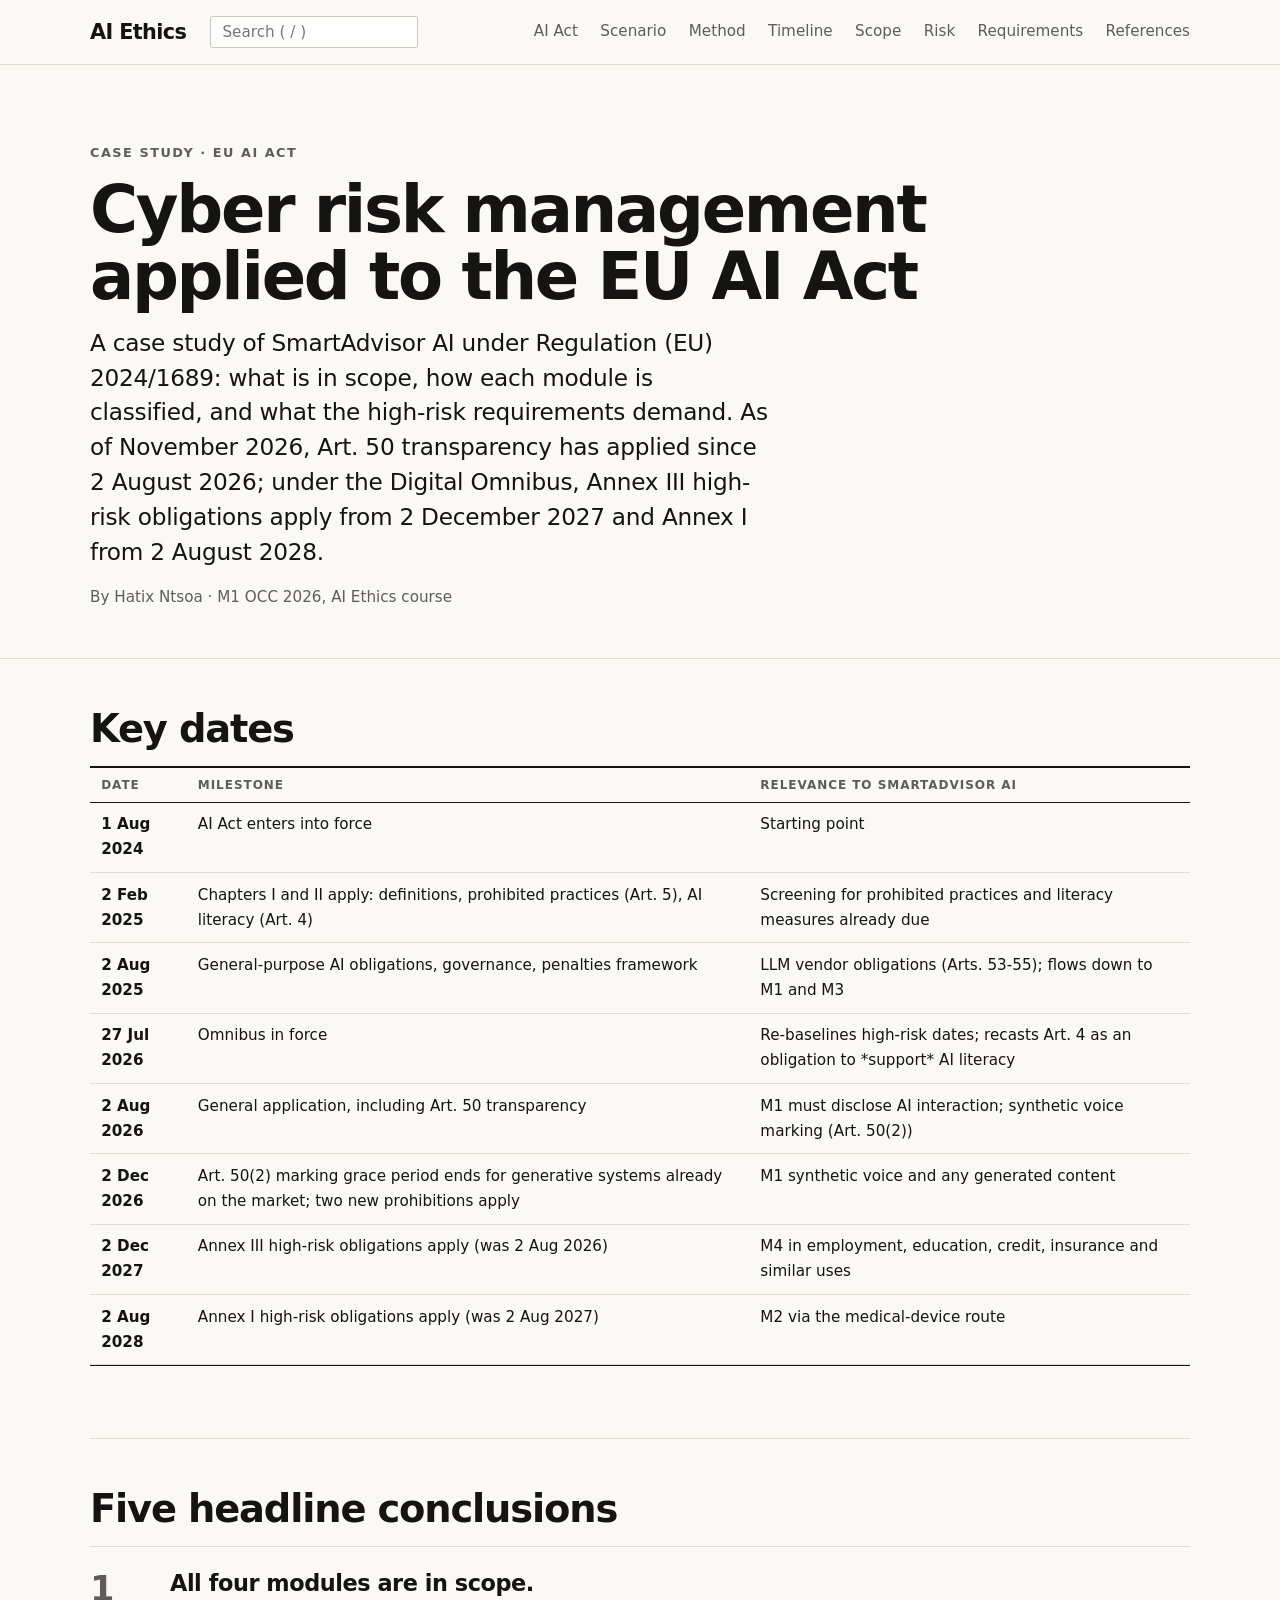
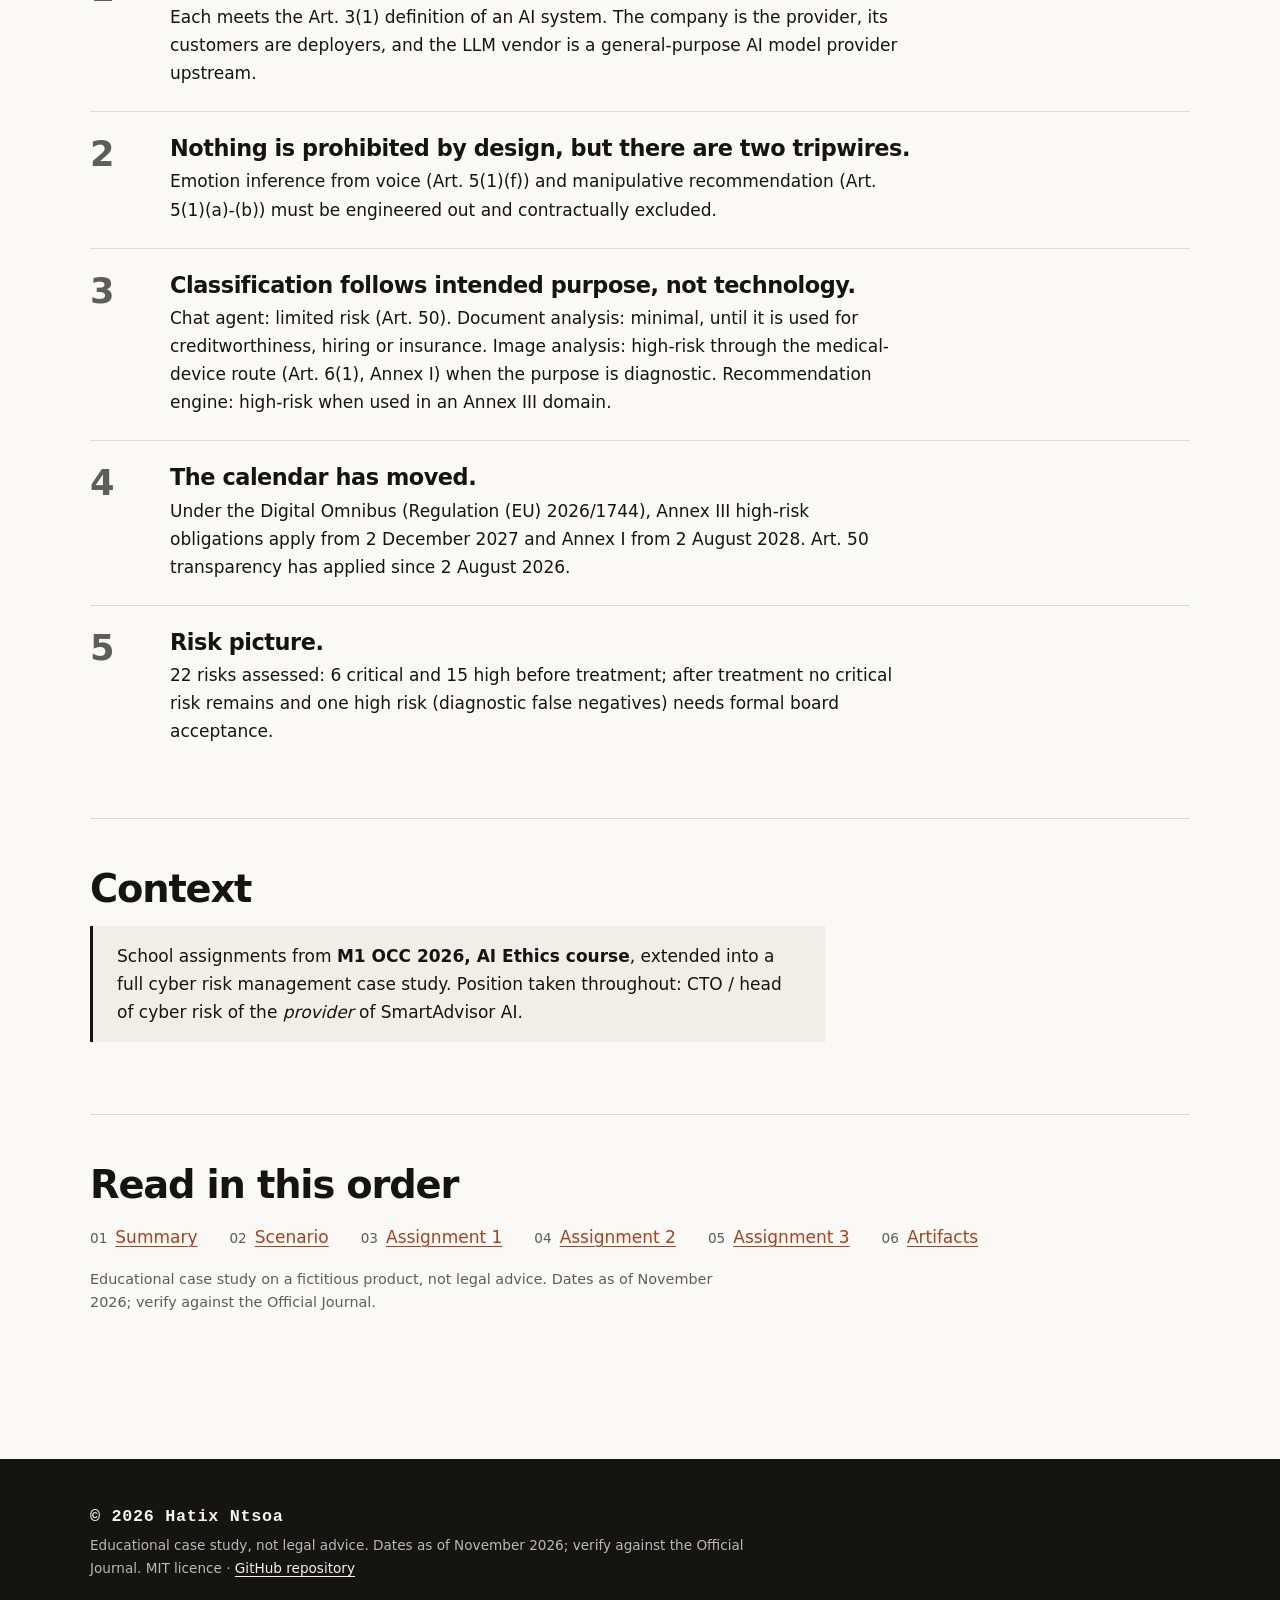
<file: website/index.html>
<!doctype html>
<html lang="en">
<head>
  <meta charset="utf-8">
  <meta name="viewport" content="width=device-width, initial-scale=1">
  <title>AI Ethics | Cyber risk management applied to the EU AI Act</title>
  <meta name="description" content="The SmartAdvisor AI case: scoping, risk classification and high-risk compliance under Regulation (EU) 2024/1689.">
  <meta property="og:title" content="AI Ethics: the SmartAdvisor AI case">
  <meta property="og:description" content="Cyber risk management applied to the EU AI Act.">
  <meta property="og:image" content="assets/og-image.svg">
  <link rel="icon" href="assets/favicon.svg" type="image/svg+xml">
  <link rel="stylesheet" href="styles/tokens.css">
  <link rel="stylesheet" href="styles/base.css">
  <link rel="stylesheet" href="styles/layout.css">
  <link rel="stylesheet" href="styles/components.css">
  <link rel="stylesheet" href="styles/pages.css">
  <link rel="stylesheet" href="styles/motion.css">
  <link rel="stylesheet" href="styles/print.css" media="print">
  <script type="application/ld+json">
  {"@context":"https://schema.org","@type":"Article","headline":"AI Ethics: cyber risk management applied to the EU AI Act","about":"Regulation (EU) 2024/1689 (EU AI Act), SmartAdvisor AI case study","author":{"@type":"Person","name":"Hatix Ntsoa"},"inLanguage":"en","license":"https://opensource.org/licenses/MIT"}
  </script>
</head>
<body>
  <a class="skip-link" href="#main">Skip to content</a>
  <div class="progress" aria-hidden="true"></div>
  <header class="site-header">
    <div class="container">
      <a class="brand" href="index.html">AI Ethics</a>
      <div class="search" id="site-search"></div>
      <nav class="nav" aria-label="Main">
        <a href="pages/ai-act-summary.html">AI Act</a>
        <a href="pages/scenario.html">Scenario</a>
        <a href="pages/methodology.html">Method</a>
        <a href="pages/timeline.html">Timeline</a>
        <a href="pages/assignment-1.html">Scope</a>
        <a href="pages/assignment-2.html">Risk</a>
        <a href="pages/assignment-3.html">Requirements</a>
        <a href="pages/references.html">References</a>
      </nav>
    </div>
  </header>
  <main id="main">
    <section class="hero">
      <div class="container">
        <p class="eyebrow">Case study · EU AI Act</p>
        <h1>Cyber risk management applied to the EU AI Act</h1>
        <p class="lead">A case study of SmartAdvisor AI under Regulation (EU) 2024/1689: what is in scope, how each module is classified, and what the high-risk requirements demand. As of November 2026, Art. 50 transparency has applied since 2 August 2026; under the Digital Omnibus, Annex III high-risk obligations apply from 2 December 2027 and Annex I from 2 August 2028.</p>
        <p class="byline">By Hatix Ntsoa · M1 OCC 2026, AI Ethics course</p>
      </div>
    </section>
    <div class="container">
      <section aria-labelledby="h-dates">
        <h2 id="h-dates">Key dates</h2>
        <div class="table-wrap" id="key-dates"></div>
      </section>
      <section aria-labelledby="h-conclusions">
        <h2 id="h-conclusions">Five headline conclusions</h2>
        <div id="conclusions"></div>
      </section>
      <section aria-labelledby="h-context">
        <h2 id="h-context">Context</h2>
        <p class="banner reveal">School assignments from <strong>M1 OCC 2026, AI Ethics course</strong>, extended into a full cyber risk management case study. Position taken throughout: CTO / head of cyber risk of the <em>provider</em> of SmartAdvisor AI.</p>
      </section>
      <section aria-labelledby="h-path">
        <h2 id="h-path">Read in this order</h2>
        <ol class="path">
          <li><a href="pages/ai-act-summary.html">Summary</a></li>
          <li><a href="pages/scenario.html">Scenario</a></li>
          <li><a href="pages/assignment-1.html">Assignment 1</a></li>
          <li><a href="pages/assignment-2.html">Assignment 2</a></li>
          <li><a href="pages/assignment-3.html">Assignment 3</a></li>
          <li><a href="pages/assignment-3.html#artifacts">Artifacts</a></li>
        </ol>
        <p class="disclaimer">Educational case study on a fictitious product, not legal advice. Dates as of November 2026; verify against the Official Journal.</p>
      </section>
    </div>
  </main>
  <footer class="site-footer">
    <div class="container">
      <p class="copyright">© <span data-year>2026</span> Hatix Ntsoa</p>
      <p class="legal">Educational case study, not legal advice. Dates as of November 2026; verify against the Official Journal.
        MIT licence · <a href="https://github.com/hatixntsoa/ai.ethics">GitHub repository</a></p>
    </div>
  </footer>
  <script type="module" src="scripts/main.js"></script>
  <script type="module" src="scripts/animations/home.js"></script>
</body>
</html>
</file>
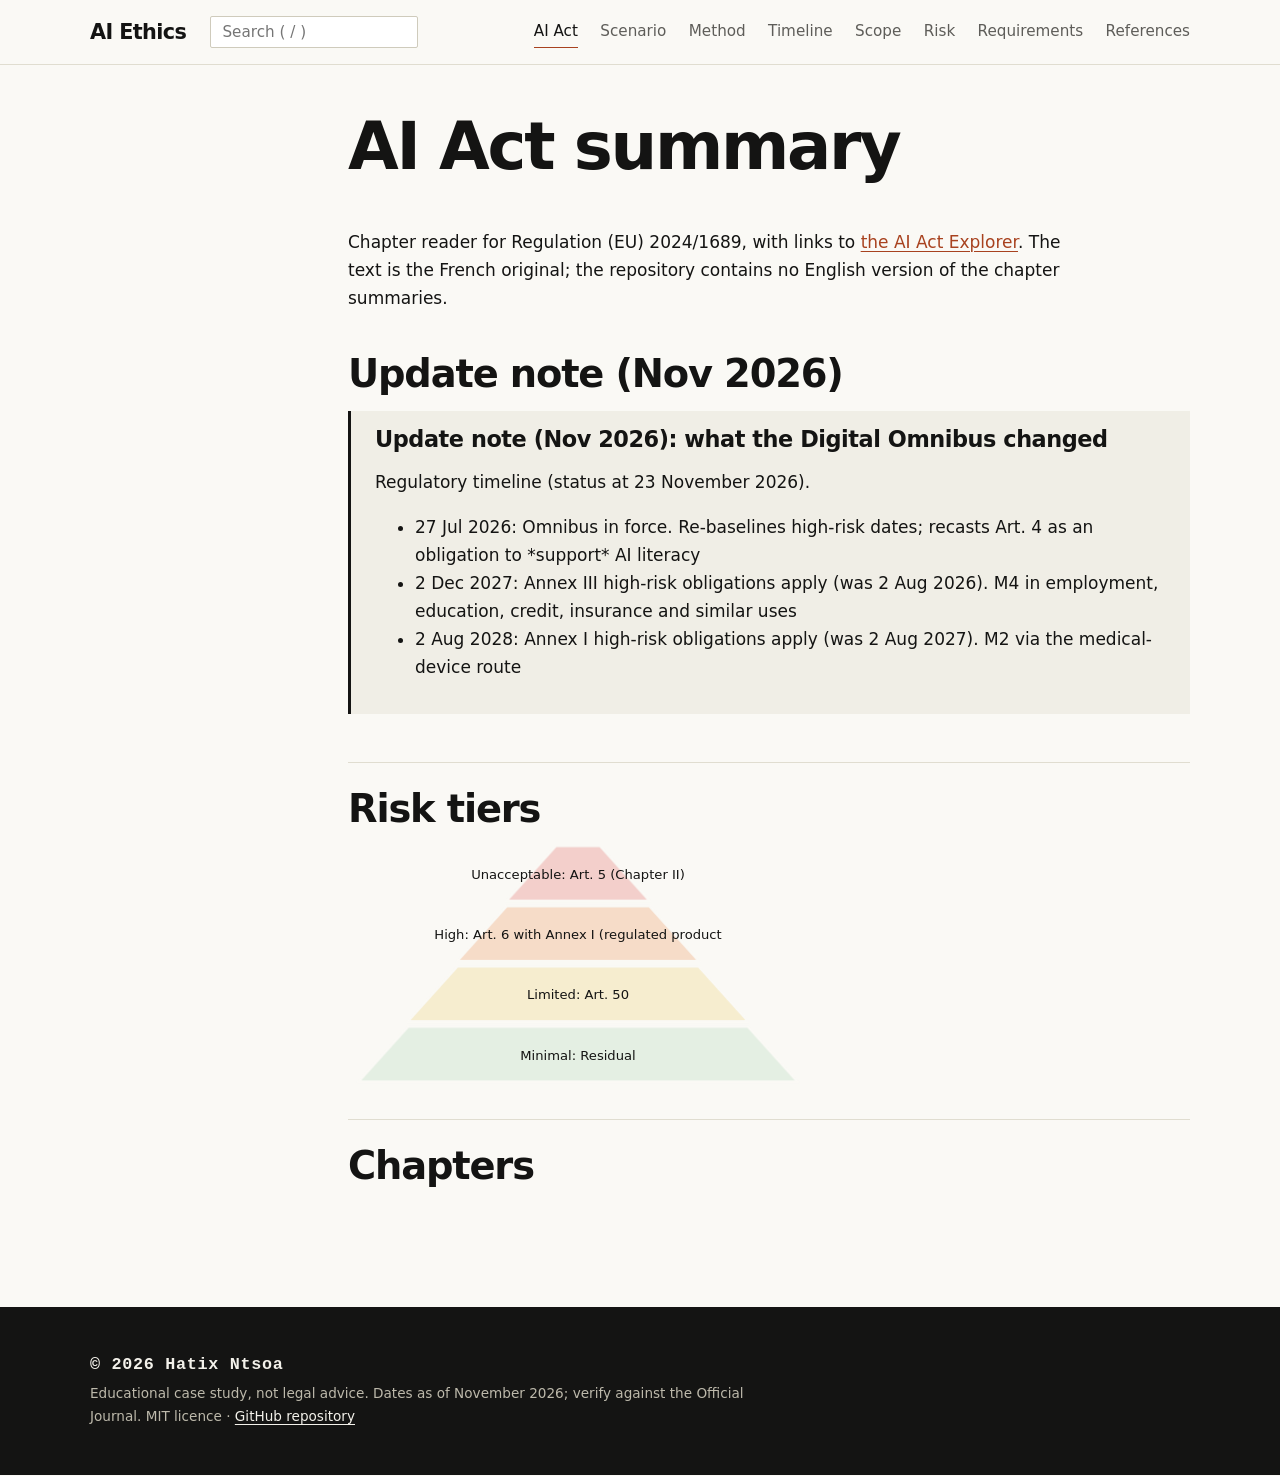
<file: website/pages/ai-act-summary.html>
<!doctype html>
<html lang="en">
<head>
  <meta charset="utf-8">
  <meta name="viewport" content="width=device-width, initial-scale=1">
  <title>AI Act summary | AI Ethics</title>
  <meta name="description" content="Chapter-by-chapter summary of Regulation (EU) 2024/1689 with checklists, in the French original.">
  <link rel="icon" href="../assets/favicon.svg" type="image/svg+xml">
  <link rel="stylesheet" href="../styles/tokens.css">
  <link rel="stylesheet" href="../styles/base.css">
  <link rel="stylesheet" href="../styles/layout.css">
  <link rel="stylesheet" href="../styles/components.css">
  <link rel="stylesheet" href="../styles/pages.css">
  <link rel="stylesheet" href="../styles/motion.css">
  <link rel="stylesheet" href="../styles/print.css" media="print">
</head>
<body>
  <a class="skip-link" href="#main">Skip to content</a>
  <div class="progress" aria-hidden="true"></div>
  <header class="site-header" id="site-header"></header>
  <main id="main"><div class="container doc-layout"><aside class="toc" id="toc"></aside><div class="doc-main">
    <h1>AI Act summary</h1>
    <p>Chapter reader for Regulation (EU) 2024/1689, with links to
      <a href="https://artificialintelligenceact.eu/ai-act-explorer">the AI Act Explorer</a>. The text is the French original; the repository contains no English version of the chapter summaries.</p>
    <section aria-labelledby="h-update"><h2 id="h-update">Update note (Nov 2026)</h2><div class="banner" id="update-note"></div></section>
    <section aria-labelledby="h-pyramid"><h2 id="h-pyramid">Risk tiers</h2><div id="pyramid"></div></section>
    <section aria-labelledby="h-chapters"><h2 id="h-chapters">Chapters</h2><div id="reader" lang="fr"></div></section>
  </div></div></main>
  <footer class="site-footer" id="site-footer"></footer>
  <script type="module" src="../scripts/main.js"></script>
  <script type="module" src="../scripts/aiActSummary.js"></script>
</body>
</html>
</file>
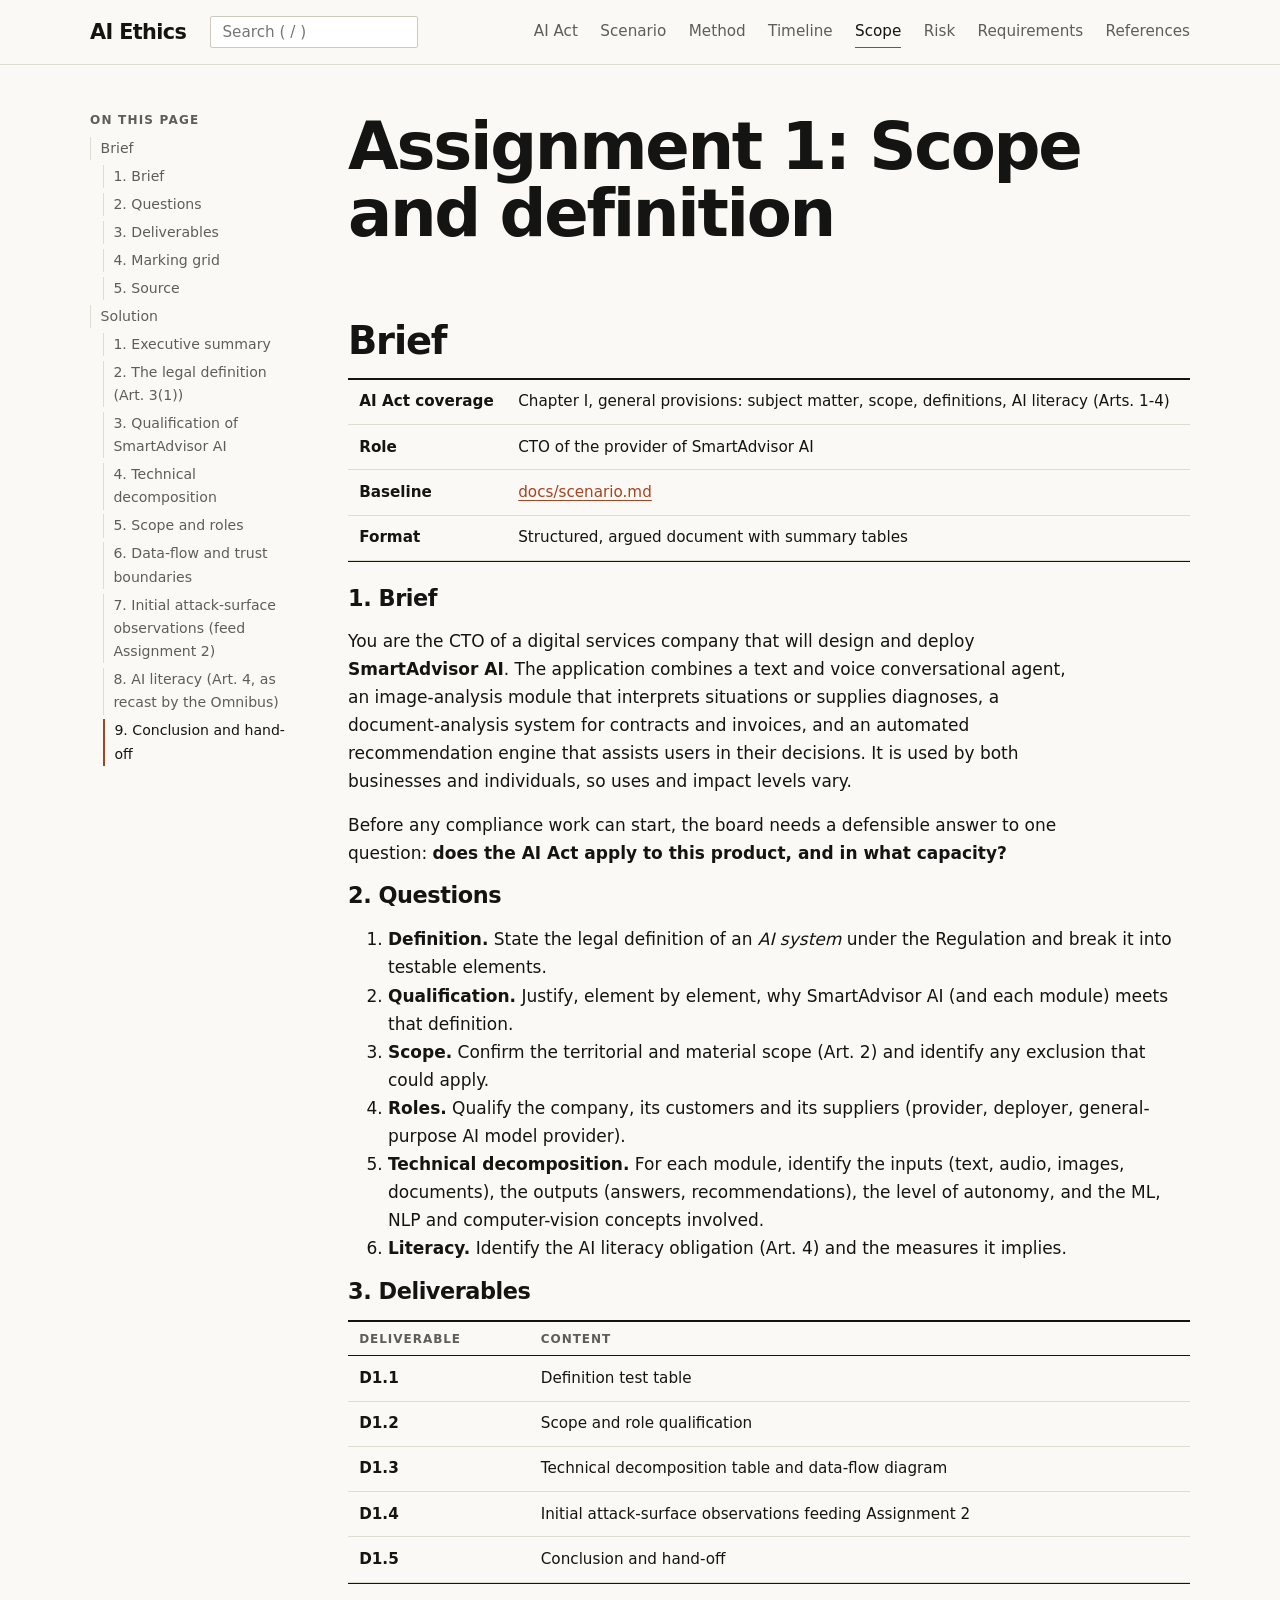
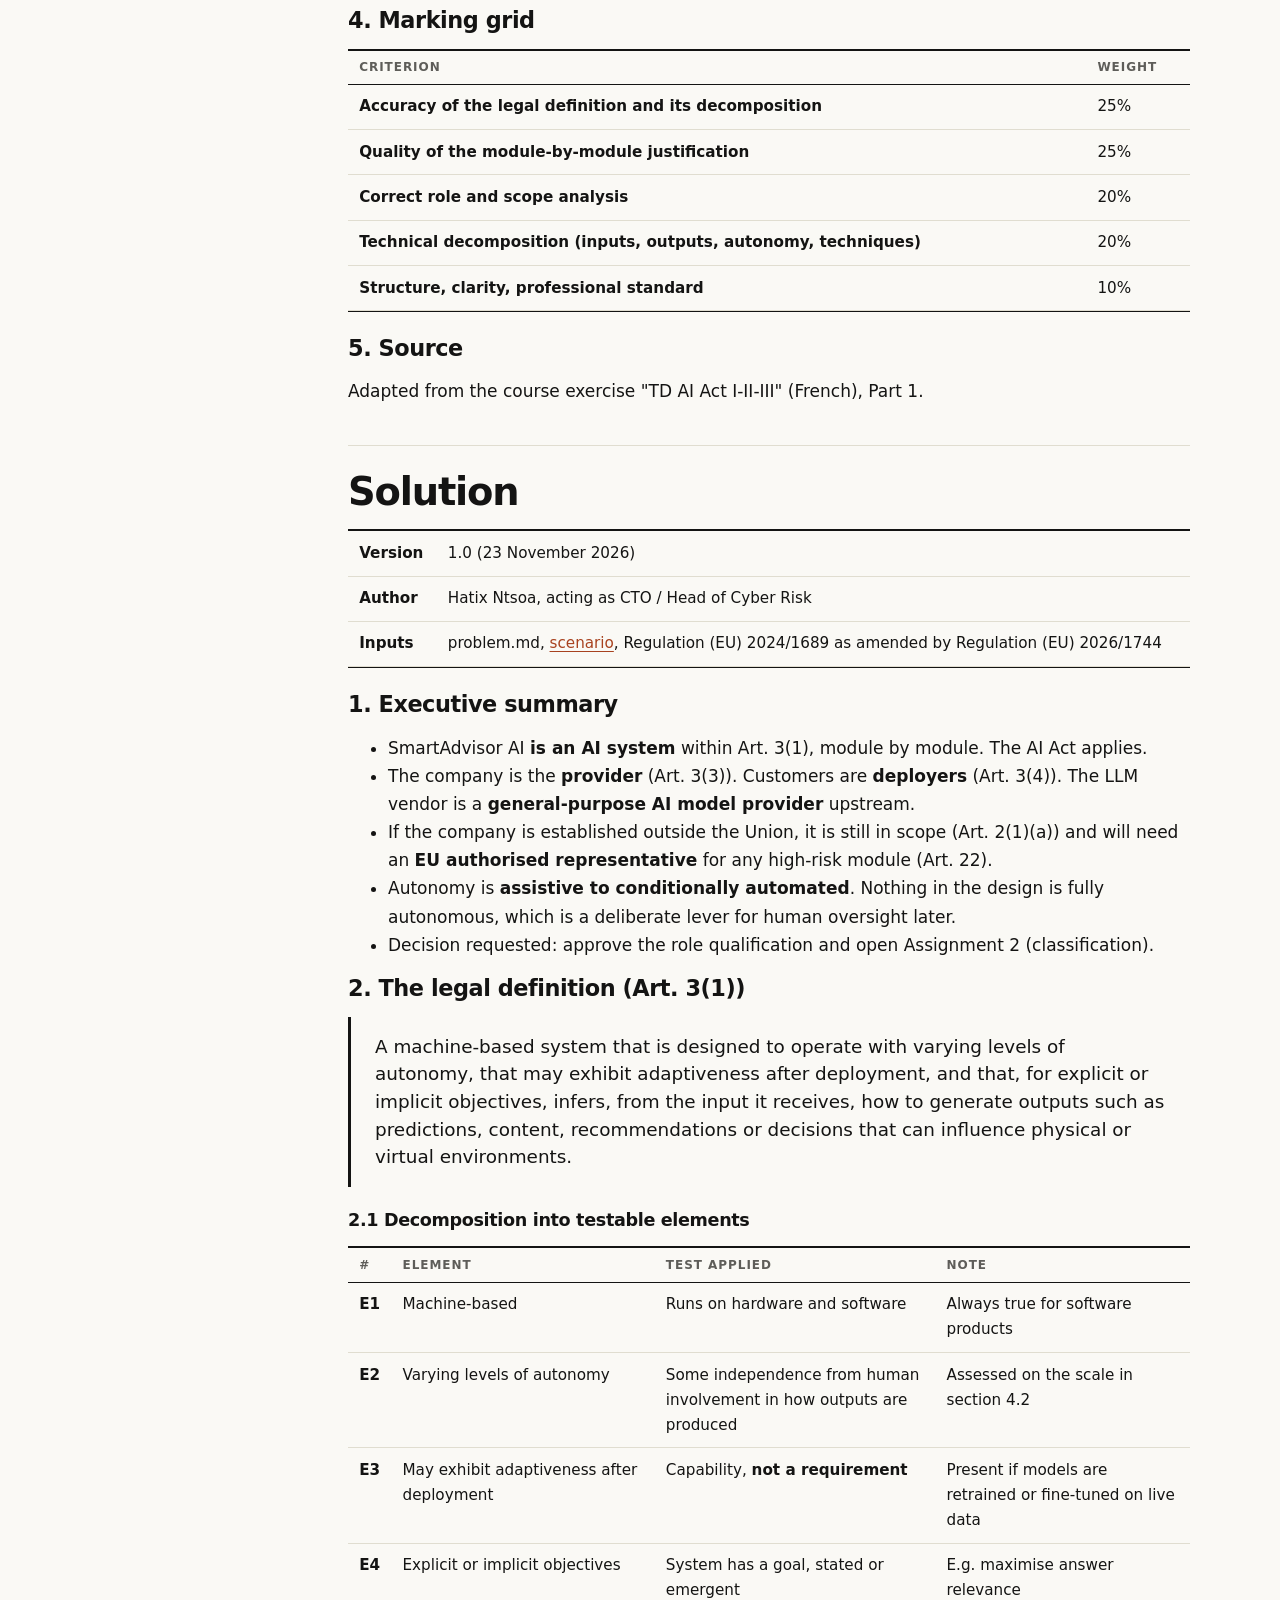
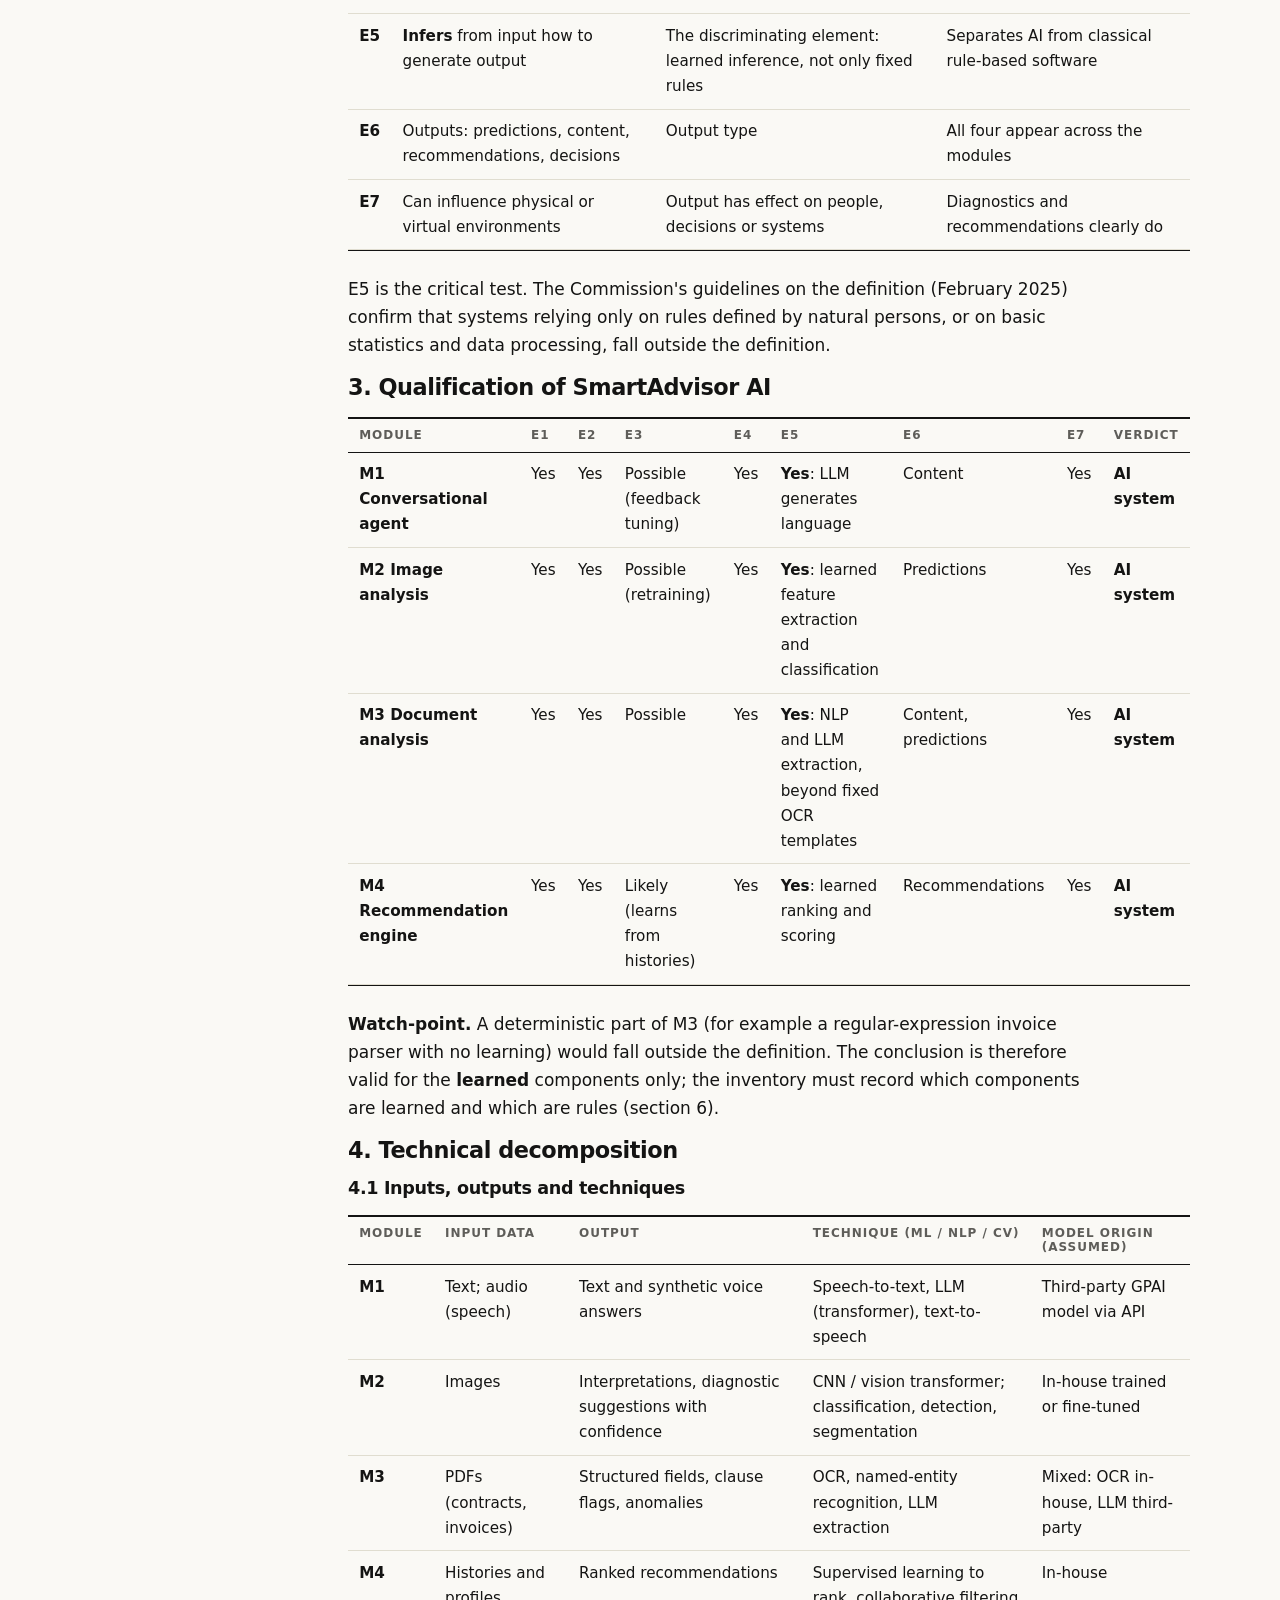
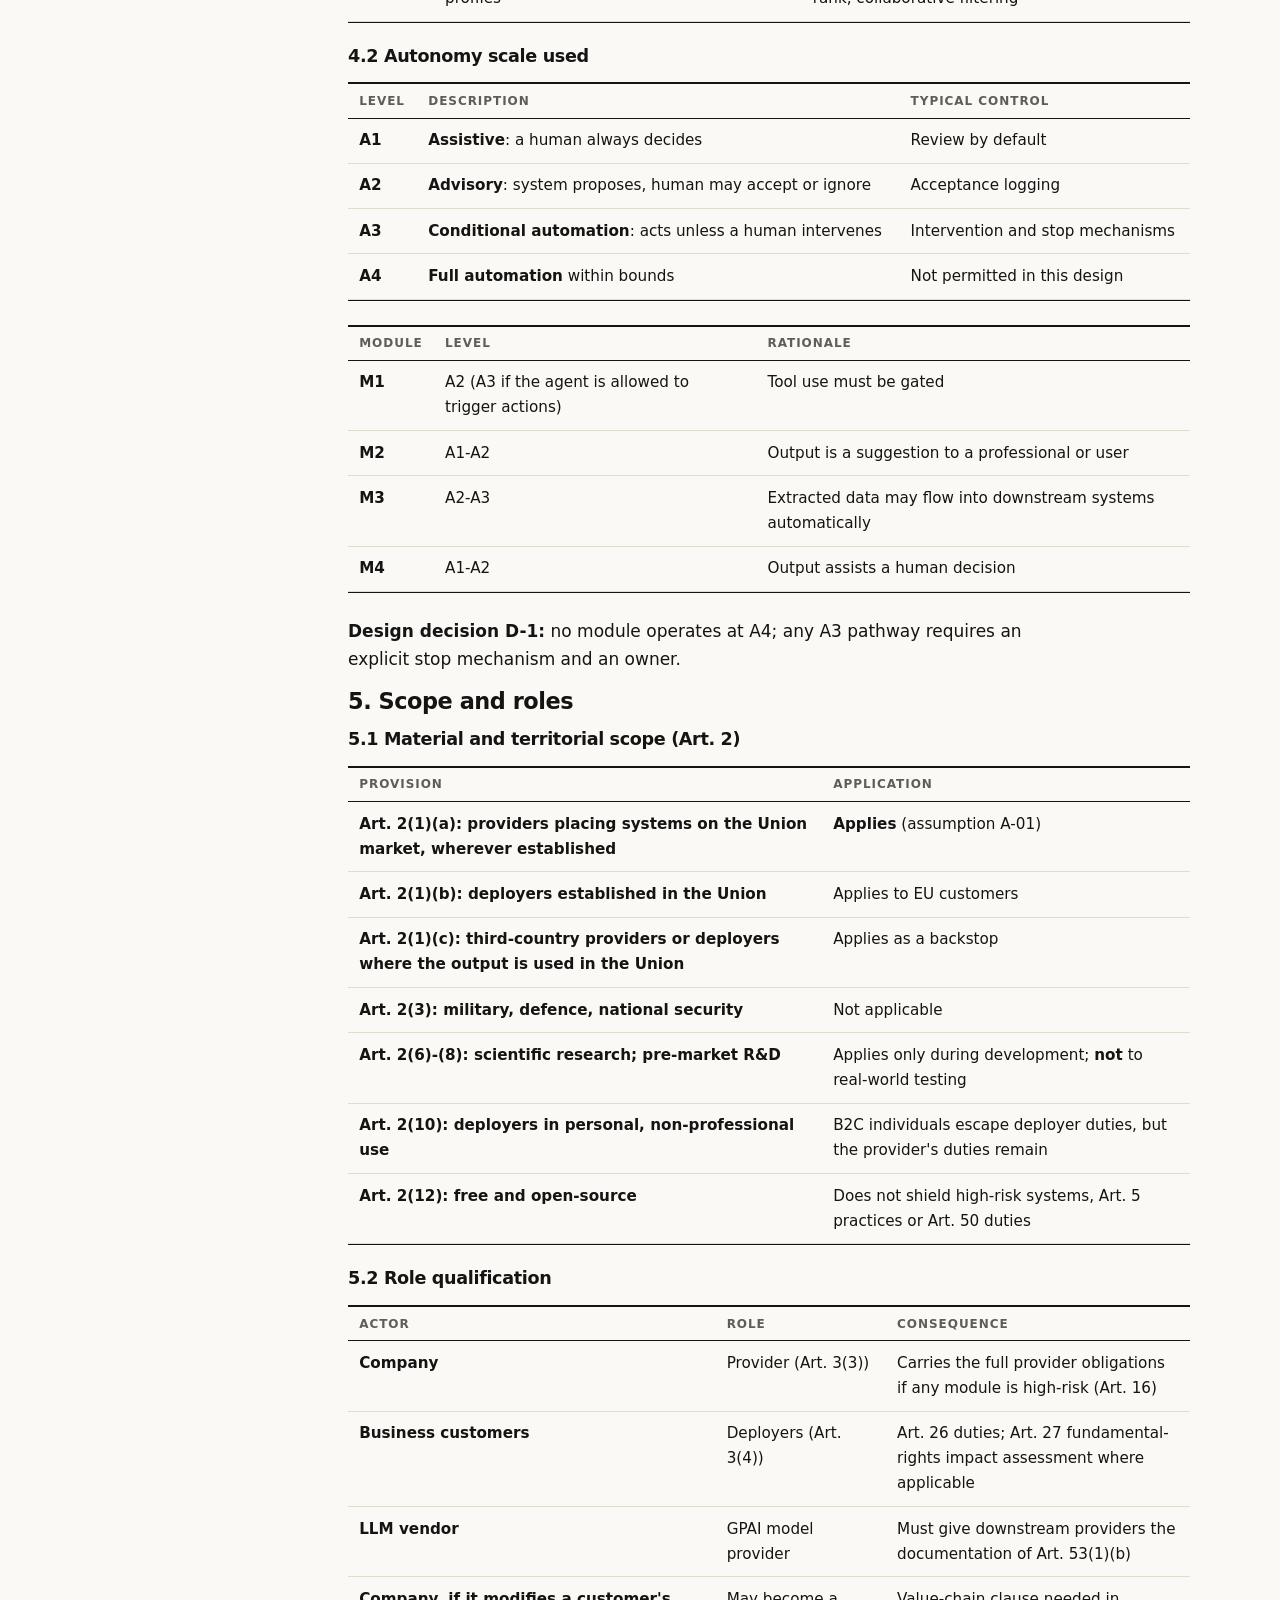
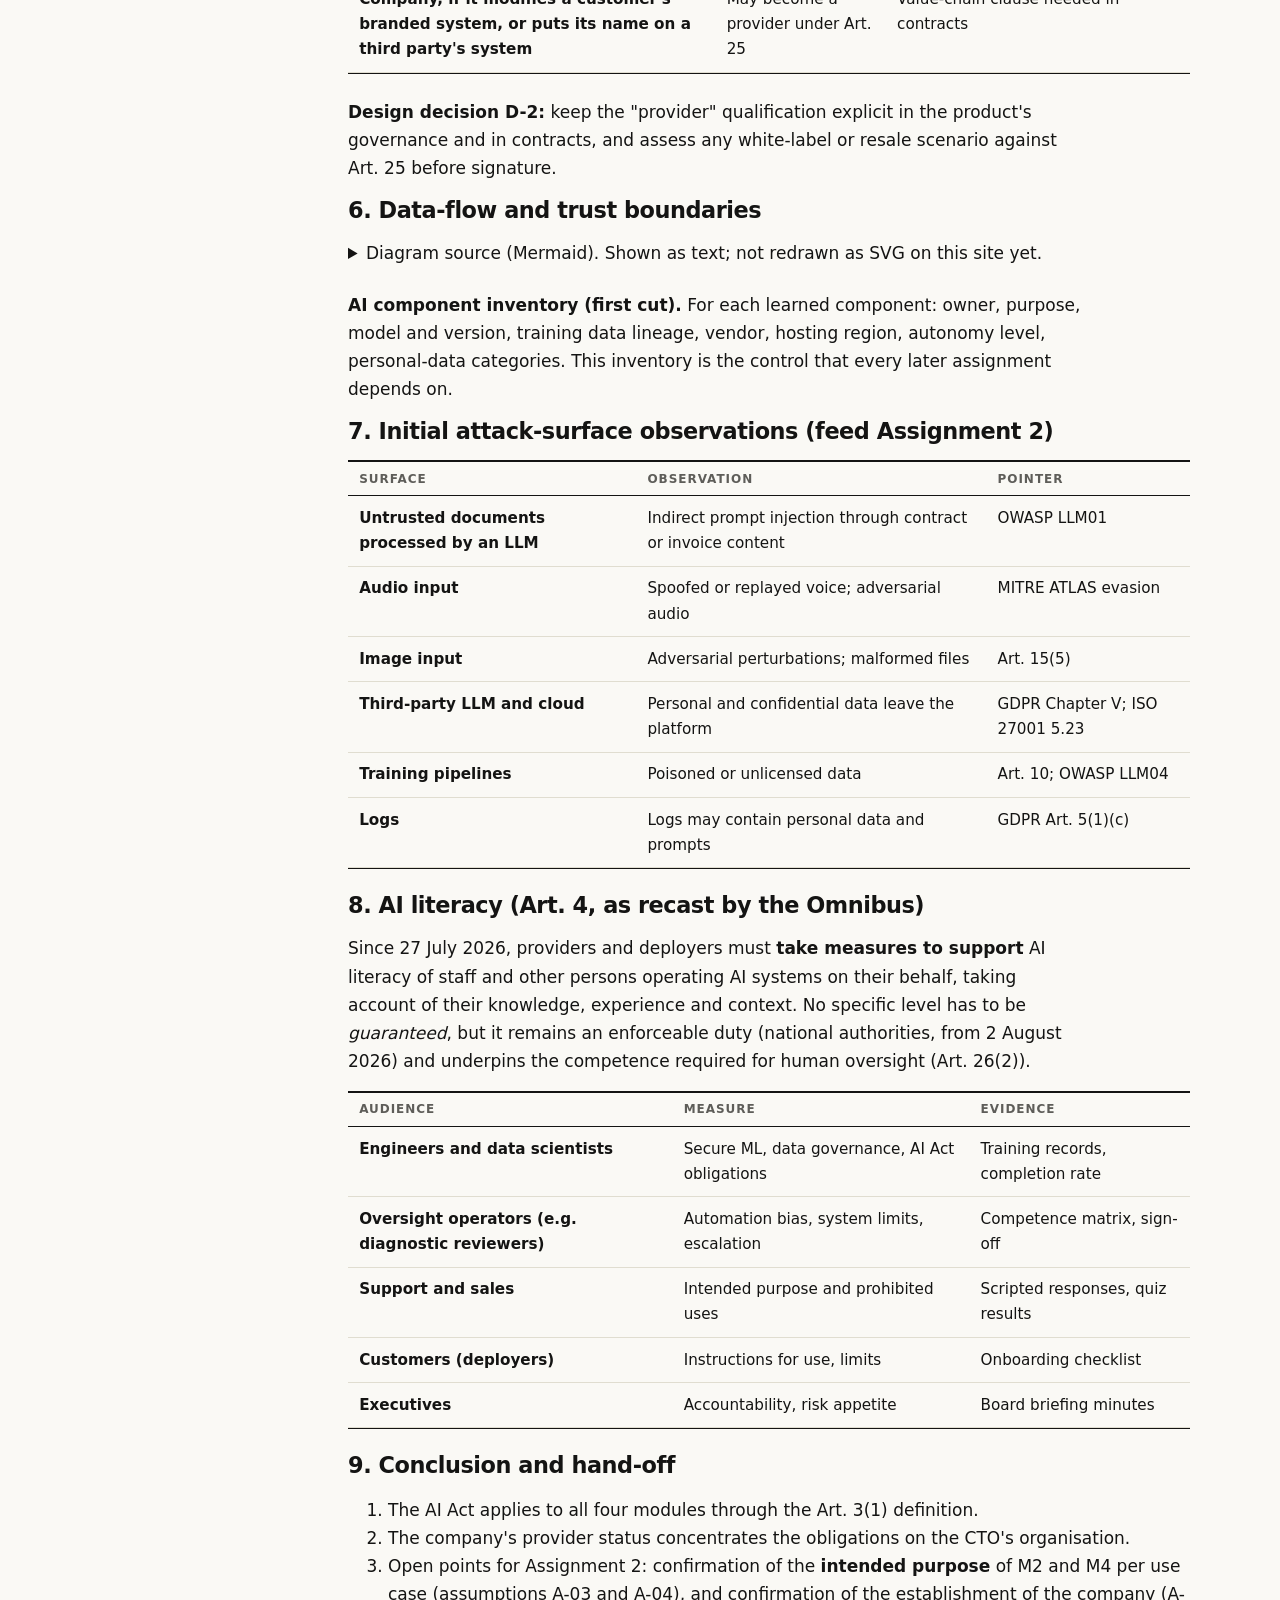
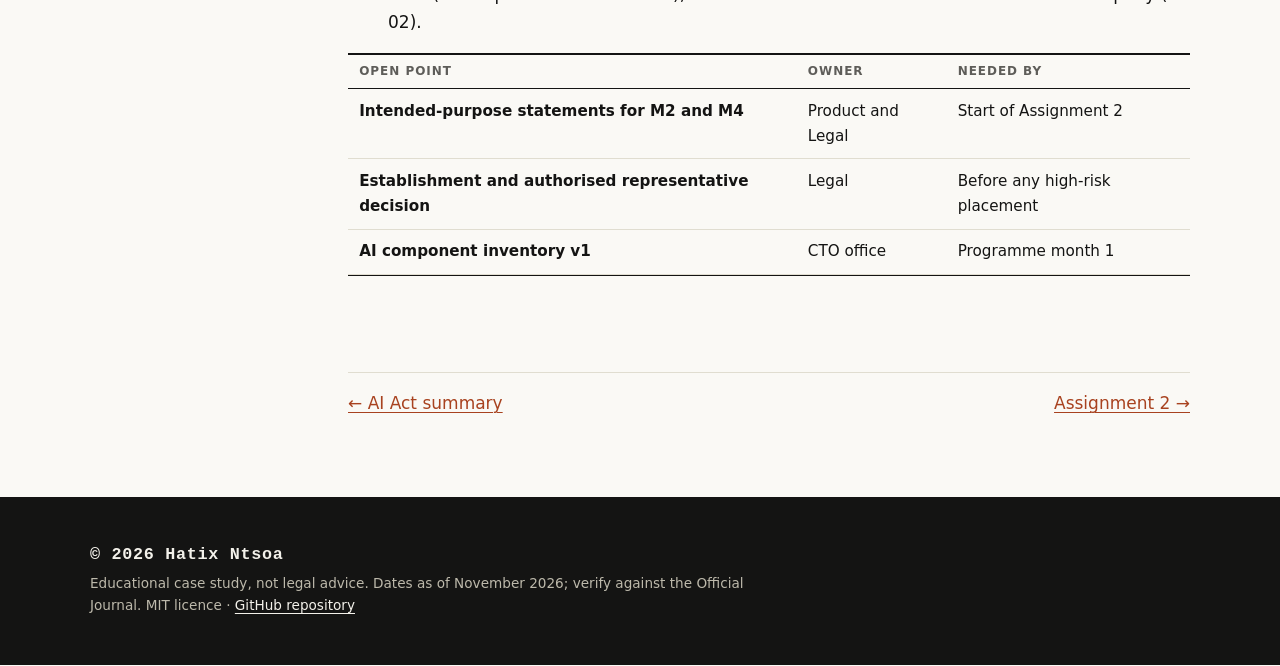
<file: website/pages/assignment-1.html>
<!doctype html>
<html lang="en">
<head>
  <meta charset="utf-8">
  <meta name="viewport" content="width=device-width, initial-scale=1">
  <title>Assignment 1: Scope and definition | AI Ethics</title>
  <meta name="description" content="Brief and solution: Art. 3(1) definition, qualification of the four modules, roles and data flows.">
  <link rel="icon" href="../assets/favicon.svg" type="image/svg+xml">
  <link rel="stylesheet" href="../styles/tokens.css">
  <link rel="stylesheet" href="../styles/base.css">
  <link rel="stylesheet" href="../styles/layout.css">
  <link rel="stylesheet" href="../styles/components.css">
  <link rel="stylesheet" href="../styles/pages.css">
  <link rel="stylesheet" href="../styles/motion.css">
  <link rel="stylesheet" href="../styles/print.css" media="print">
</head>
<body>
  <a class="skip-link" href="#main">Skip to content</a>
  <div class="progress" aria-hidden="true"></div>
  <header class="site-header" id="site-header"></header>
  <main id="main"><div class="container doc-layout"><aside class="toc" id="toc"></aside><div class="doc-main">
    <h1>Assignment 1: Scope and definition</h1>
    <div id="doc"></div>
  </div></div></main>
  <footer class="site-footer" id="site-footer"></footer>
  <script type="module" src="../scripts/main.js"></script>
  <script type="module" src="../scripts/animations/assignment-1.js"></script>
</body>
</html>
</file>
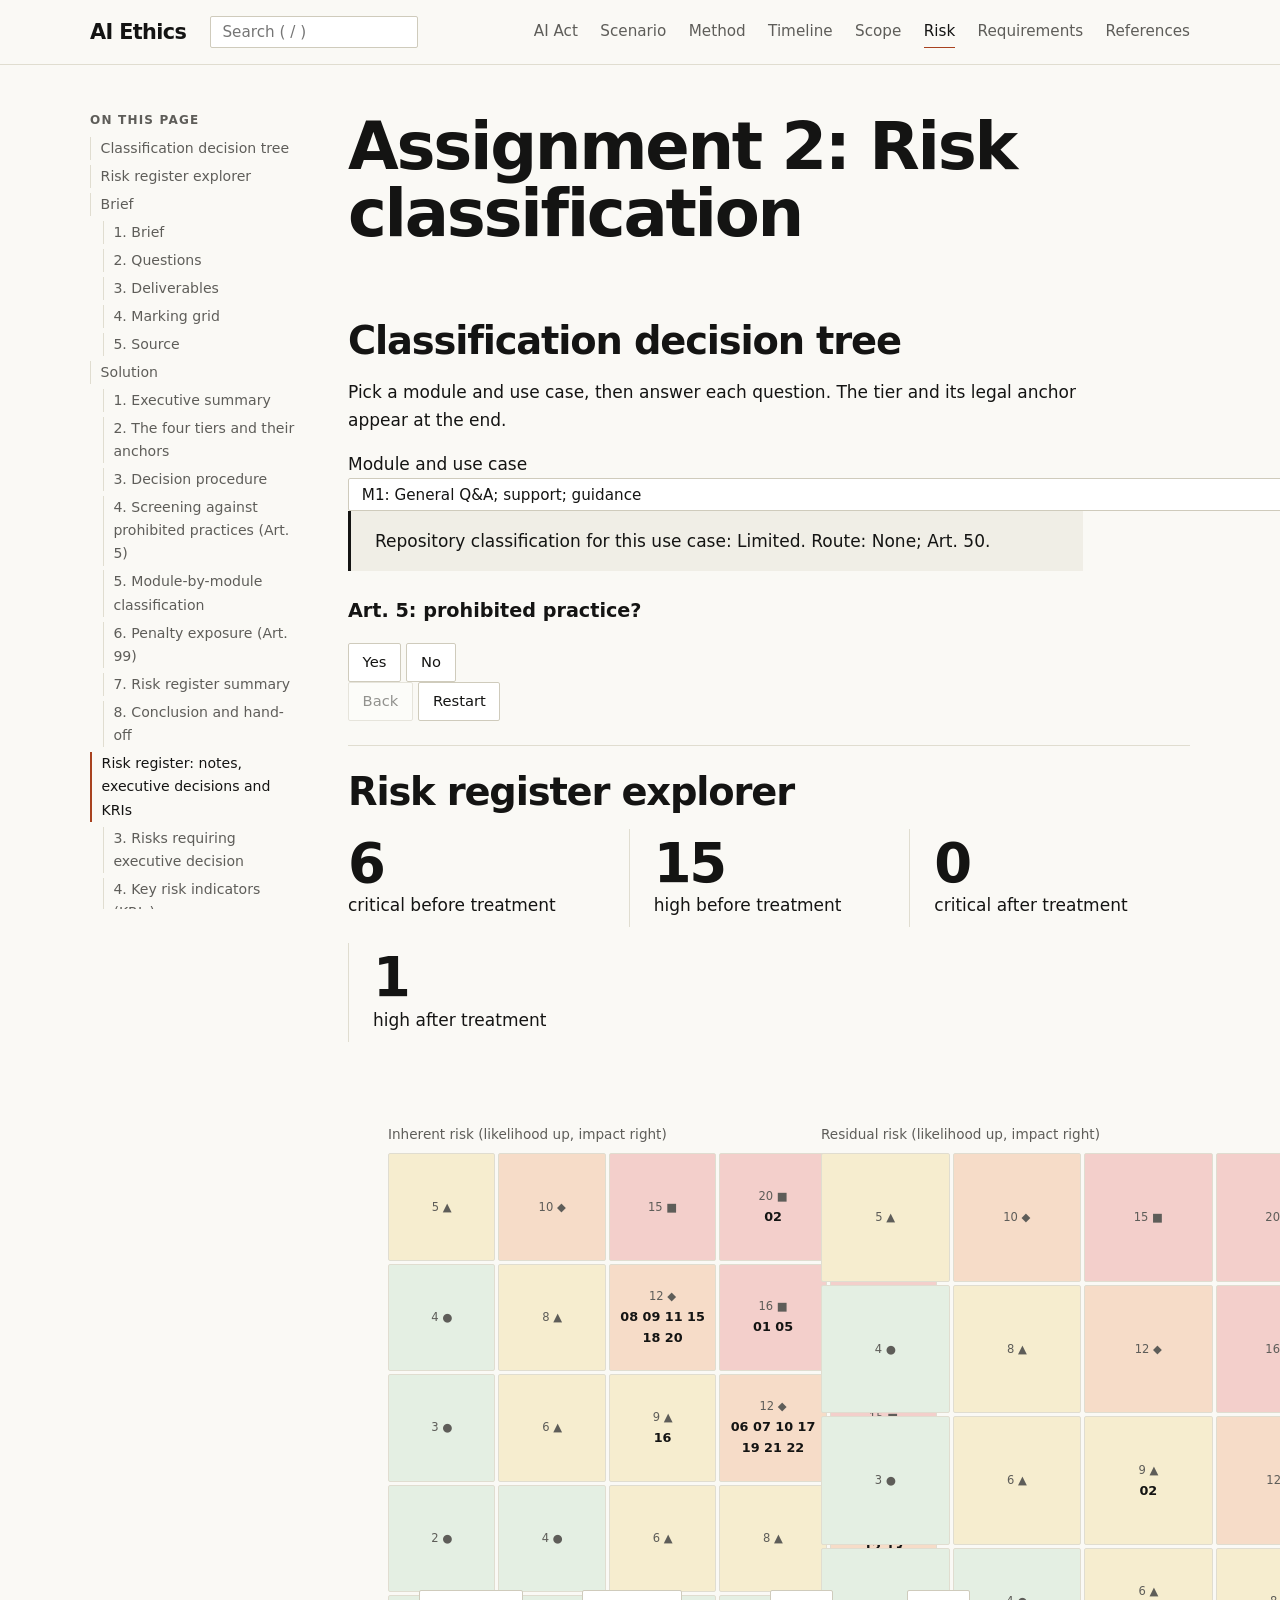
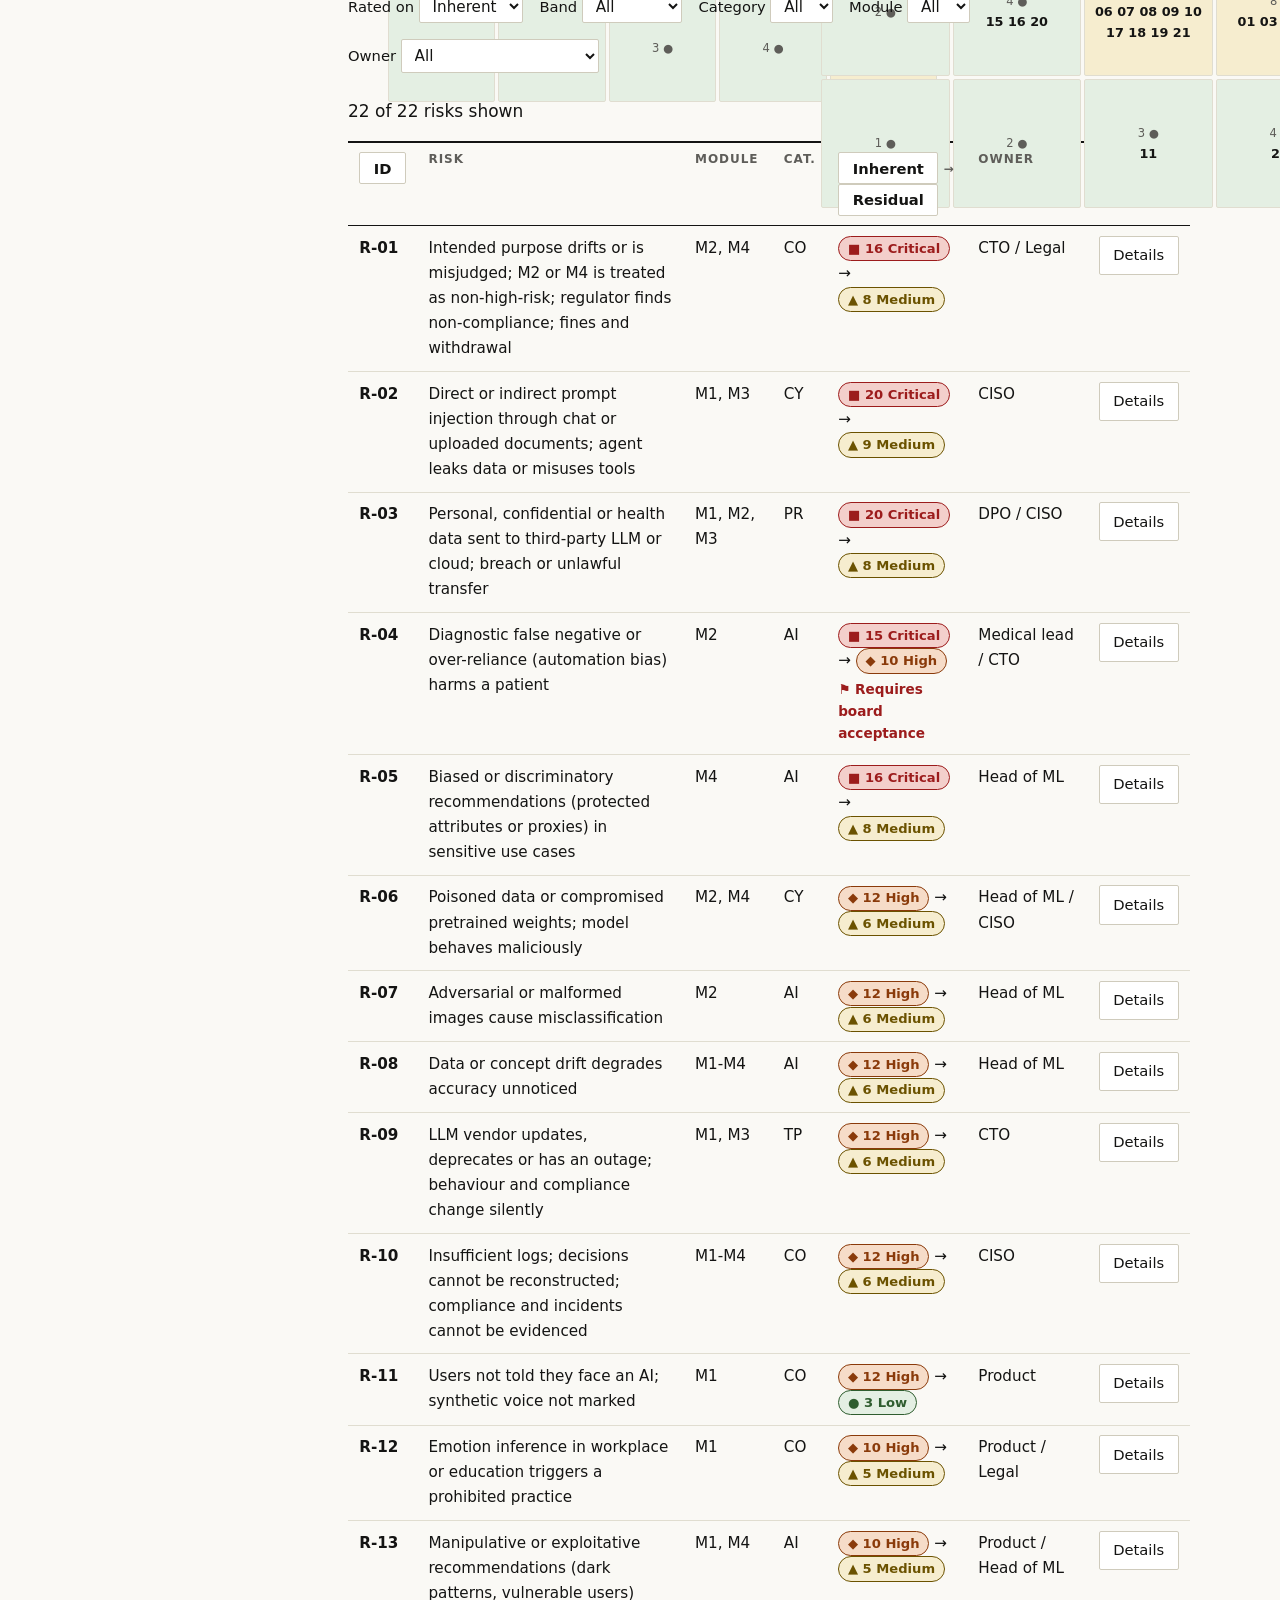
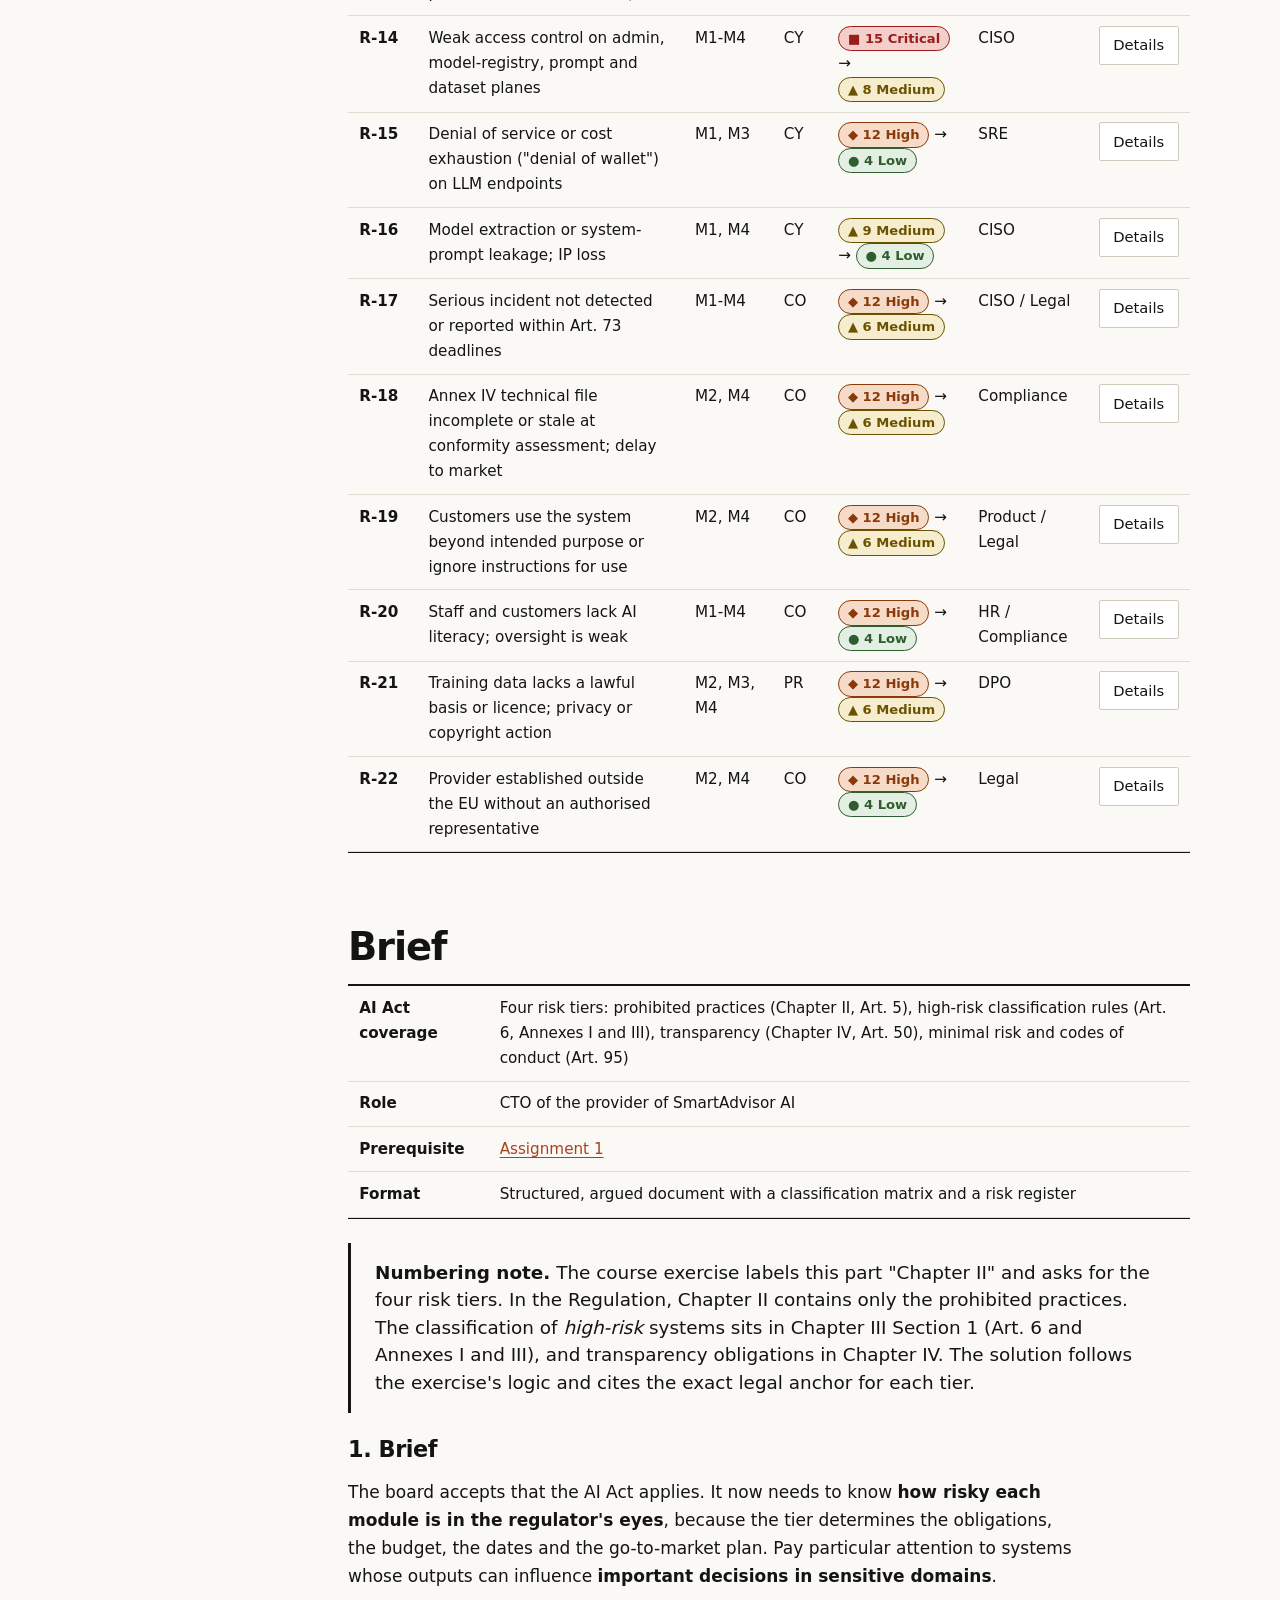
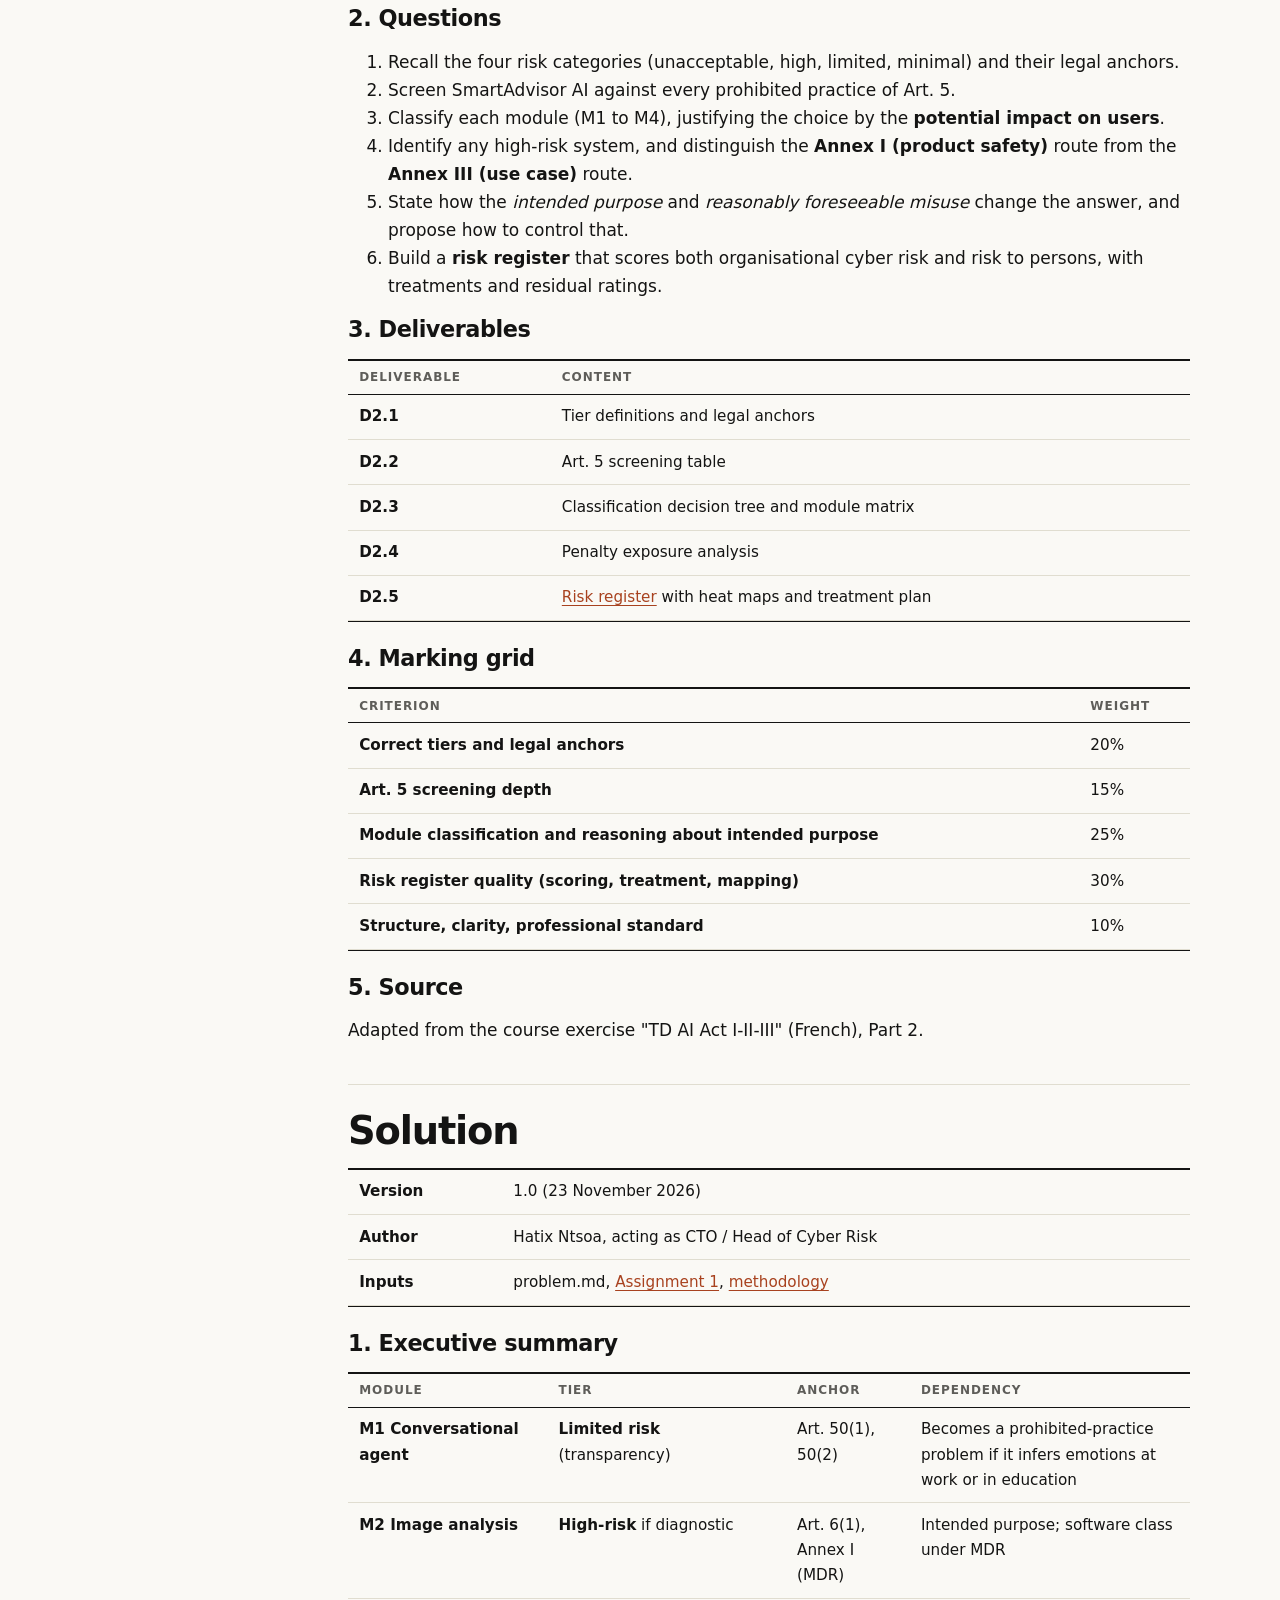
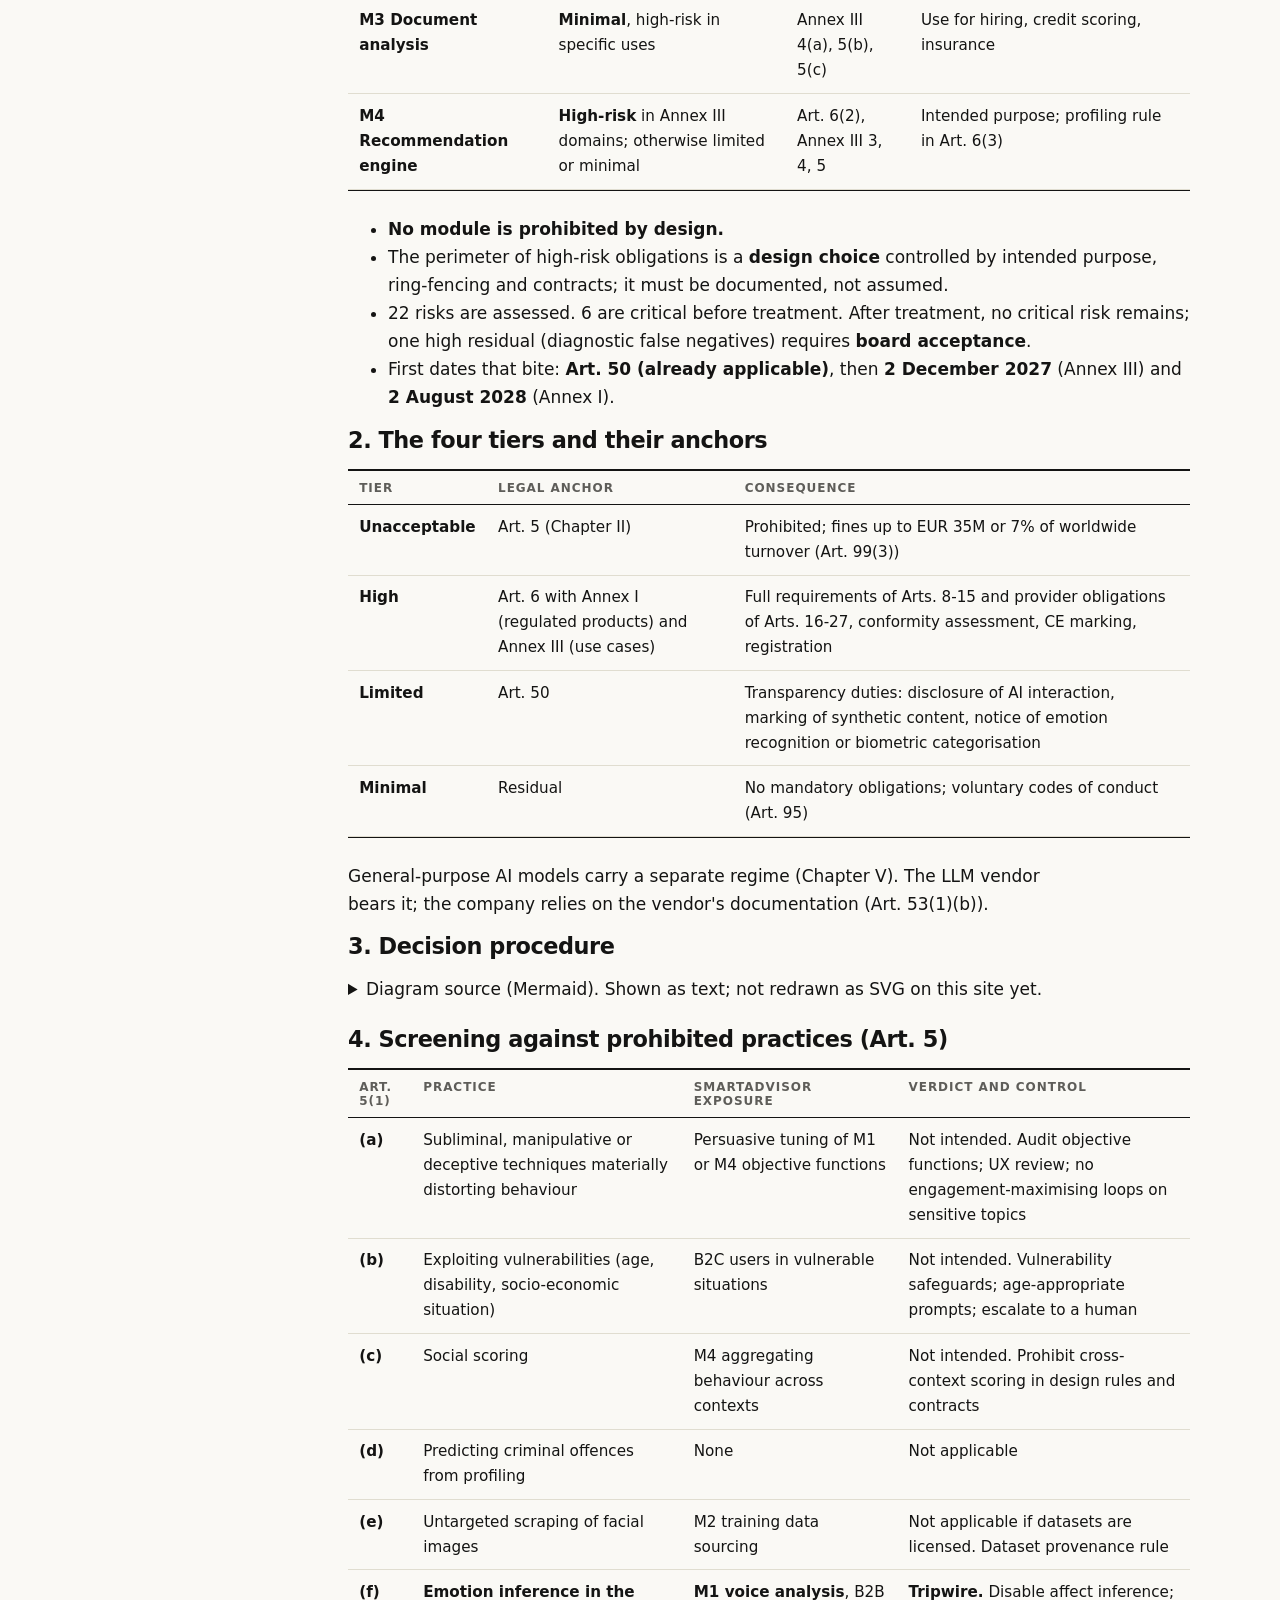
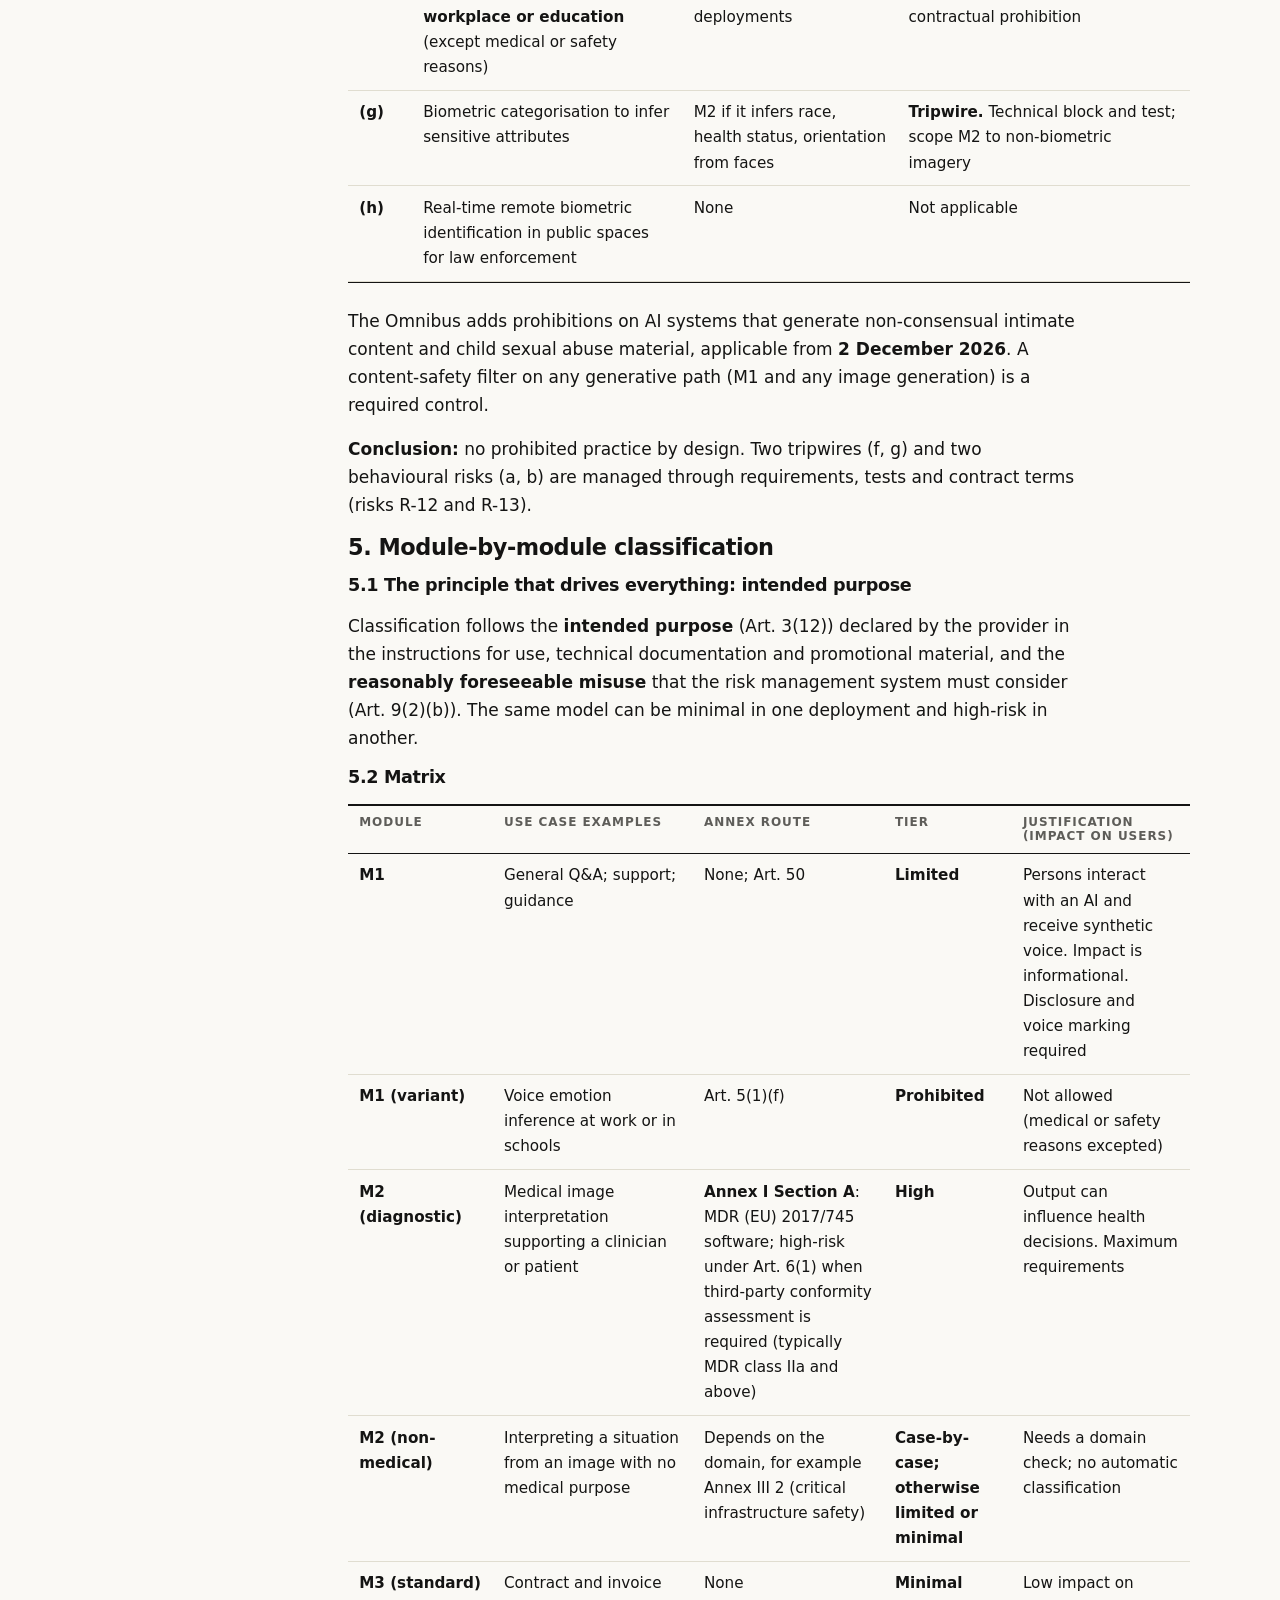
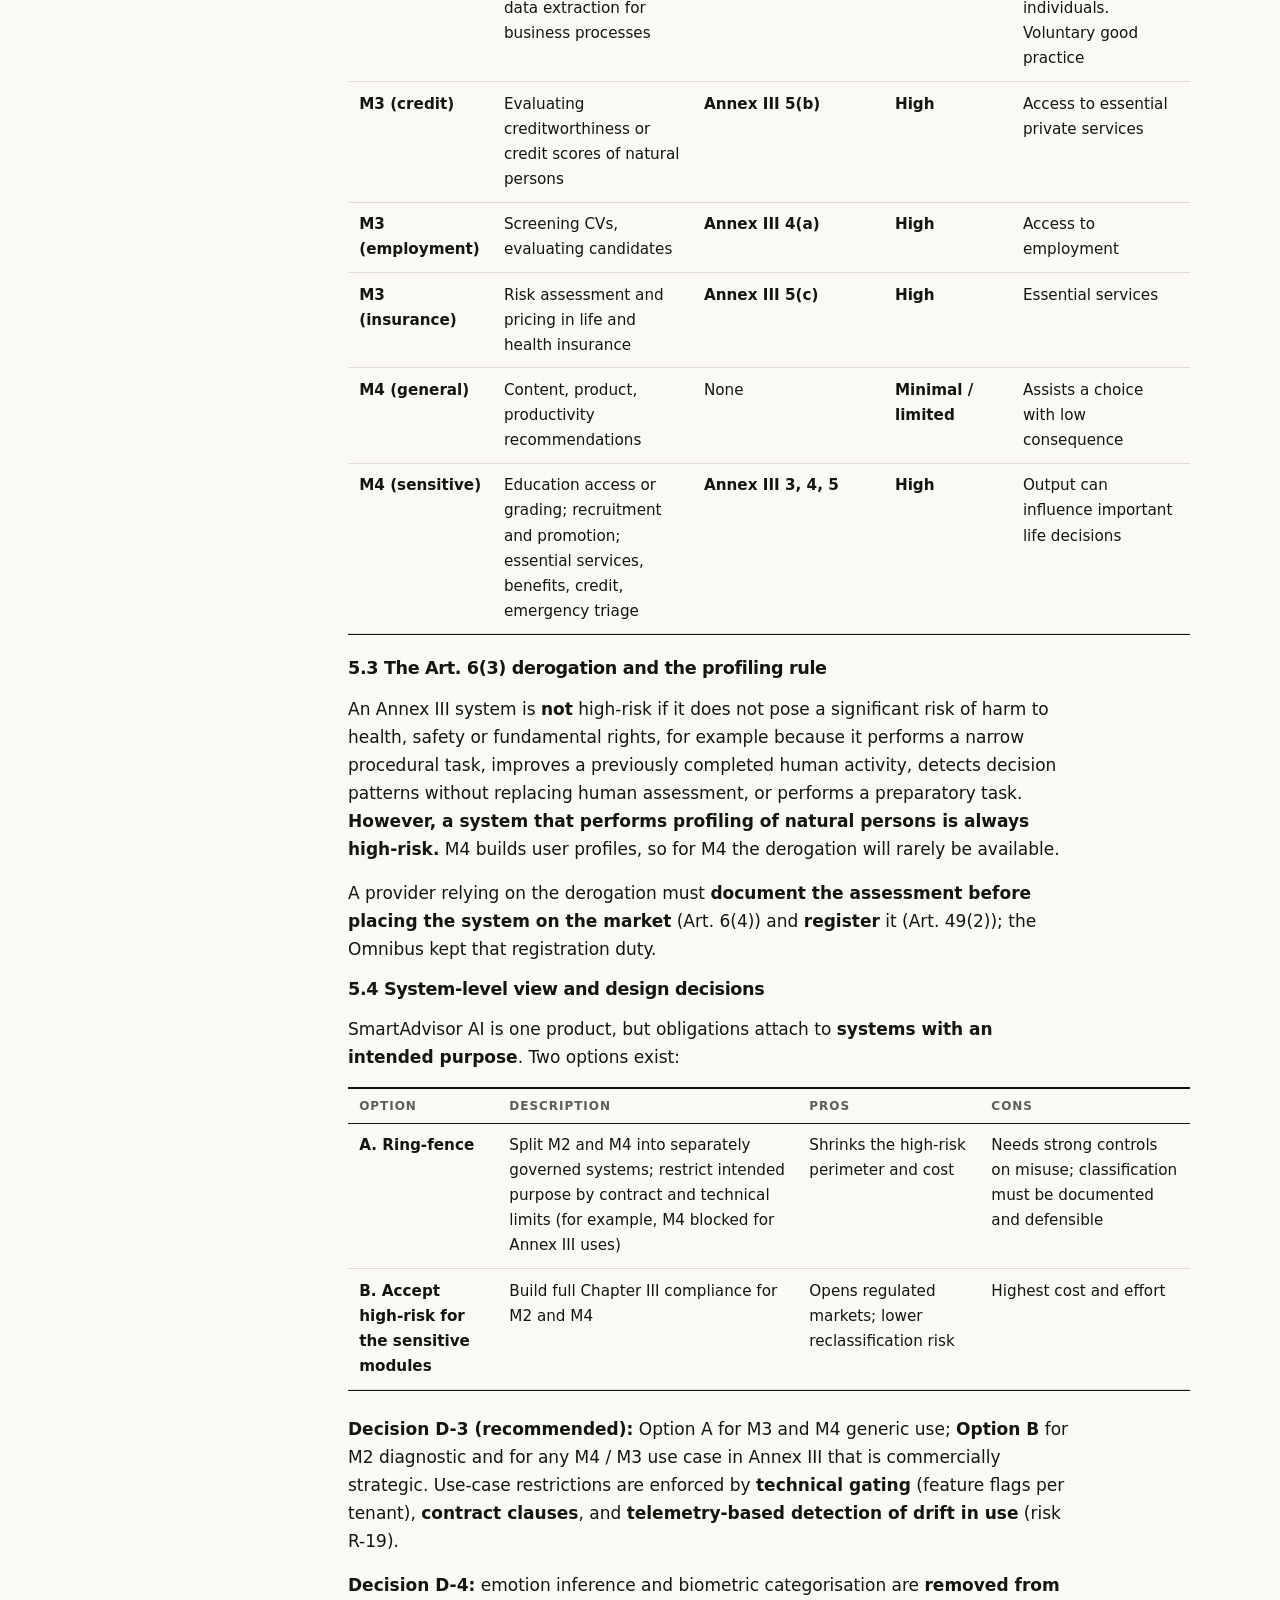
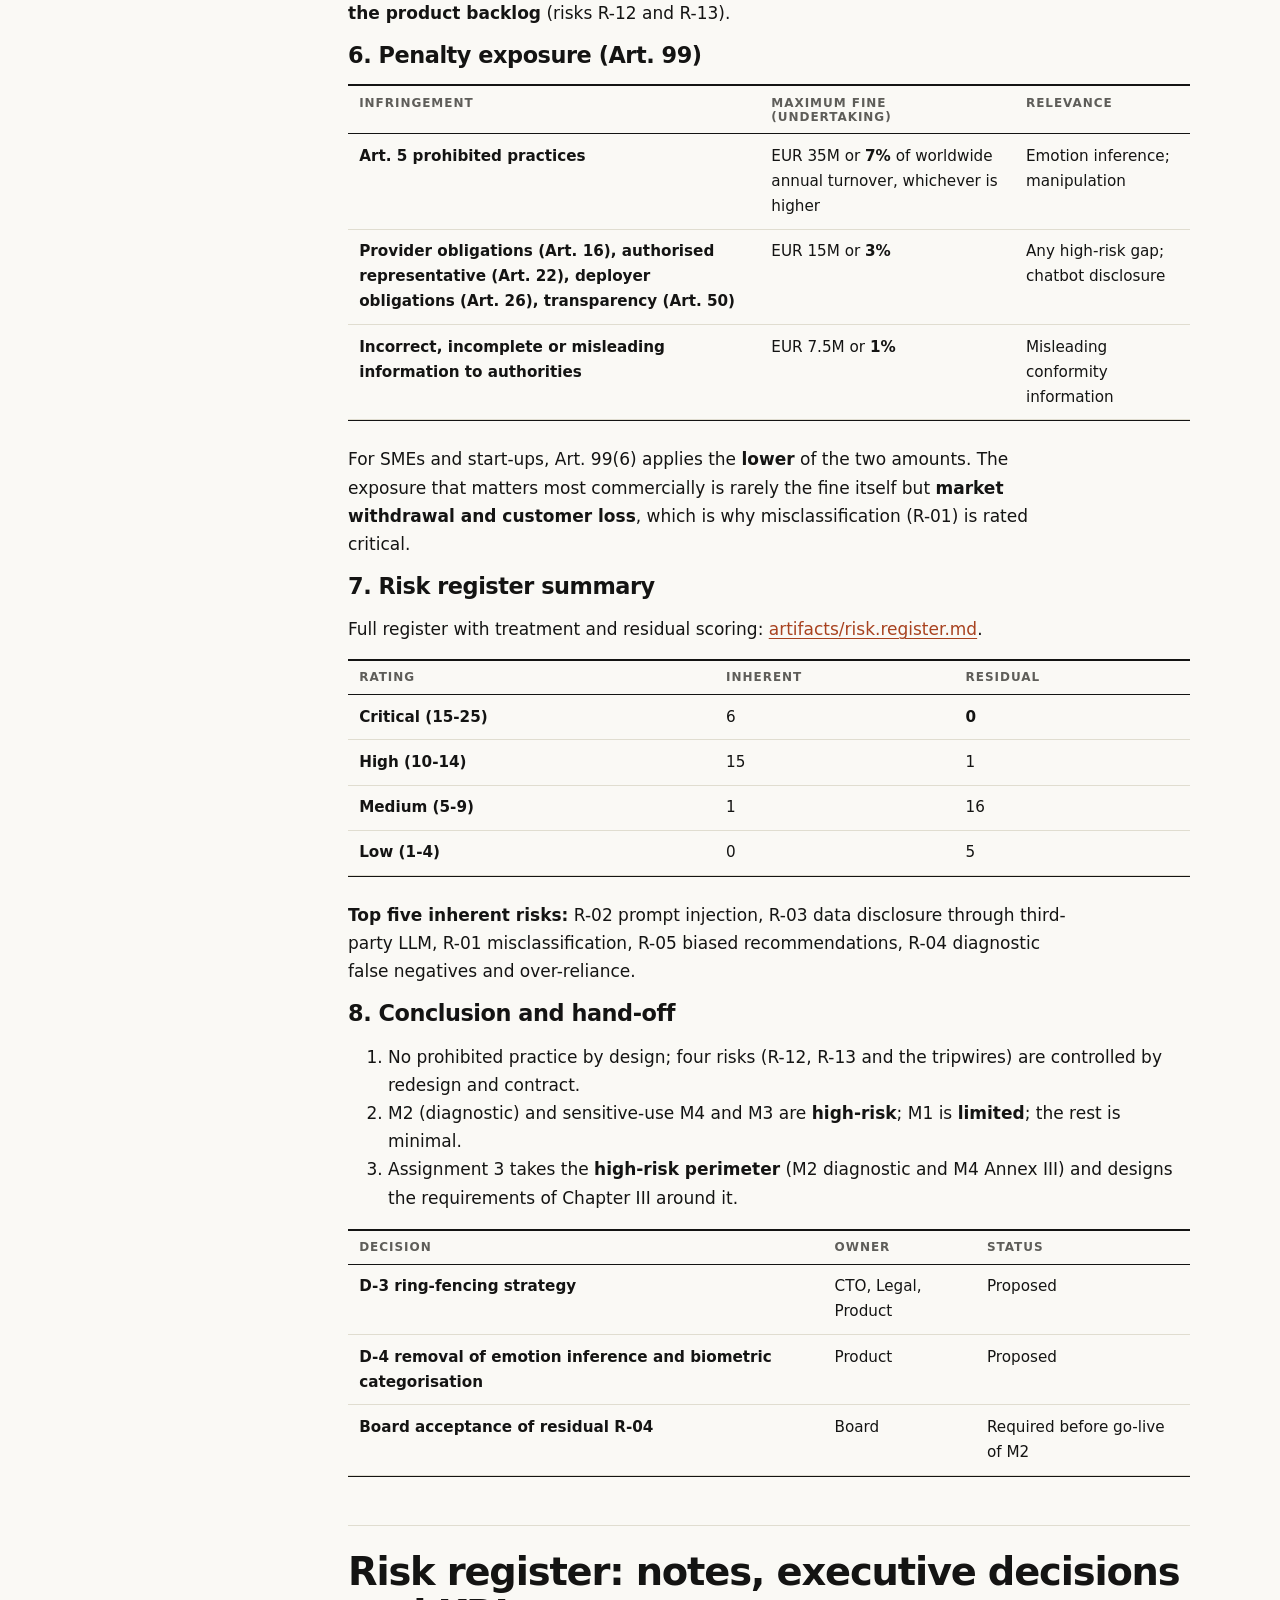
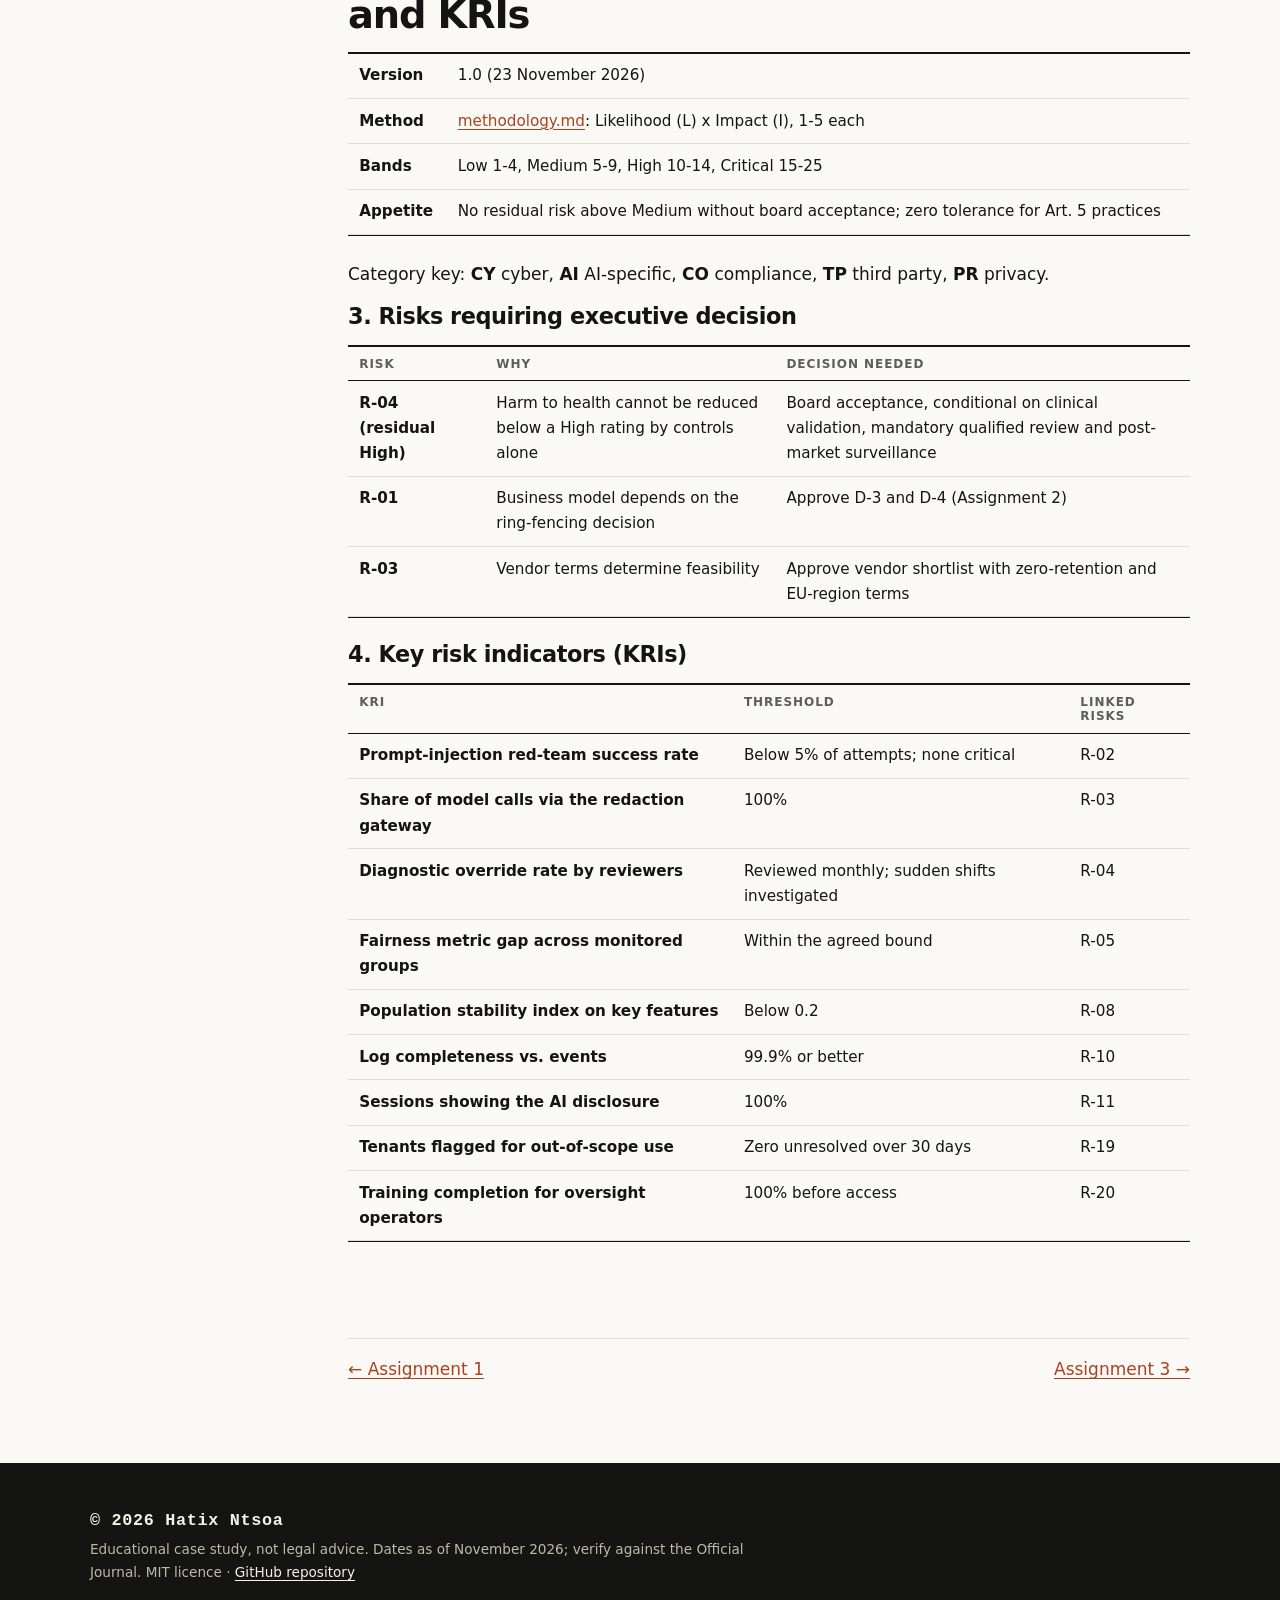
<file: website/pages/assignment-2.html>
<!doctype html>
<html lang="en">
<head>
  <meta charset="utf-8">
  <meta name="viewport" content="width=device-width, initial-scale=1">
  <title>Assignment 2: Risk classification | AI Ethics</title>
  <meta name="description" content="Classification decision tree and risk register explorer: 22 risks for SmartAdvisor AI, inherent and residual heat maps.">
  <link rel="icon" href="../assets/favicon.svg" type="image/svg+xml">
  <link rel="stylesheet" href="../styles/tokens.css">
  <link rel="stylesheet" href="../styles/base.css">
  <link rel="stylesheet" href="../styles/layout.css">
  <link rel="stylesheet" href="../styles/components.css">
  <link rel="stylesheet" href="../styles/pages.css">
  <link rel="stylesheet" href="../styles/motion.css">
  <link rel="stylesheet" href="../styles/print.css" media="print">
</head>
<body>
  <a class="skip-link" href="#main">Skip to content</a>
  <div class="progress" aria-hidden="true"></div>
  <header class="site-header" id="site-header"></header>
  <main id="main"><div class="container doc-layout"><aside class="toc" id="toc"></aside><div class="doc-main">
    <h1>Assignment 2: Risk classification</h1>
    <section aria-labelledby="h-tree">
      <h2 id="h-tree">Classification decision tree</h2>
      <p>Pick a module and use case, then answer each question. The tier and its legal anchor appear at the end.</p>
      <div id="decision-tree"></div>
    </section>
    <section aria-labelledby="h-register">
      <h2 id="h-register">Risk register explorer</h2>
      <div class="grid kpis">
        <p class="card"><span class="kpi" id="c-crit-in">0</span> critical before treatment</p>
        <p class="card"><span class="kpi" id="c-high-in">0</span> high before treatment</p>
        <p class="card"><span class="kpi" id="c-crit-out">0</span> critical after treatment</p>
        <p class="card"><span class="kpi" id="c-high-out">0</span> high after treatment</p>
      </div>
      <div class="grid maps">
        <figure><figcaption>Inherent risk (likelihood up, impact right)</figcaption><div id="heat-inherent"></div></figure>
        <figure><figcaption>Residual risk (likelihood up, impact right)</figcaption><div id="heat-residual"></div></figure>
      </div>
      <div class="filters" role="group" aria-label="Risk filters">
        <label>Rated on <select id="f-view"><option value="inherent">Inherent</option><option value="residual">Residual</option></select></label>
        <label>Band <select id="f-band"></select></label>
        <label>Category <select id="f-cat"></select></label>
        <label>Module <select id="f-mod"></select></label>
        <label>Owner <select id="f-owner"></select></label>
      </div>
      <p id="rr-count" role="status" aria-live="polite"></p>
      <div class="table-wrap">
        <table>
          <caption class="visually-hidden">SmartAdvisor AI risk register</caption>
          <thead><tr>
            <th scope="col" aria-sort="ascending"><button class="btn" data-sort="id" type="button">ID</button></th>
            <th scope="col">Risk</th><th scope="col">Module</th><th scope="col">Cat.</th>
            <th scope="col"><button class="btn" data-sort="inherent" type="button">Inherent</button> → <button class="btn" data-sort="residual" type="button">Residual</button></th>
            <th scope="col">Owner</th><th scope="col"><span class="visually-hidden">Details</span></th>
          </tr></thead>
          <tbody id="rr-body"></tbody>
        </table>
      </div>
    </section>
    <div id="doc"></div>
  </div></div></main>
  <footer class="site-footer" id="site-footer"></footer>
  <script type="module" src="../scripts/main.js"></script>
  <script type="module" src="../scripts/animations/assignment-2.js"></script>
</body>
</html>
</file>
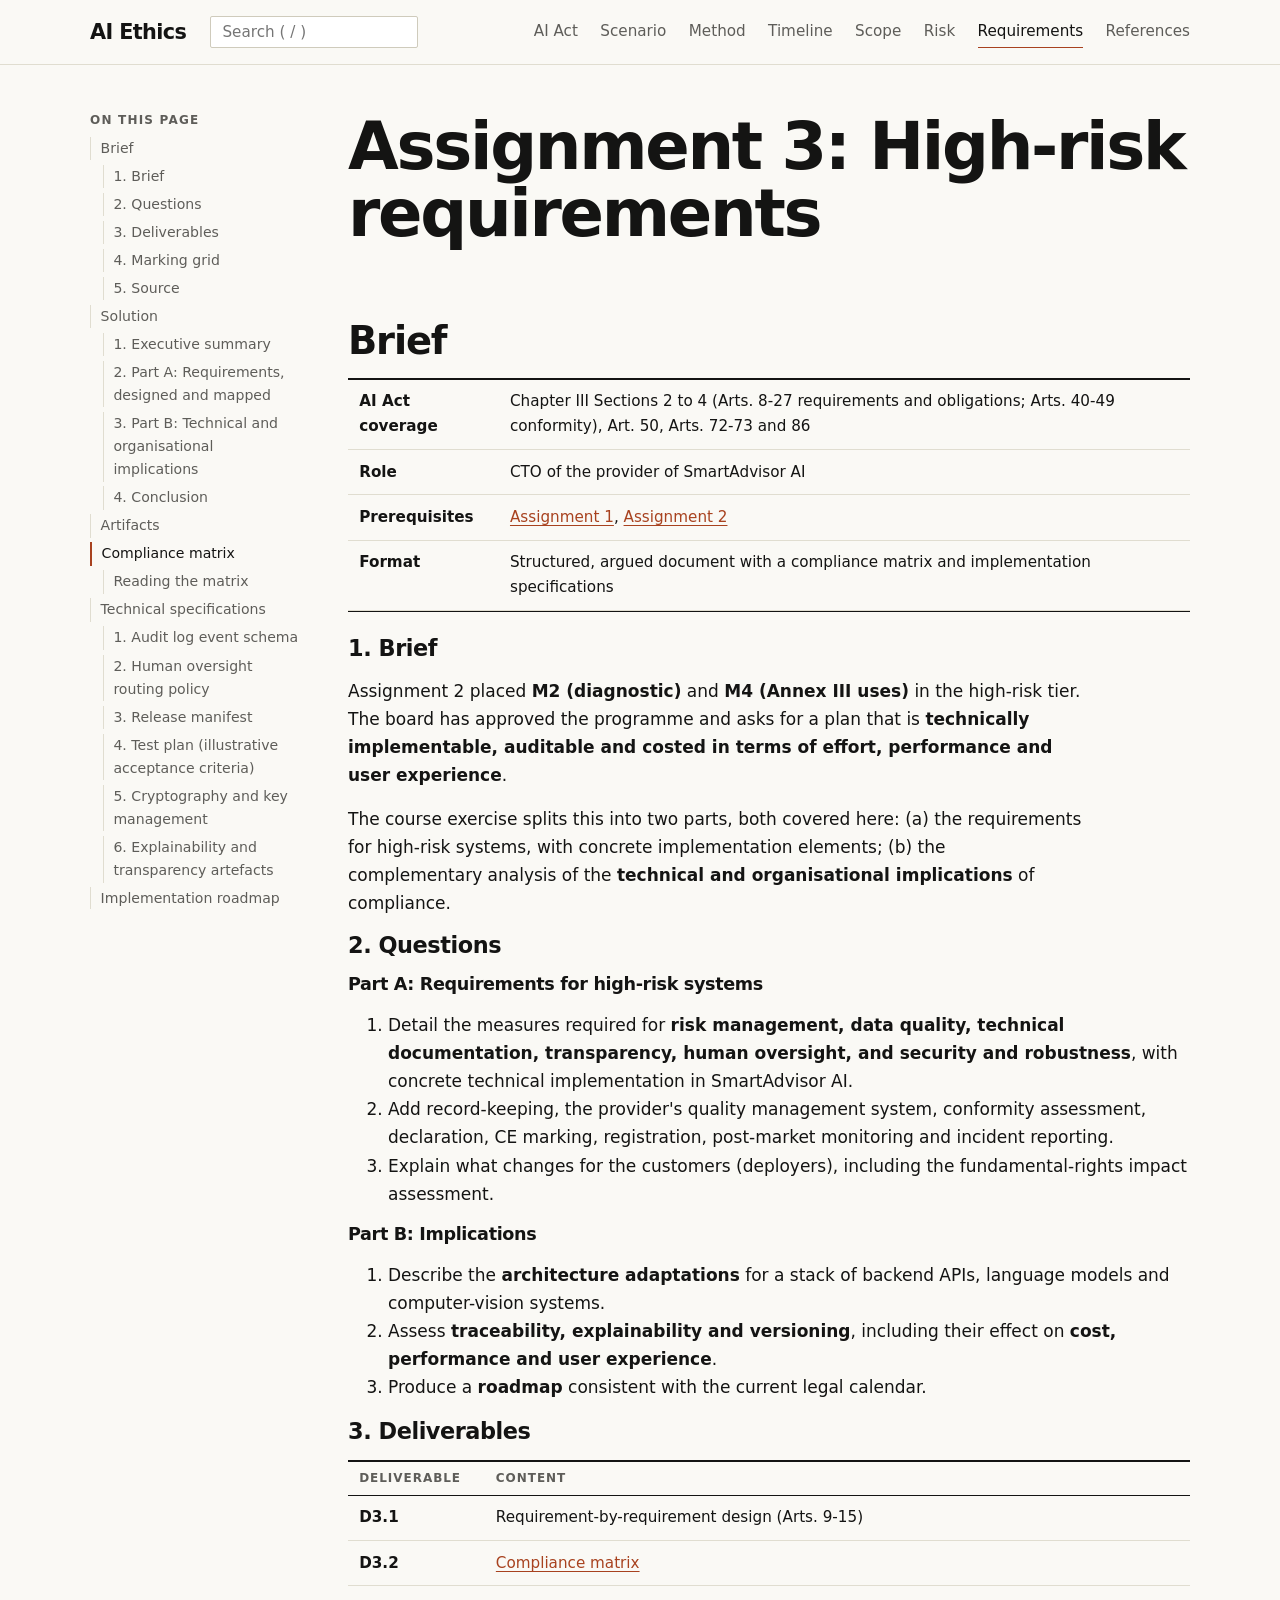
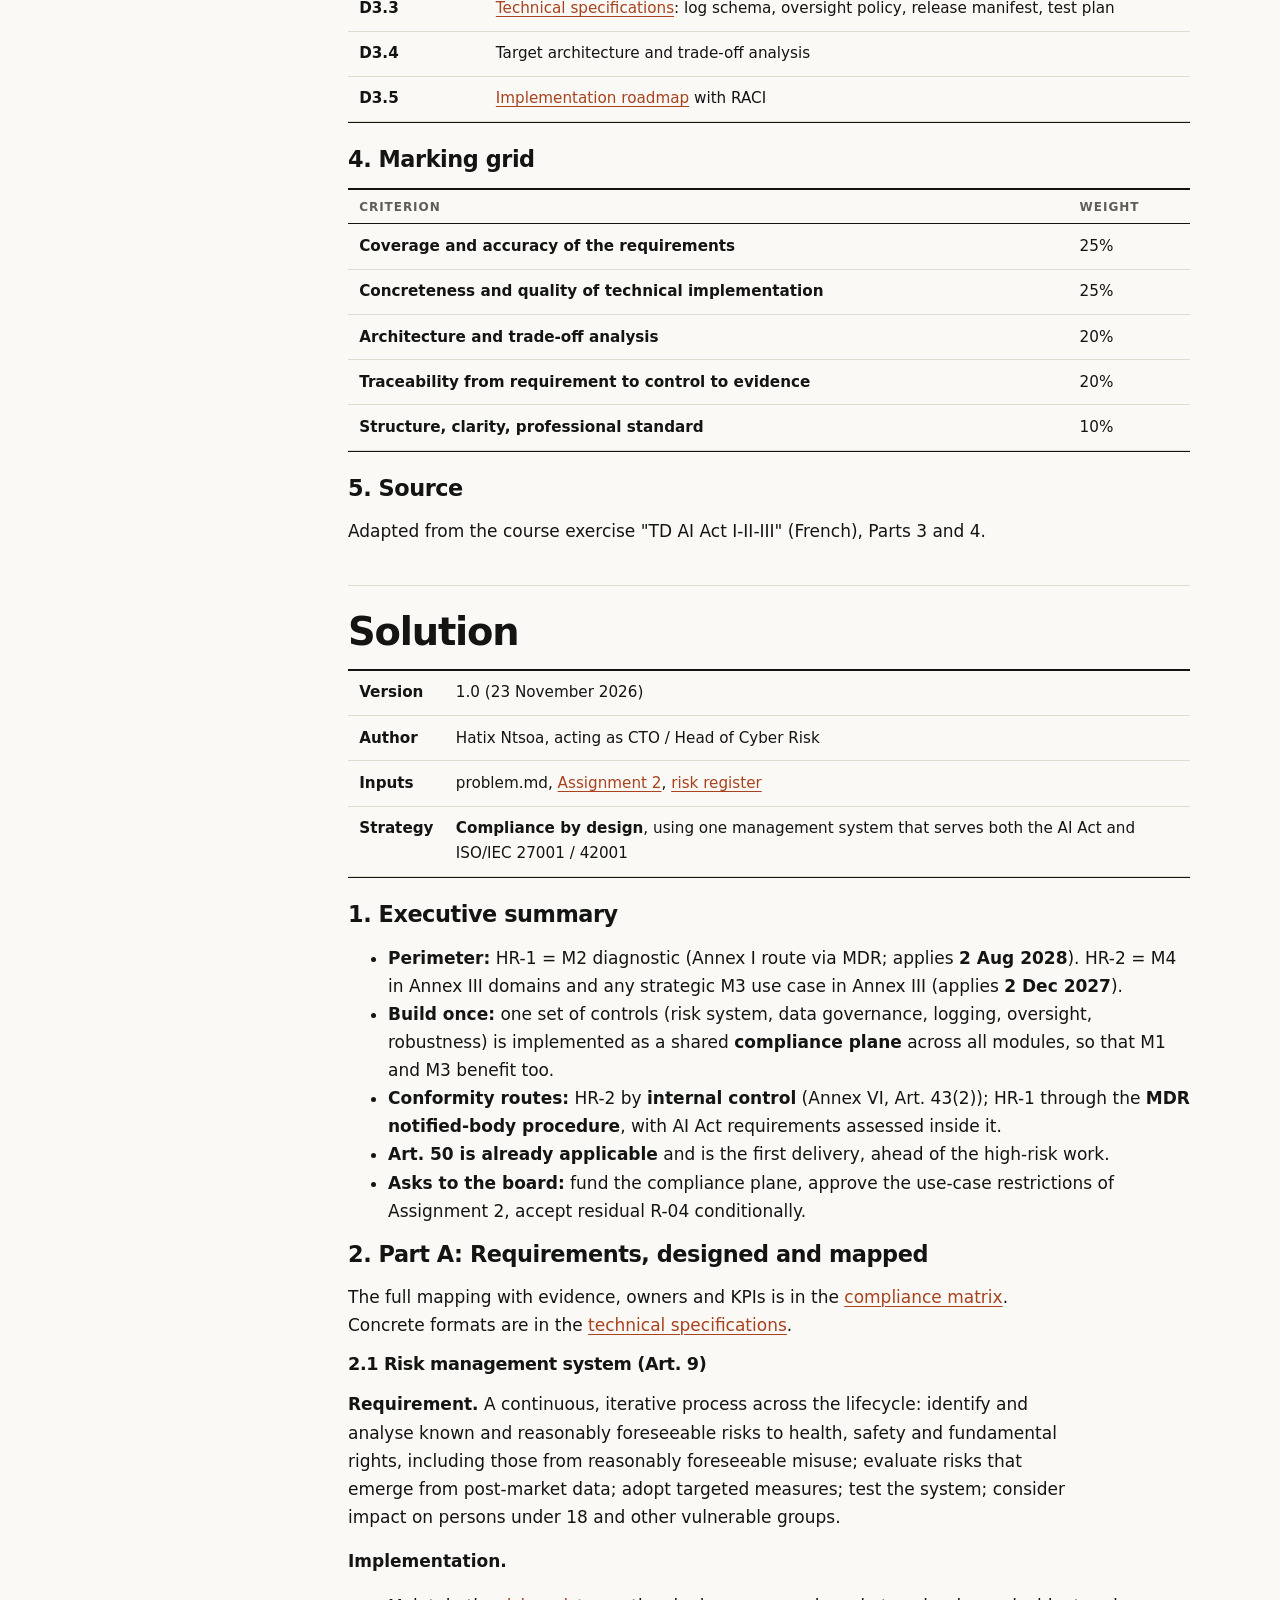
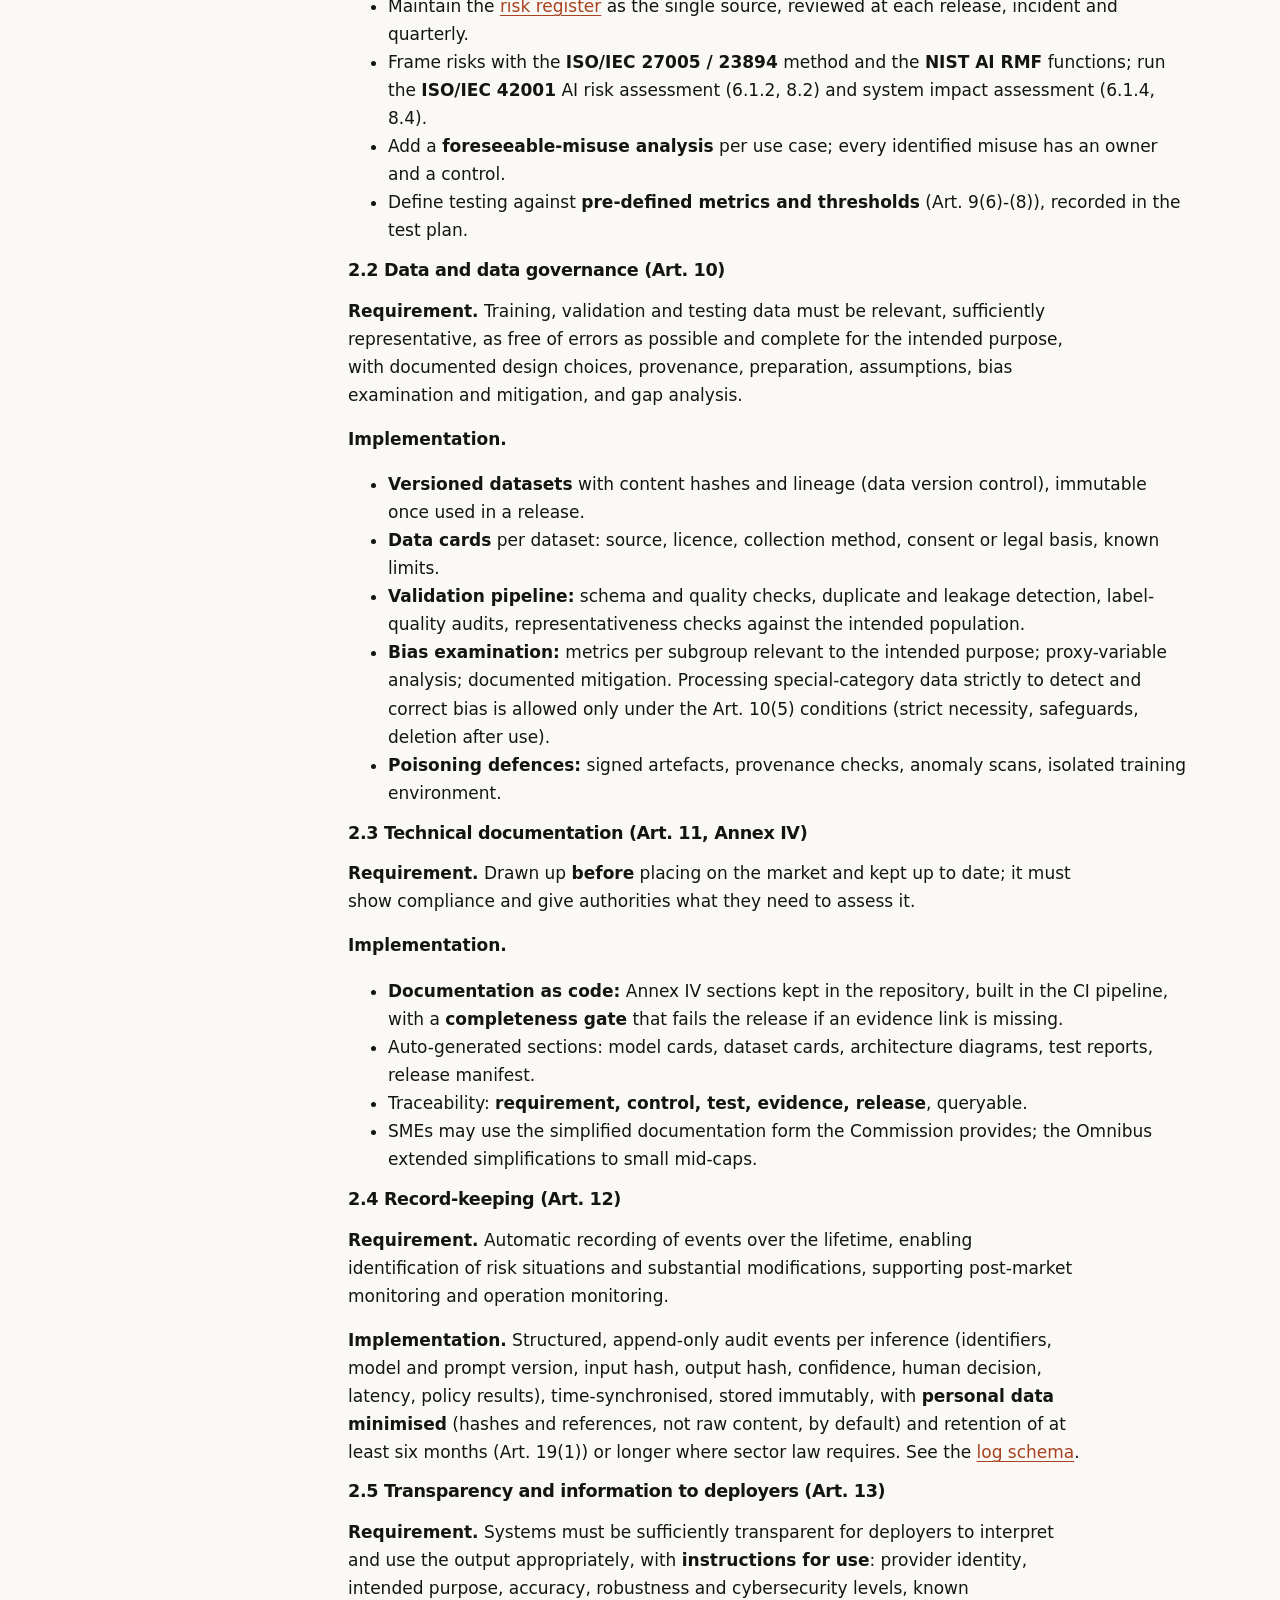
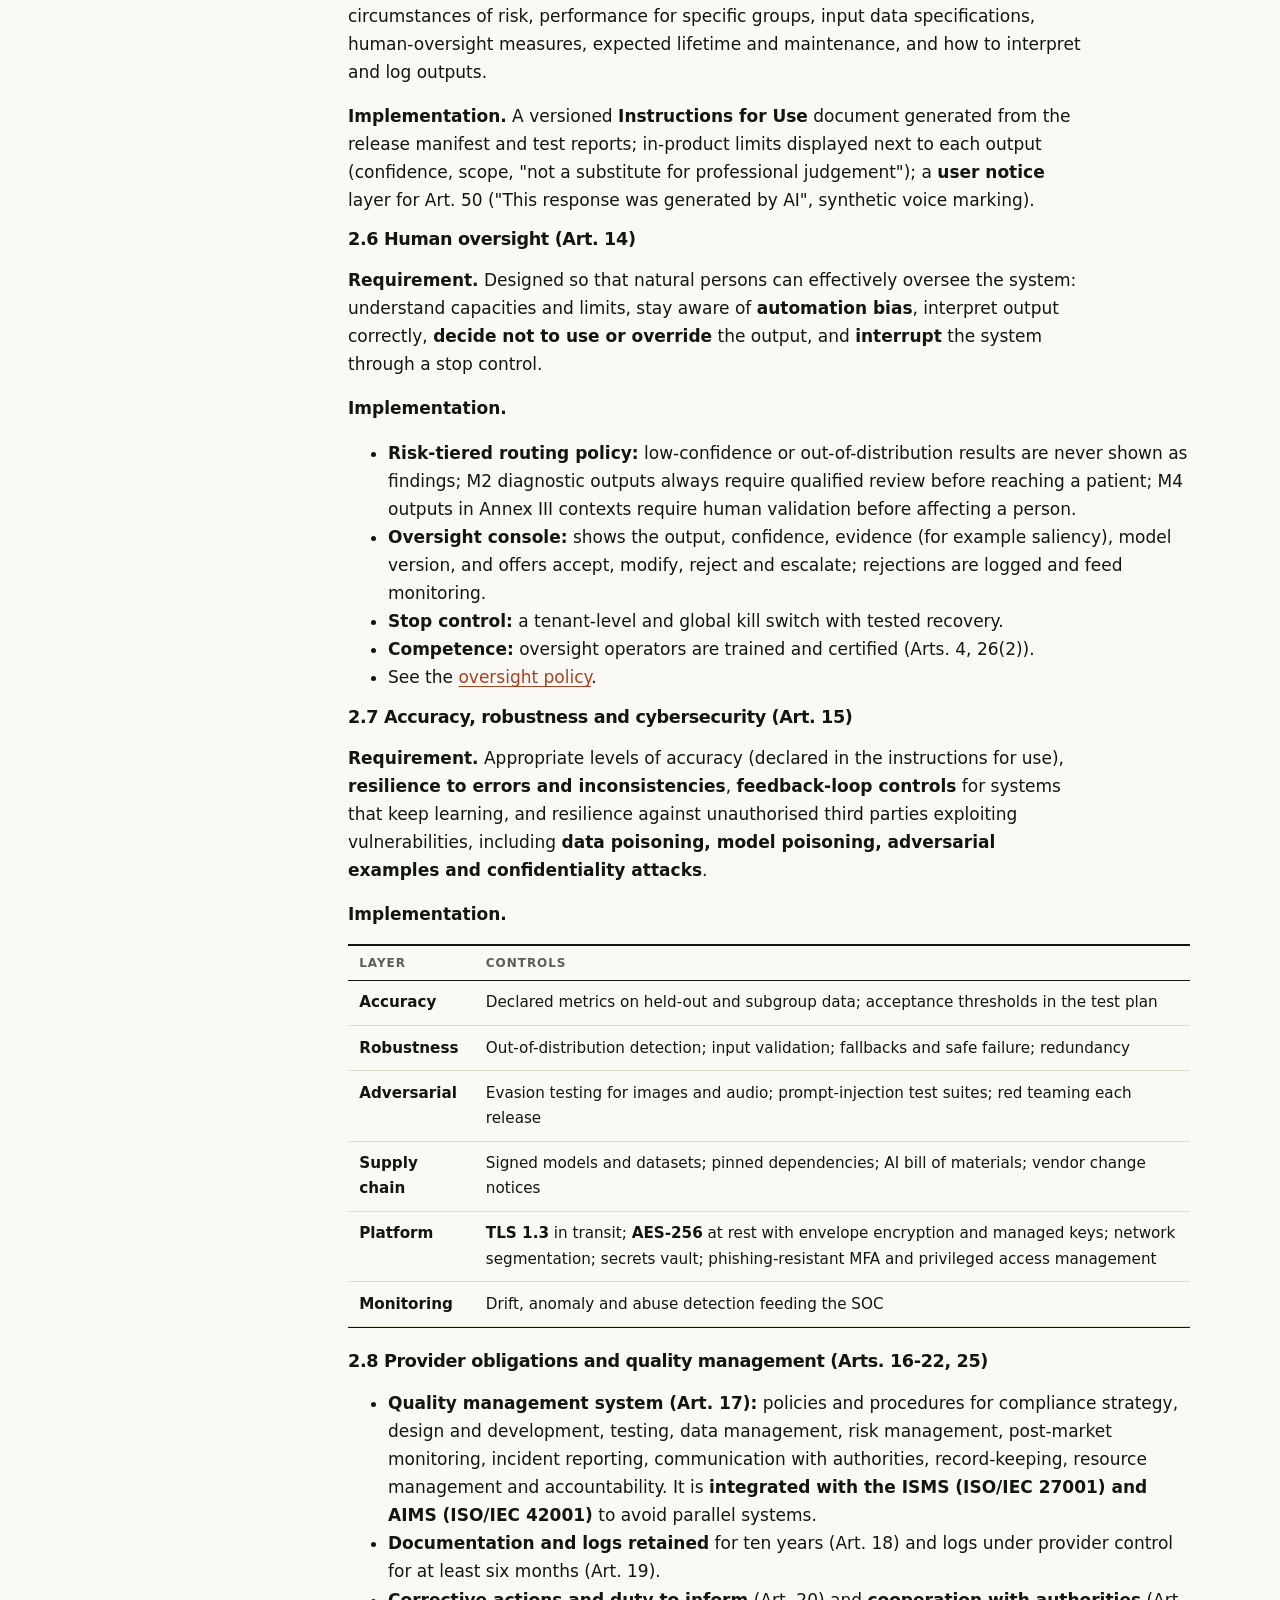
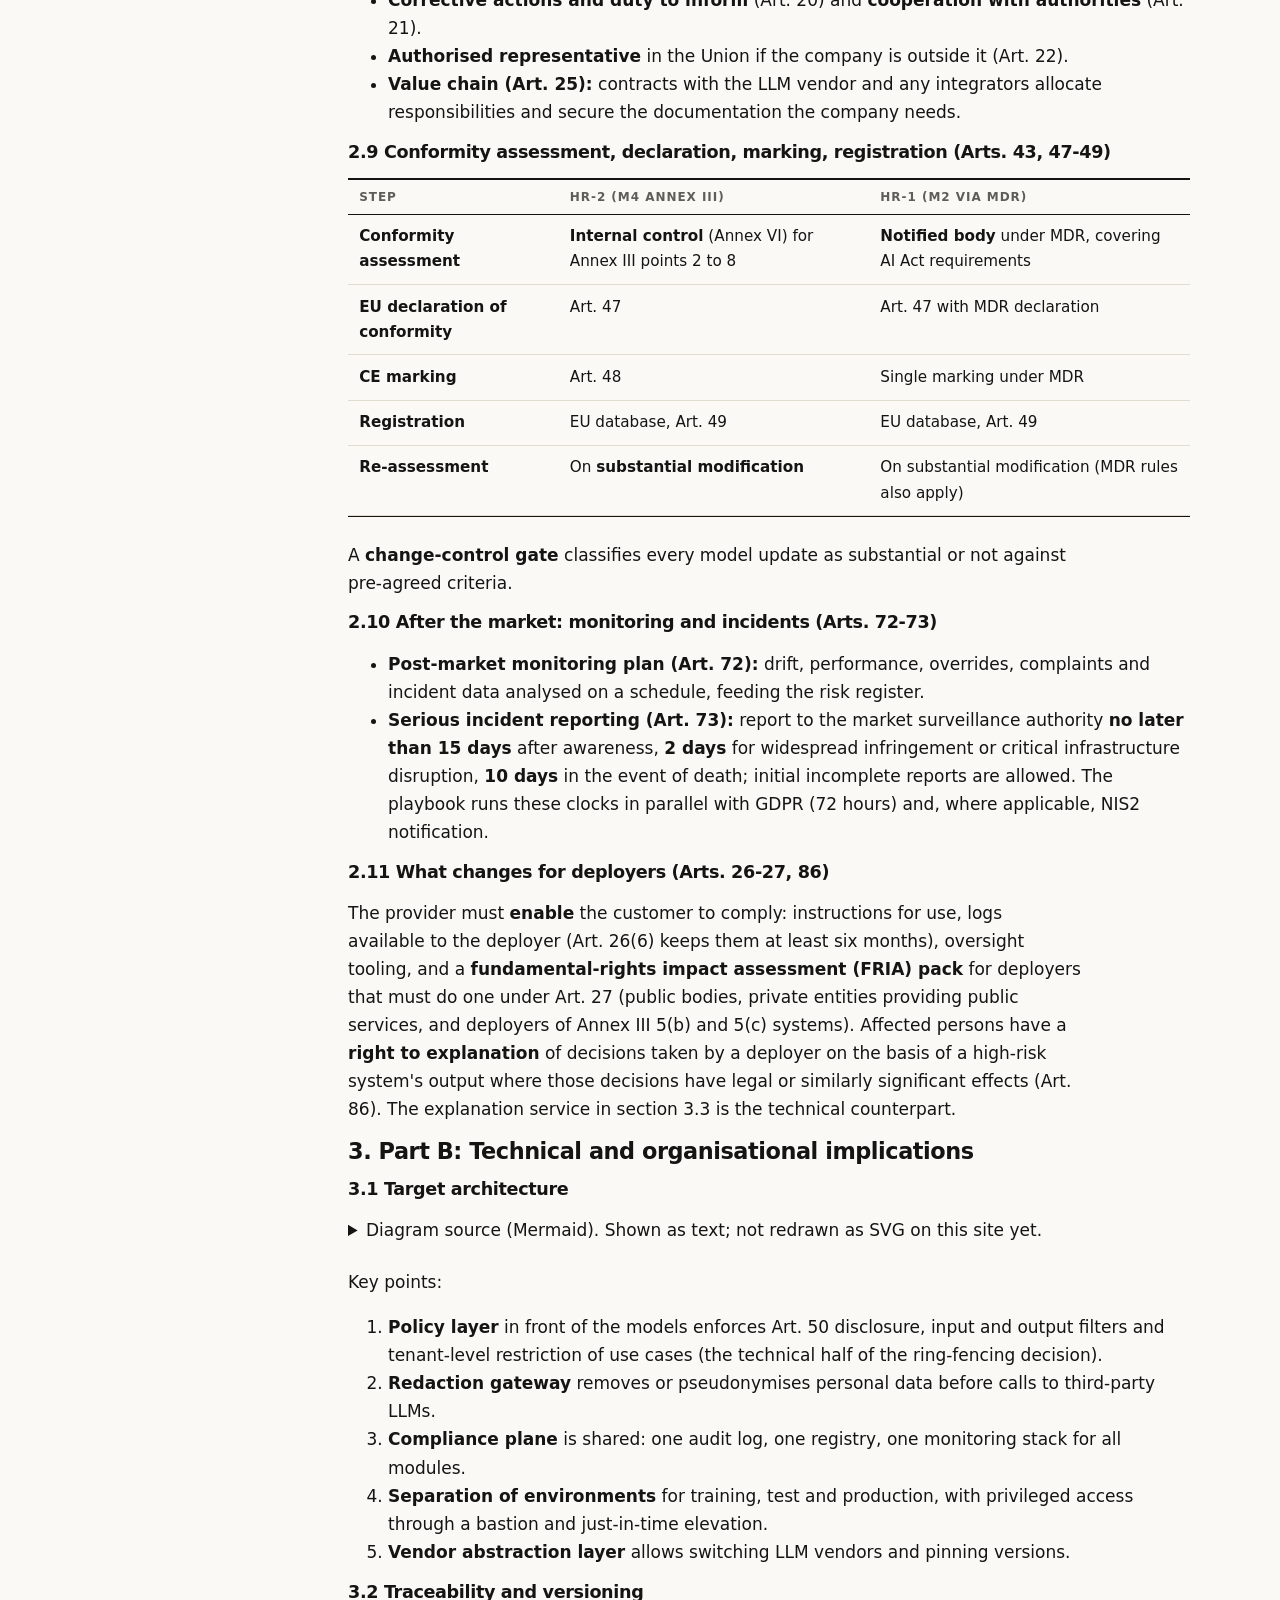
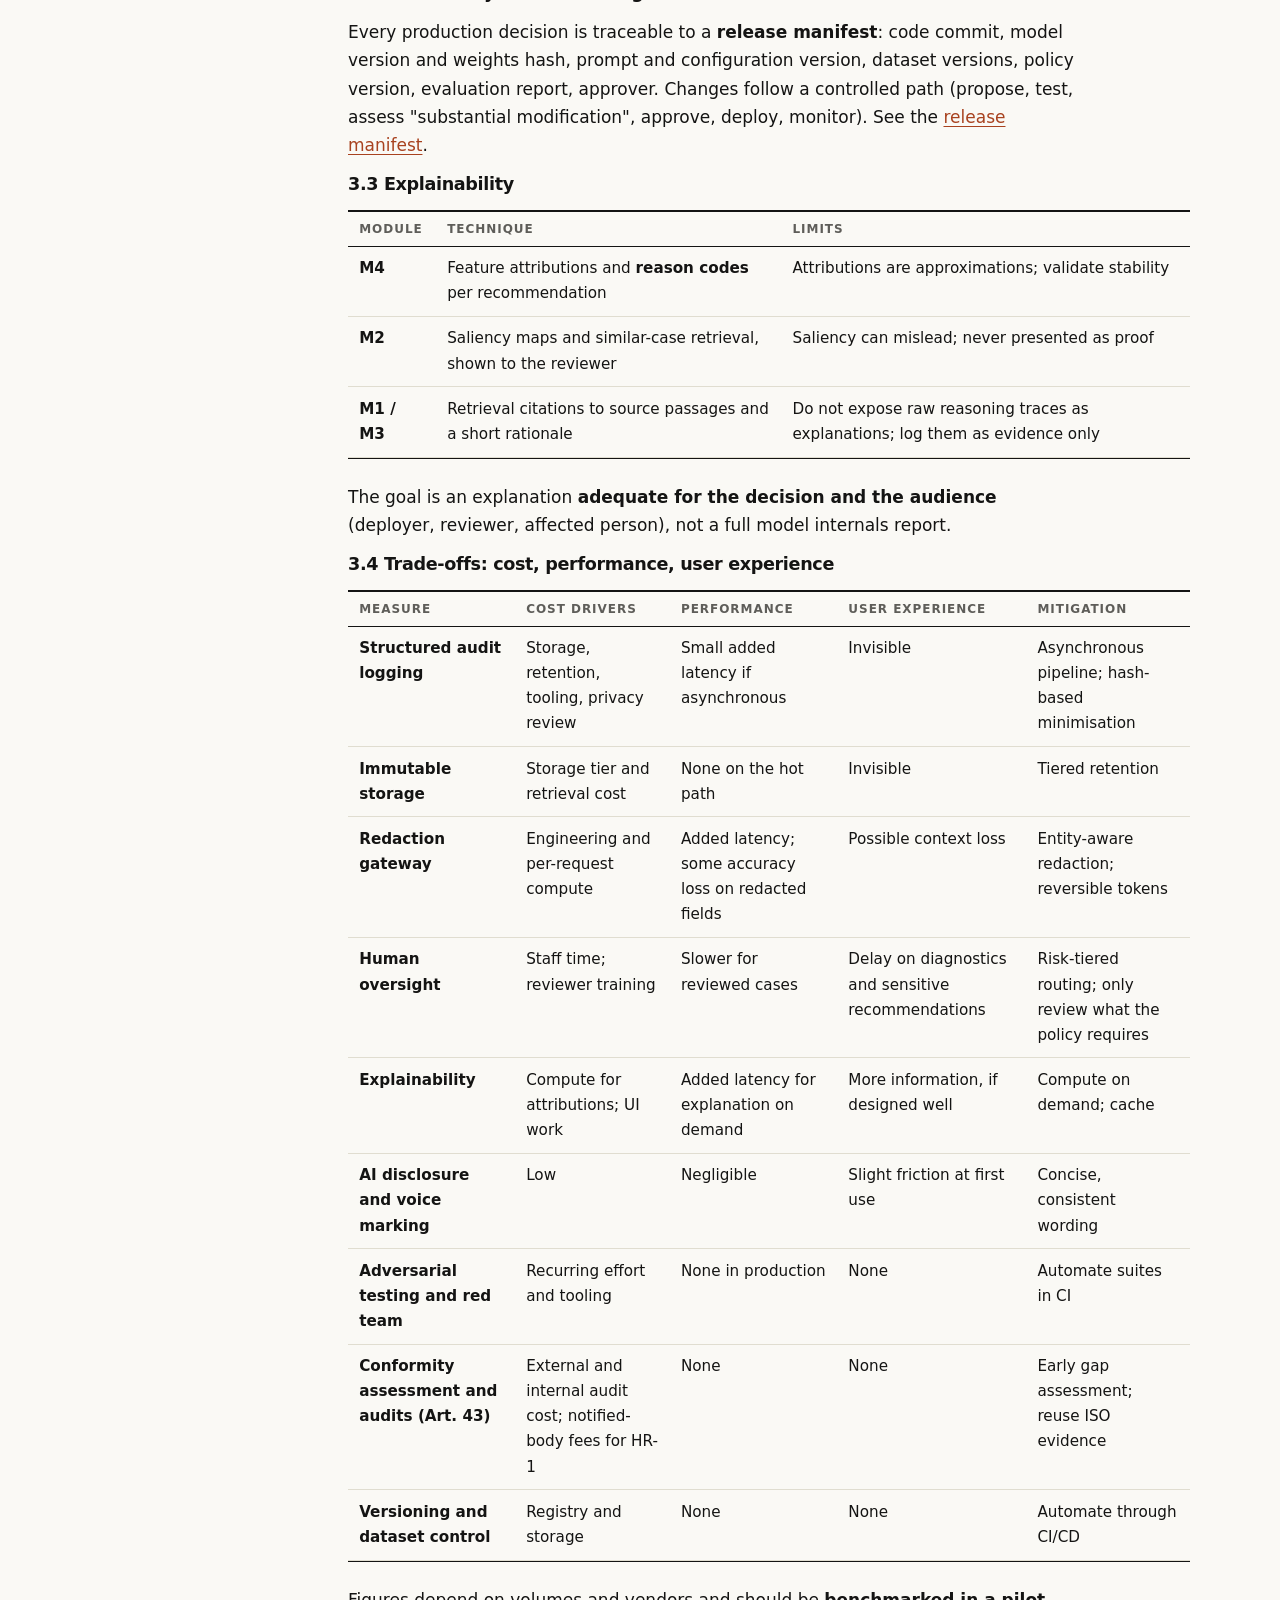
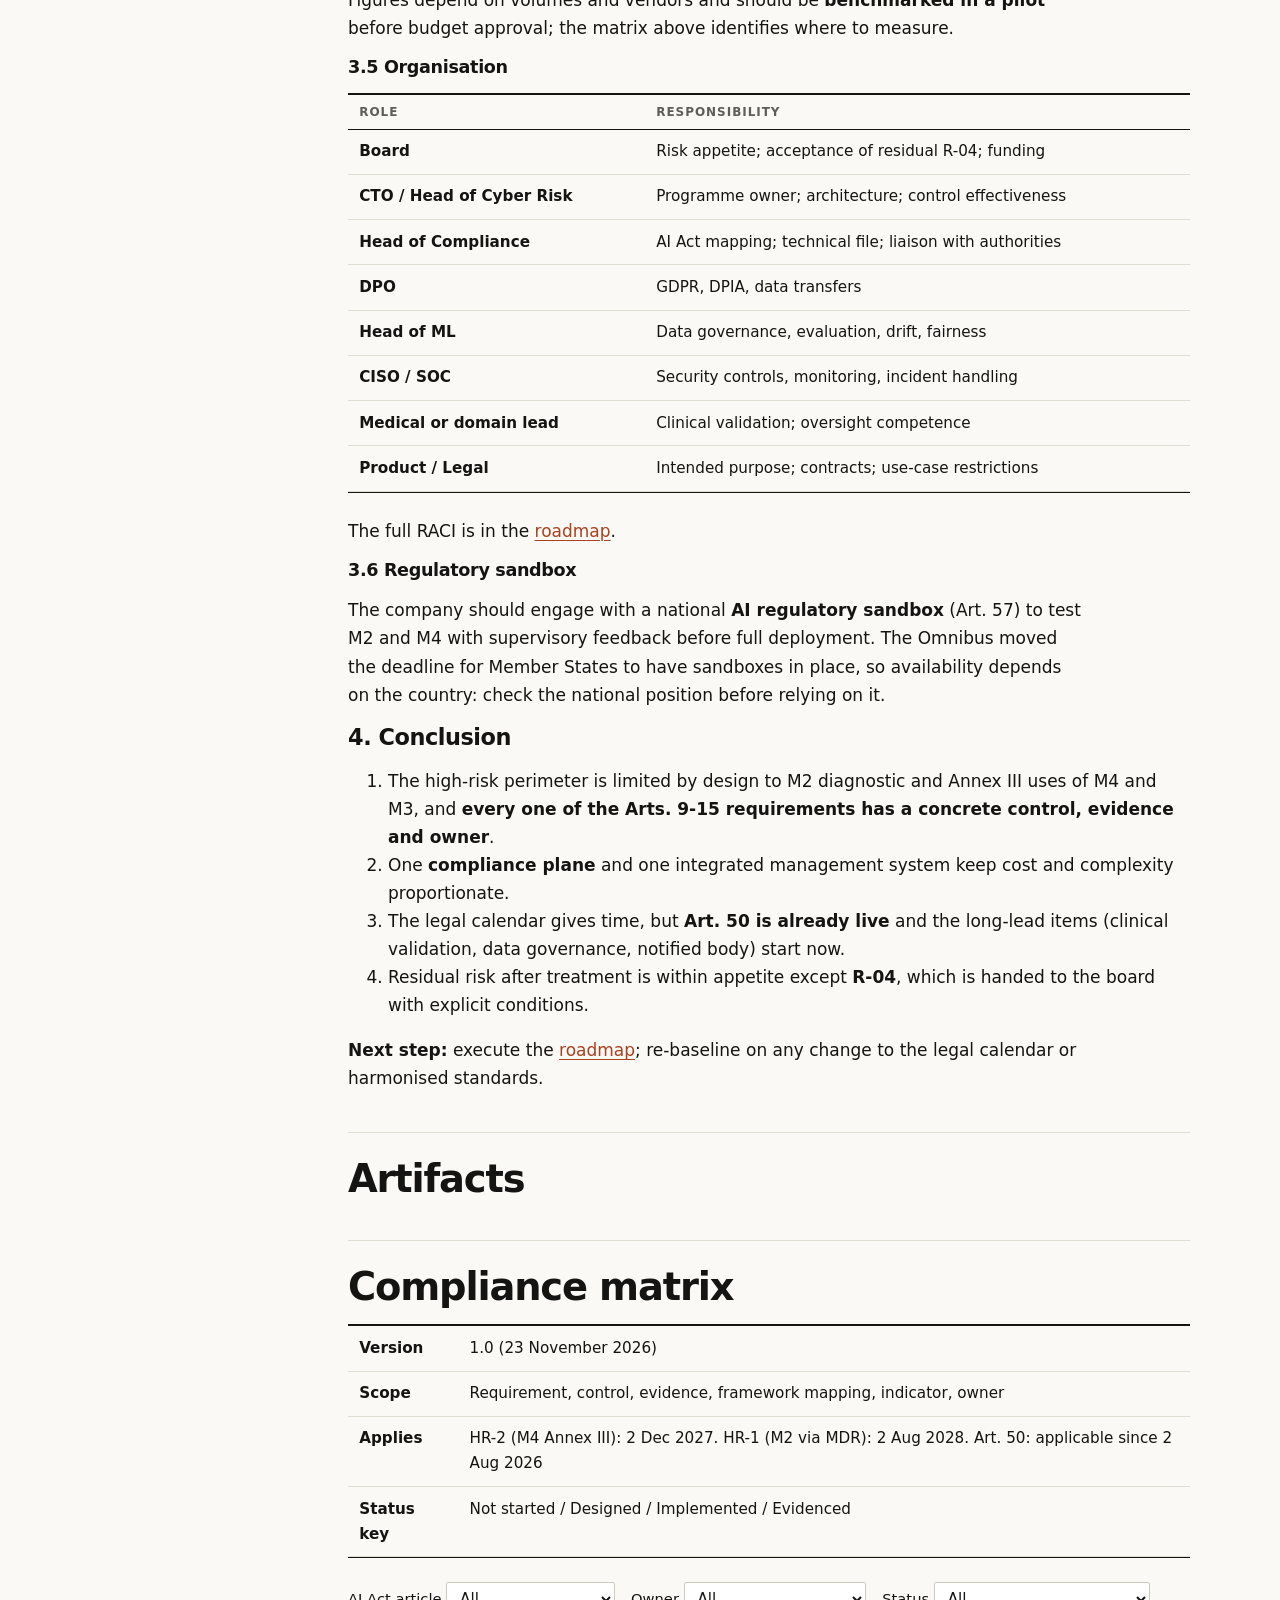
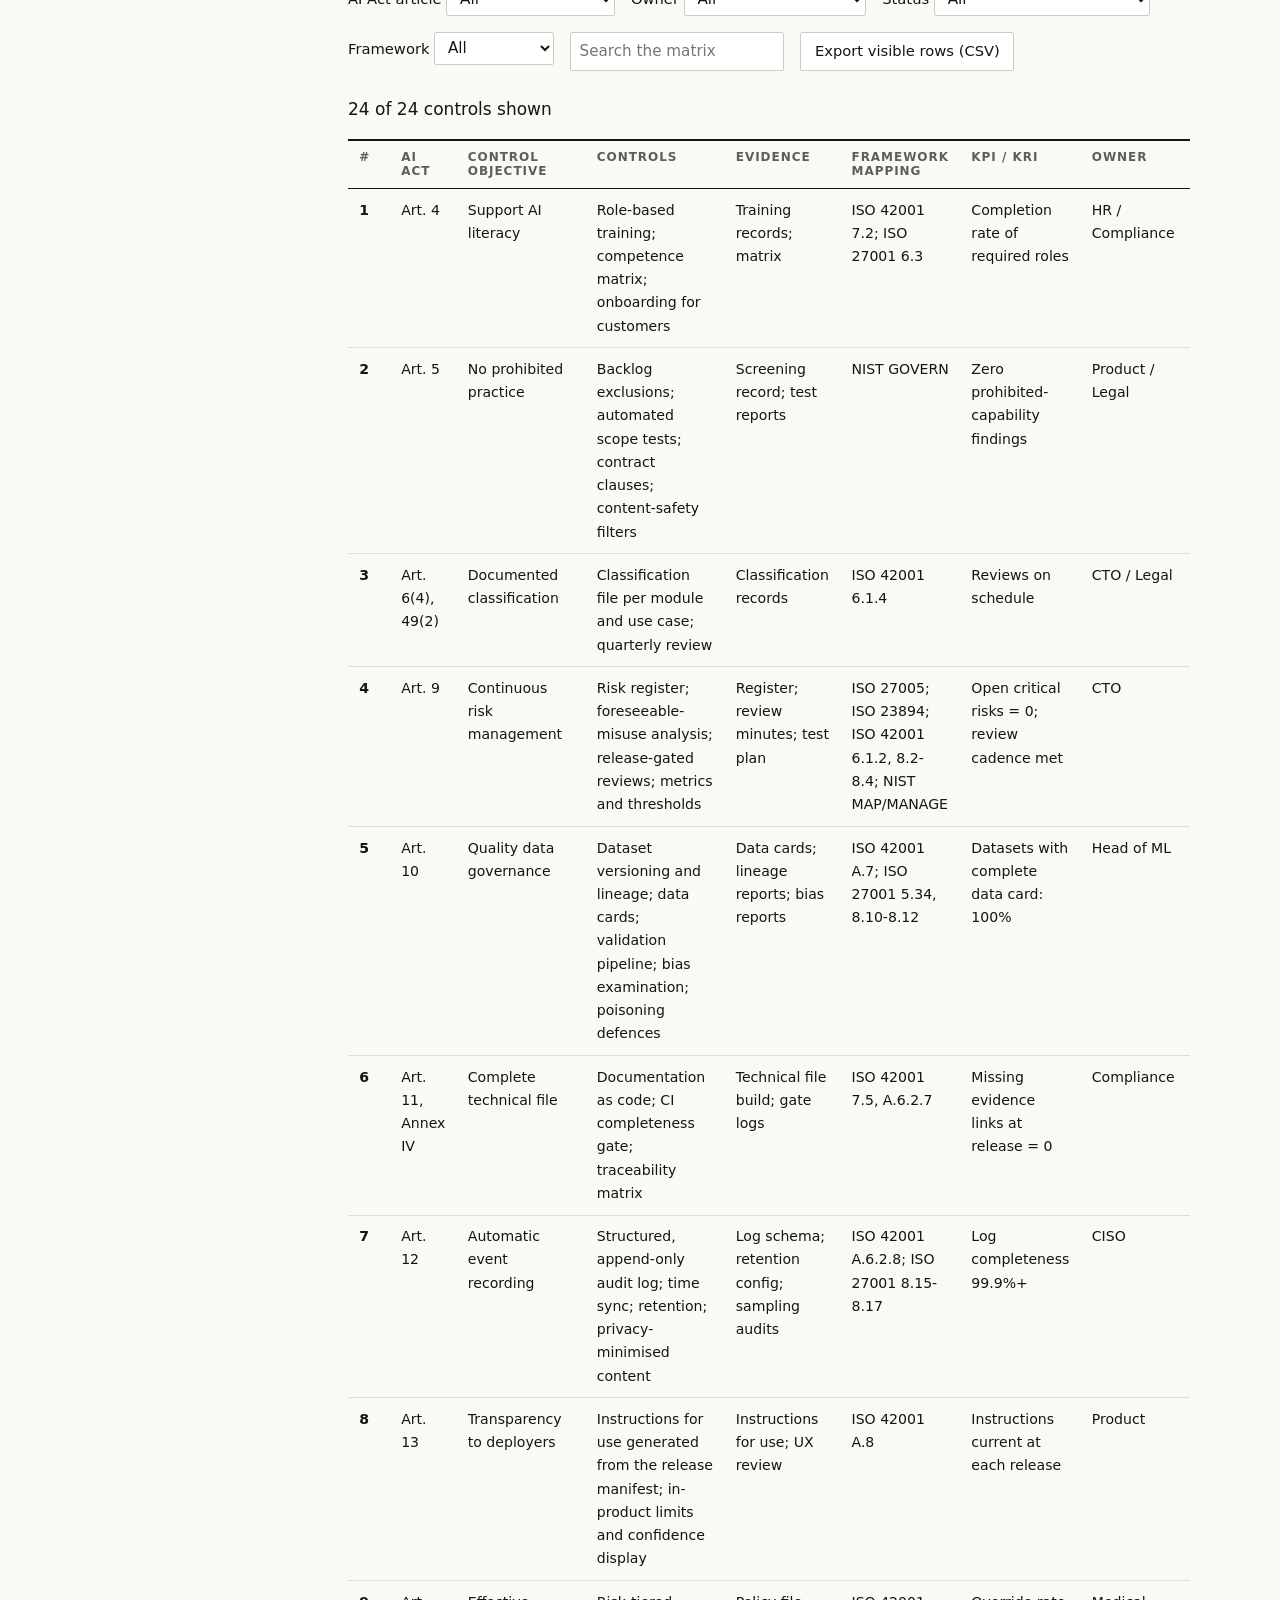
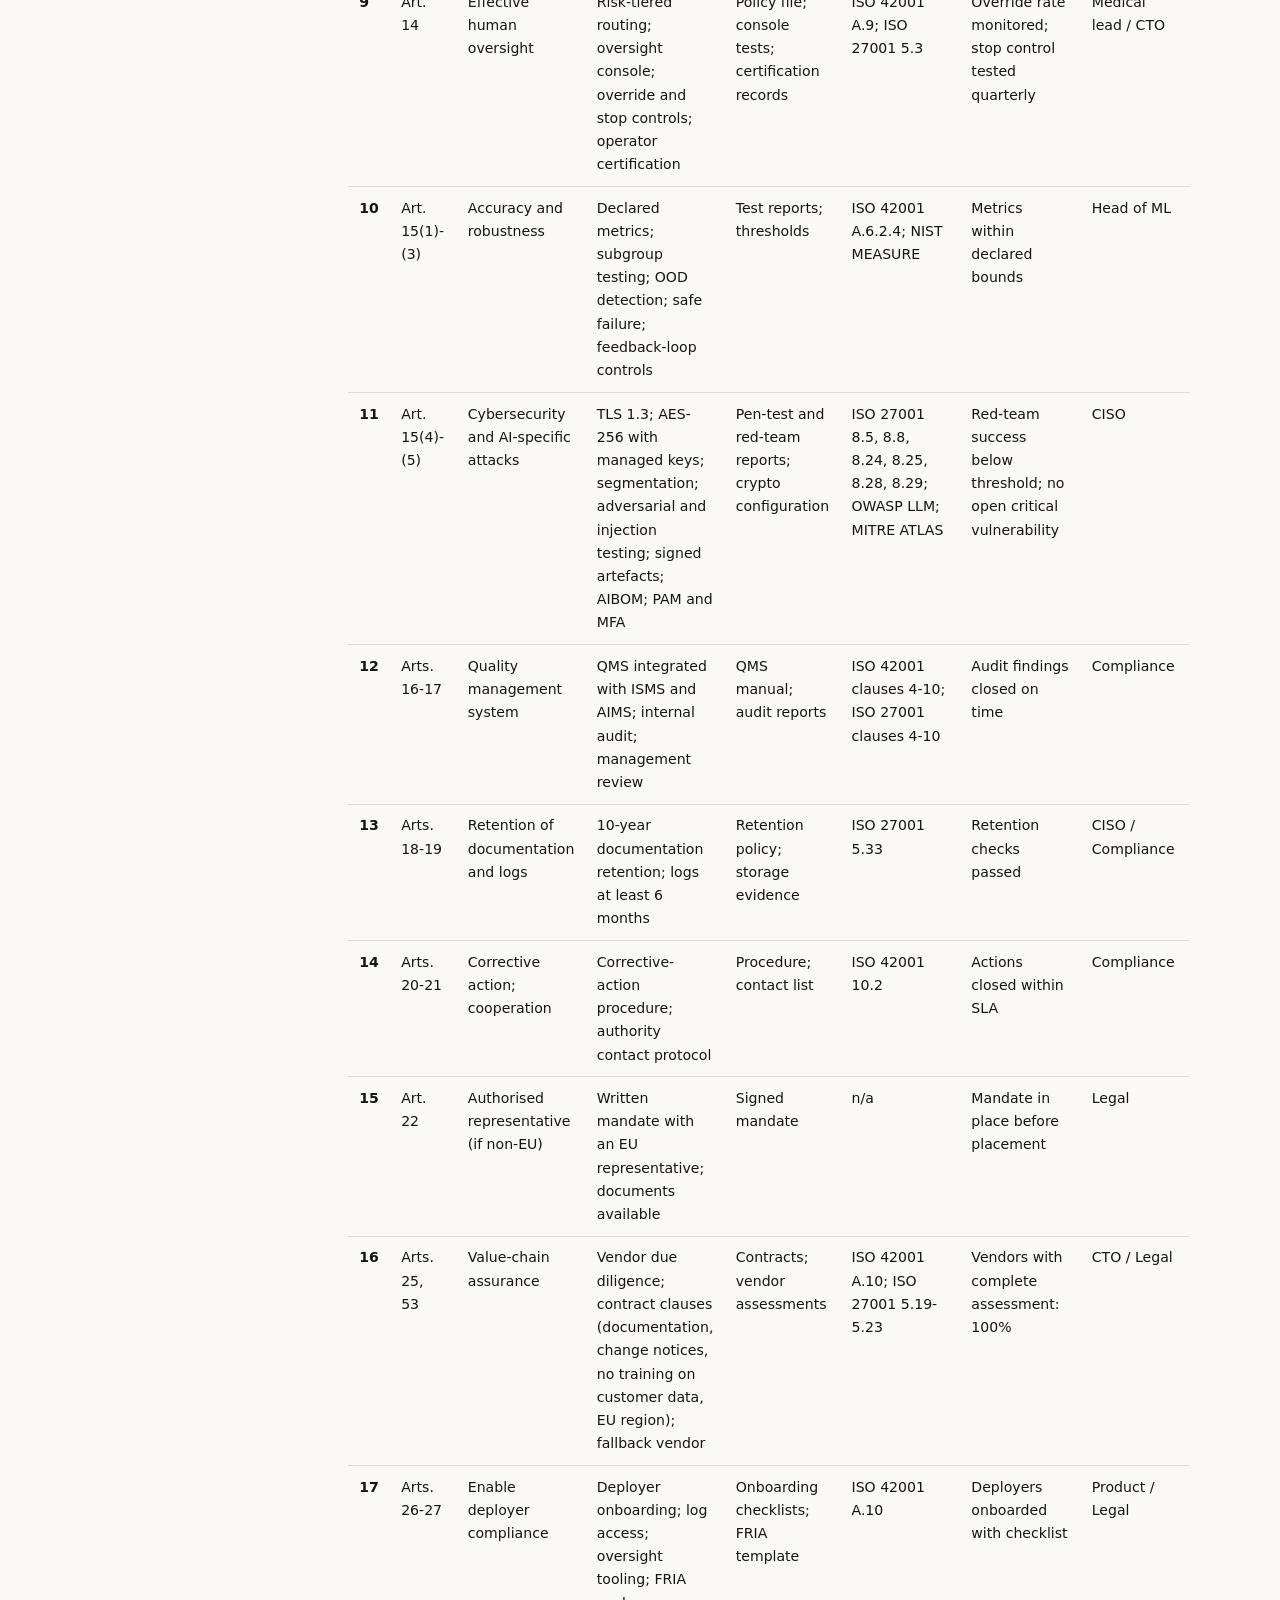
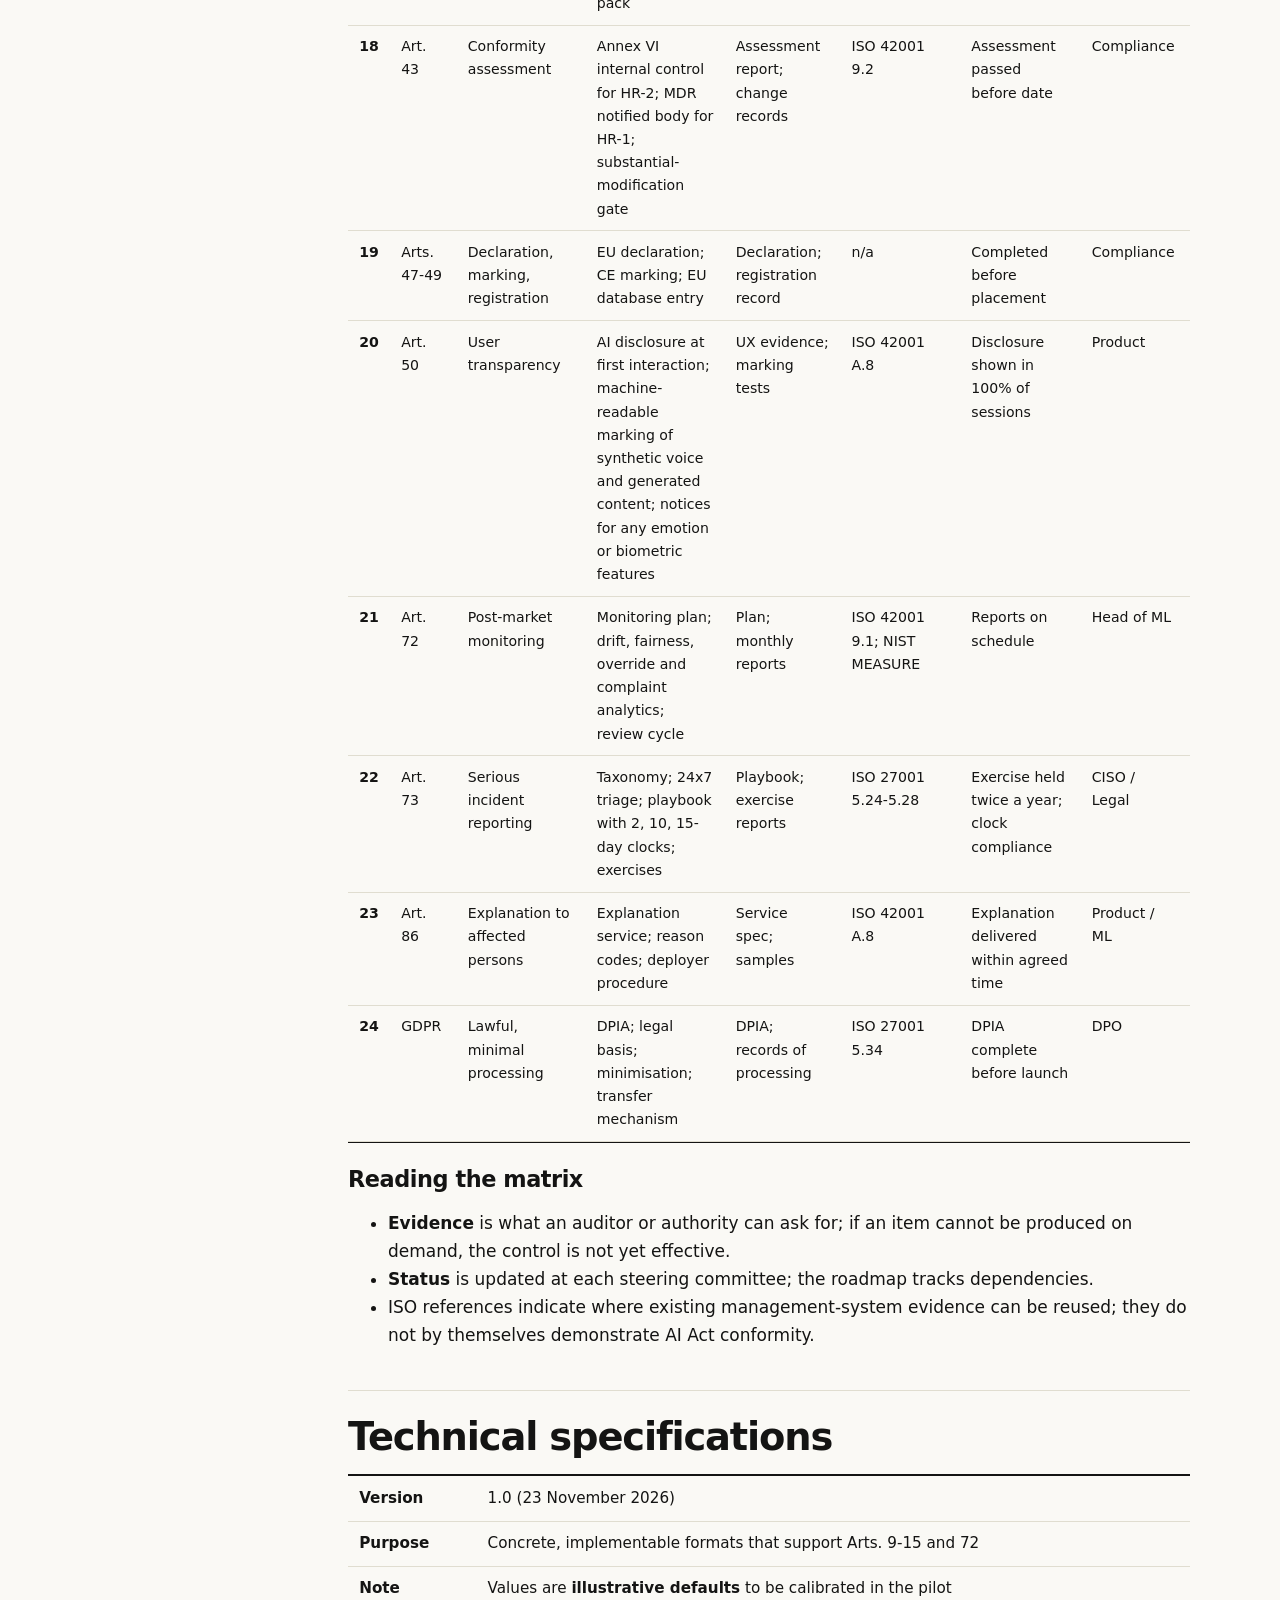
<file: website/pages/assignment-3.html>
<!doctype html>
<html lang="en">
<head>
  <meta charset="utf-8">
  <meta name="viewport" content="width=device-width, initial-scale=1">
  <title>Assignment 3: High-risk requirements | AI Ethics</title>
  <meta name="description" content="Requirements Arts. 9 to 15 and beyond, compliance matrix explorer, technical specifications, roadmap and RACI.">
  <link rel="icon" href="../assets/favicon.svg" type="image/svg+xml">
  <link rel="stylesheet" href="../styles/tokens.css">
  <link rel="stylesheet" href="../styles/base.css">
  <link rel="stylesheet" href="../styles/layout.css">
  <link rel="stylesheet" href="../styles/components.css">
  <link rel="stylesheet" href="../styles/pages.css">
  <link rel="stylesheet" href="../styles/motion.css">
  <link rel="stylesheet" href="../styles/print.css" media="print">
</head>
<body>
  <a class="skip-link" href="#main">Skip to content</a>
  <div class="progress" aria-hidden="true"></div>
  <header class="site-header" id="site-header"></header>
  <main id="main"><div class="container doc-layout"><aside class="toc" id="toc"></aside><div class="doc-main">
    <h1>Assignment 3: High-risk requirements</h1>
    <div id="doc"></div>
  </div></div></main>
  <footer class="site-footer" id="site-footer"></footer>
  <script type="module" src="../scripts/main.js"></script>
  <script type="module" src="../scripts/animations/assignment-3.js"></script>
</body>
</html>
</file>
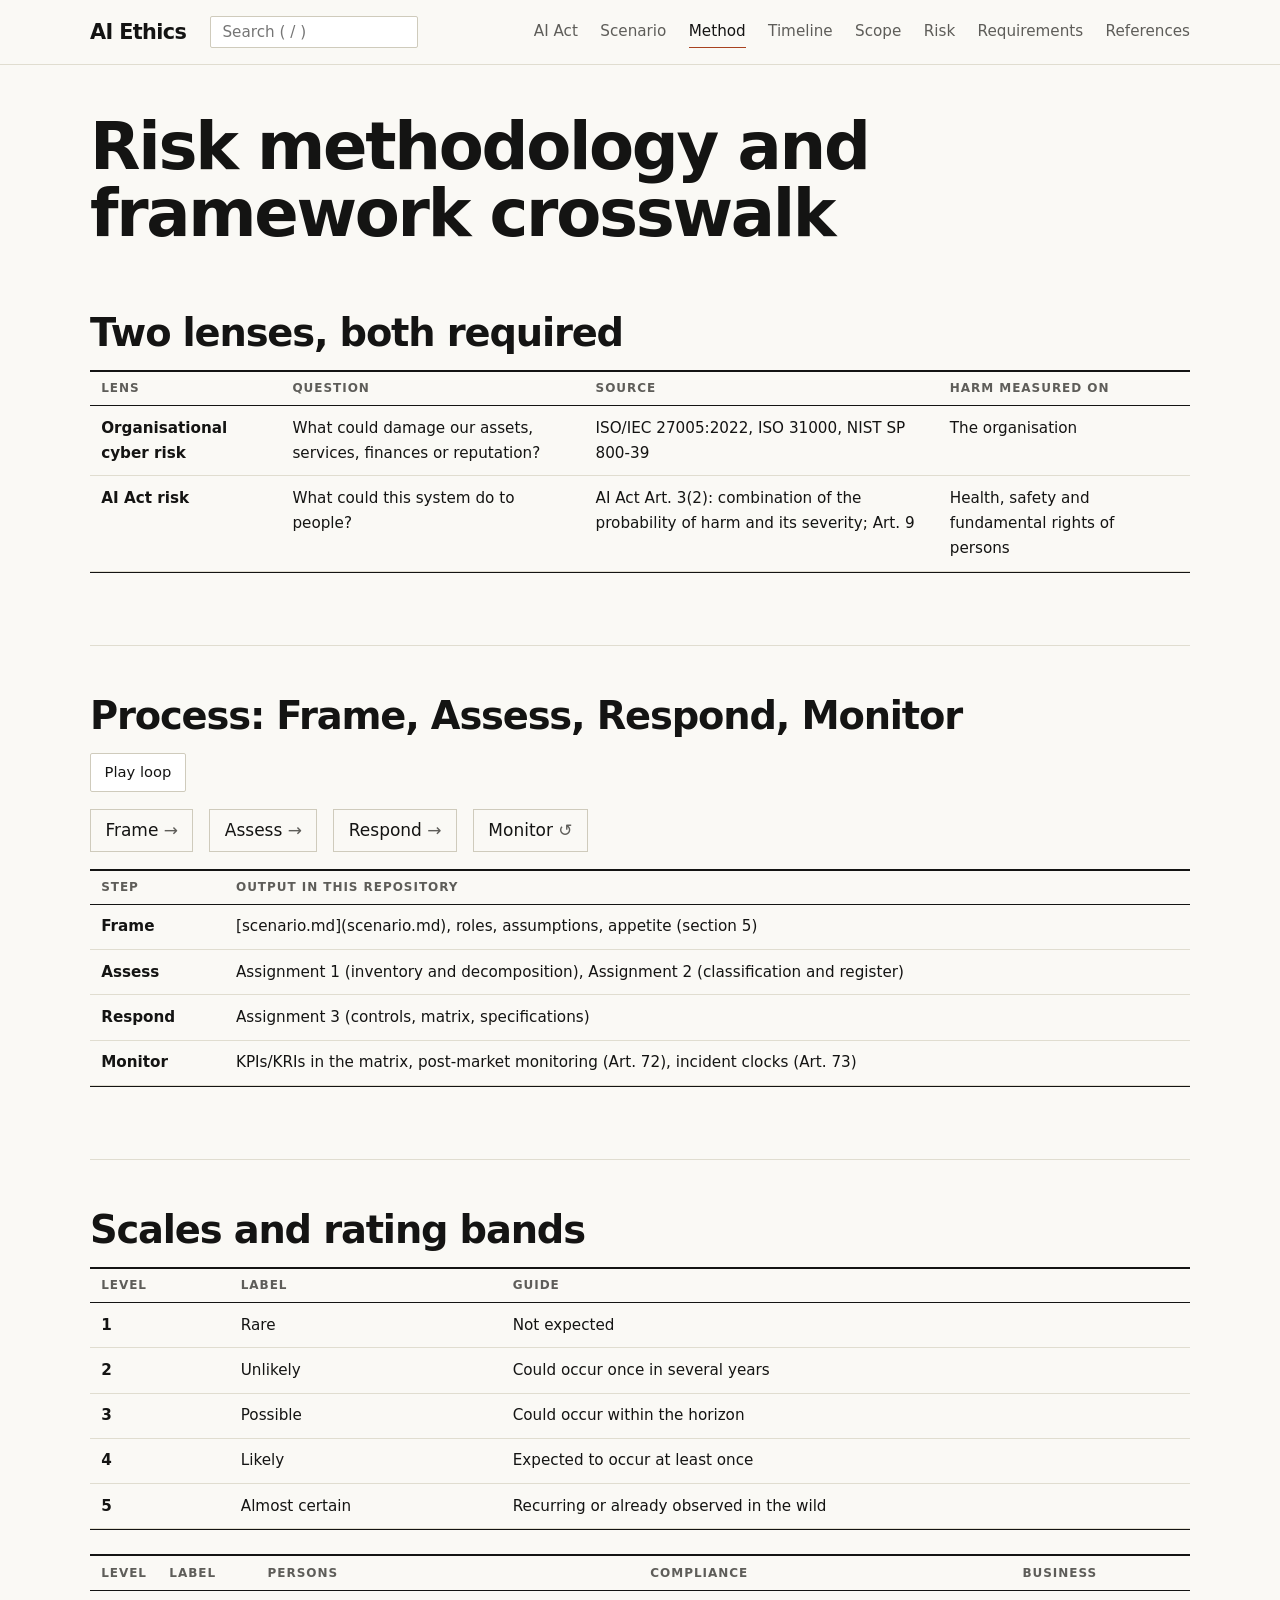
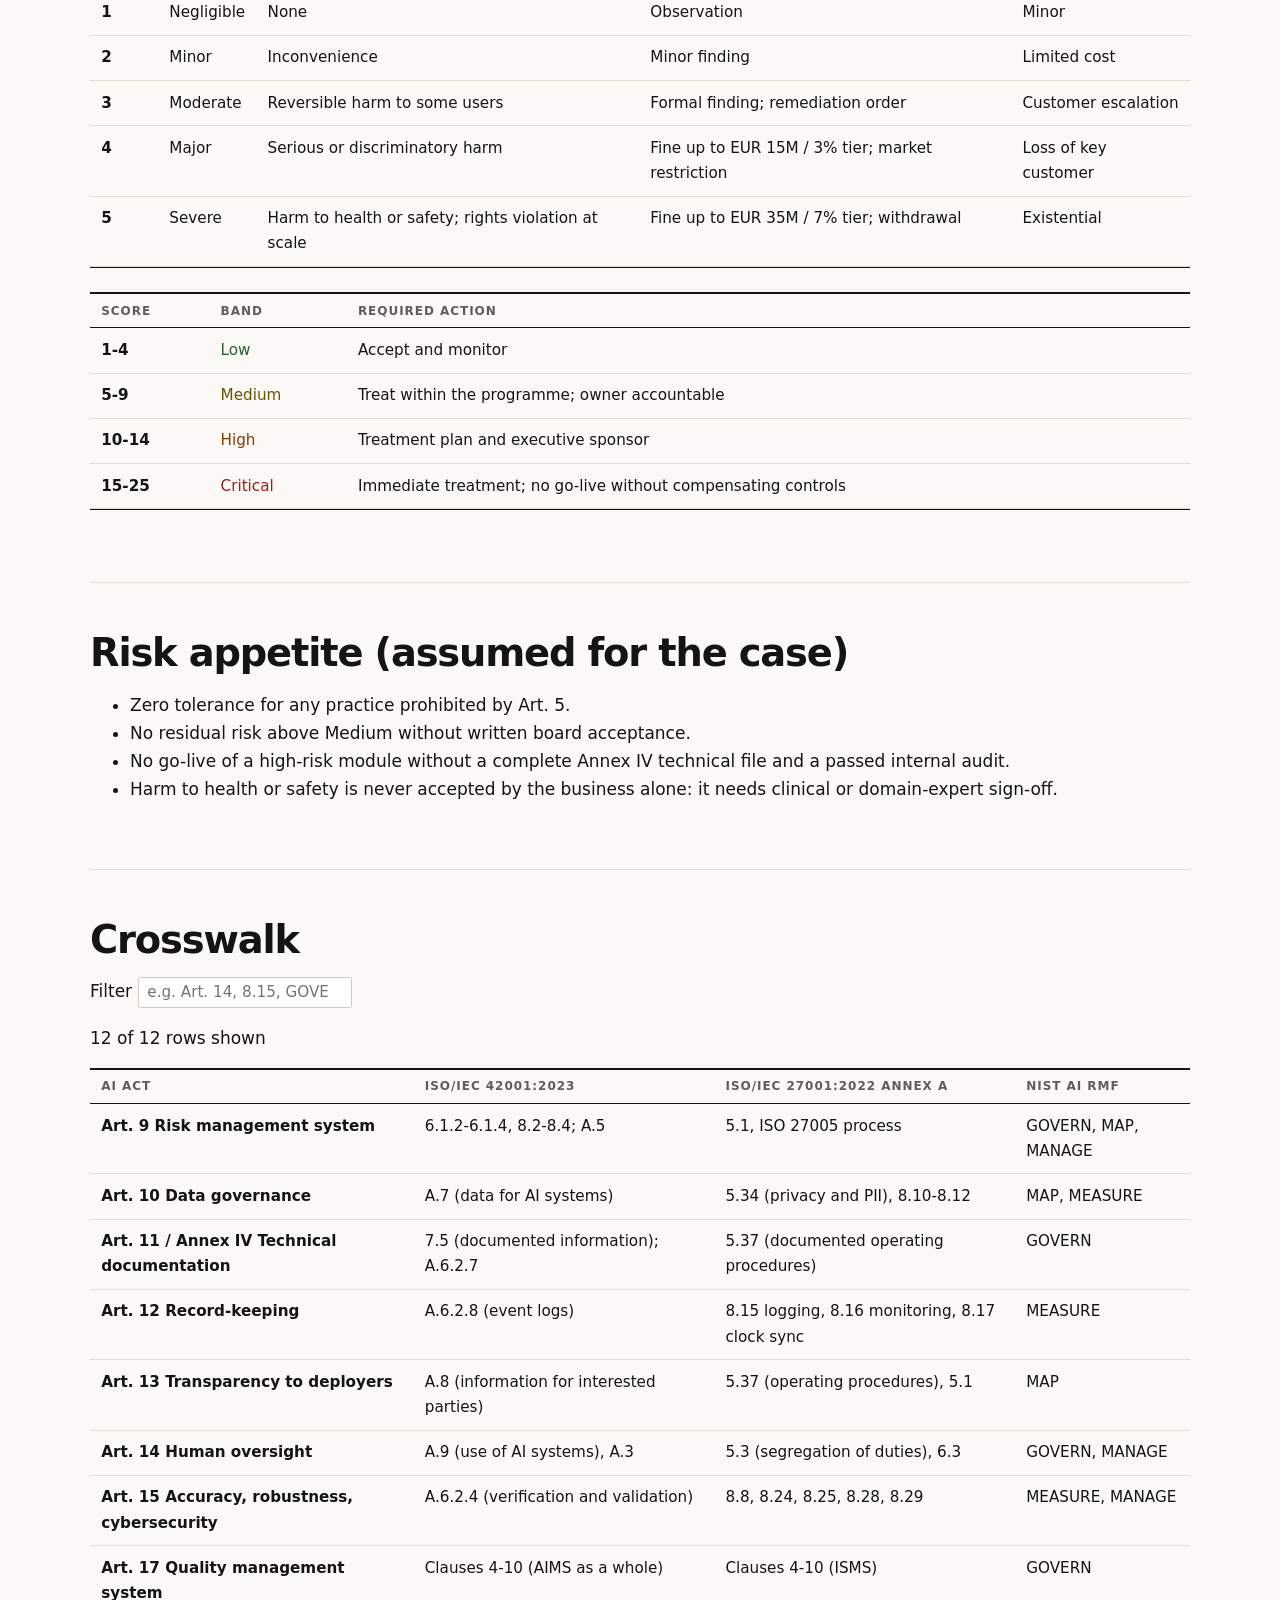
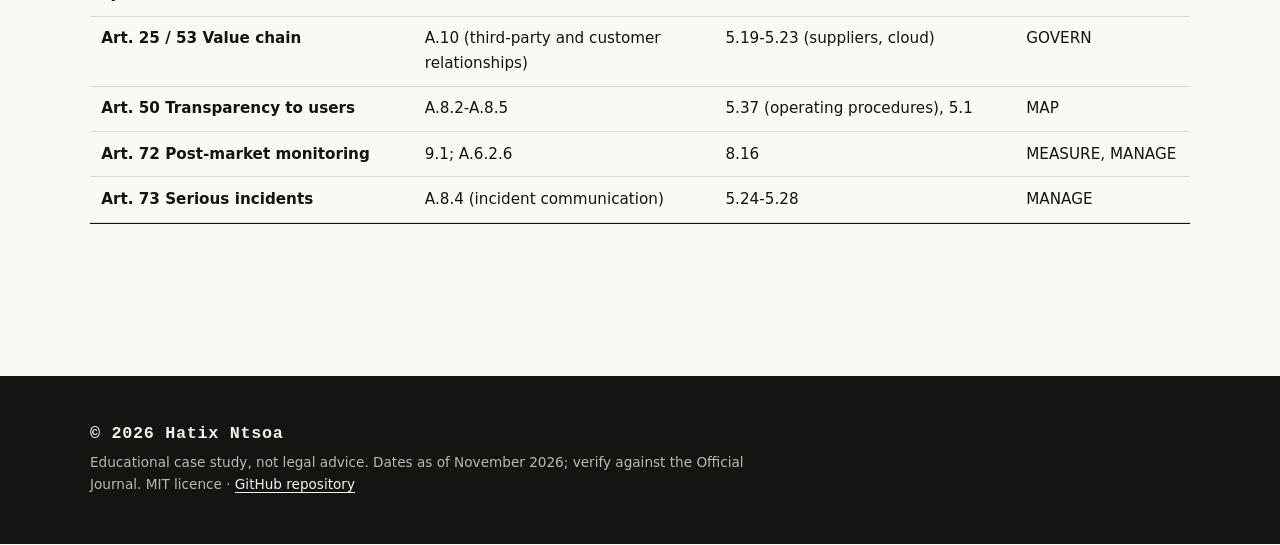
<file: website/pages/methodology.html>
<!doctype html>
<html lang="en">
<head>
  <meta charset="utf-8">
  <meta name="viewport" content="width=device-width, initial-scale=1">
  <title>Methodology | AI Ethics</title>
  <meta name="description" content="Risk method, scales, appetite and the AI Act, ISO/IEC 42001, ISO/IEC 27001 and NIST AI RMF crosswalk.">
  <link rel="icon" href="../assets/favicon.svg" type="image/svg+xml">
  <link rel="stylesheet" href="../styles/tokens.css">
  <link rel="stylesheet" href="../styles/base.css">
  <link rel="stylesheet" href="../styles/layout.css">
  <link rel="stylesheet" href="../styles/components.css">
  <link rel="stylesheet" href="../styles/pages.css">
  <link rel="stylesheet" href="../styles/motion.css">
  <link rel="stylesheet" href="../styles/print.css" media="print">
</head>
<body>
  <a class="skip-link" href="#main">Skip to content</a>
  <div class="progress" aria-hidden="true"></div>
  <header class="site-header" id="site-header"></header>
  <main id="main"><div class="container">
    <h1>Risk methodology and framework crosswalk</h1>
    <section aria-labelledby="h-lens"><h2 id="h-lens">Two lenses, both required</h2><div class="table-wrap" id="t-lens"></div></section>
    <section aria-labelledby="h-proc">
      <h2 id="h-proc">Process: Frame, Assess, Respond, Monitor</h2>
      <p><button class="btn" id="loop-toggle" type="button" aria-pressed="false">Play loop</button></p>
      <ol class="loop" id="loop"></ol>
      <div class="table-wrap" id="t-proc"></div>
    </section>
    <section aria-labelledby="h-scales">
      <h2 id="h-scales">Scales and rating bands</h2>
      <div class="table-wrap" id="t-like"></div>
      <div class="table-wrap" id="t-impact"></div>
      <div class="table-wrap" id="t-bands"></div>
    </section>
    <section aria-labelledby="h-app"><h2 id="h-app">Risk appetite (assumed for the case)</h2><ul id="appetite"></ul></section>
    <section aria-labelledby="h-cross">
      <h2 id="h-cross">Crosswalk</h2>
      <p><label>Filter <input type="search" id="cw-filter" placeholder="e.g. Art. 14, 8.15, GOVERN"></label></p>
      <p id="cw-count" role="status" aria-live="polite"></p>
      <div class="table-wrap" id="t-cross"></div>
    </section>
  </div></main>
  <footer class="site-footer" id="site-footer"></footer>
  <script type="module" src="../scripts/main.js"></script>
  <script type="module" src="../scripts/methodology.js"></script>
</body>
</html>
</file>
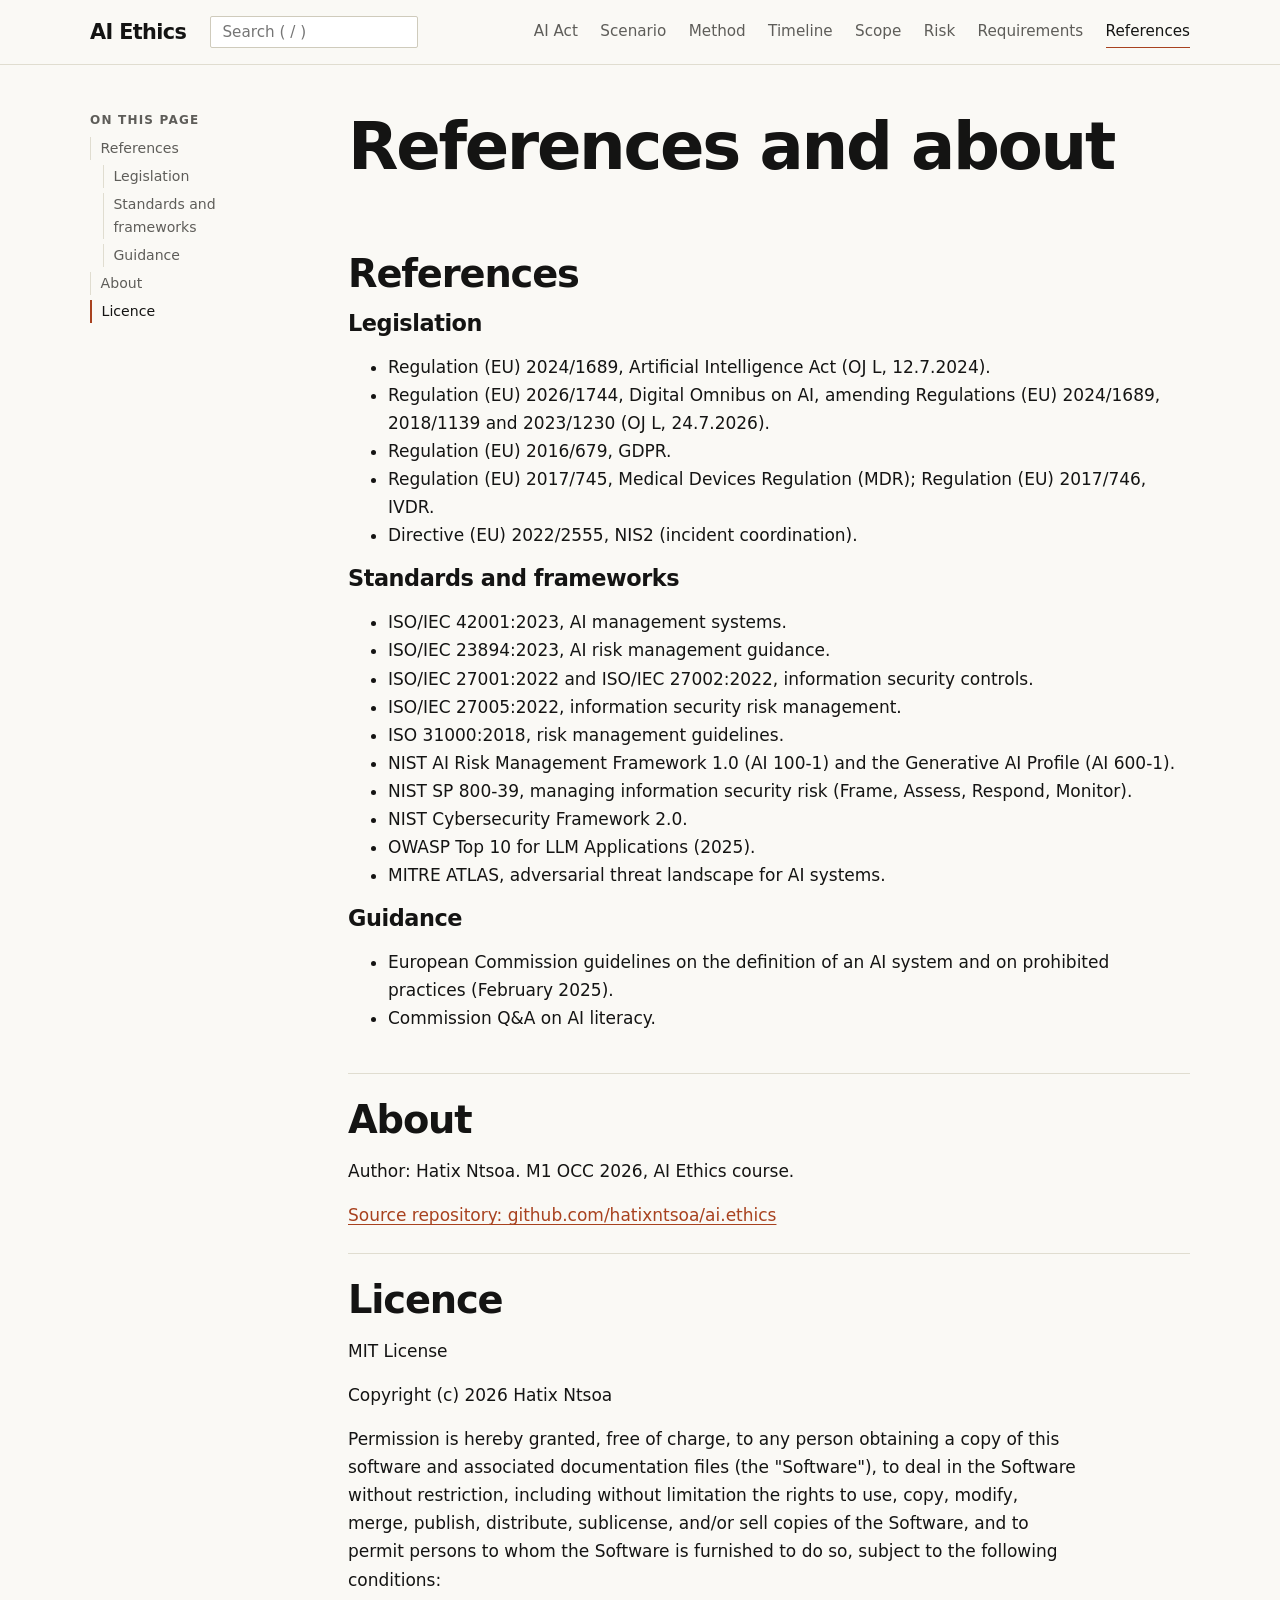
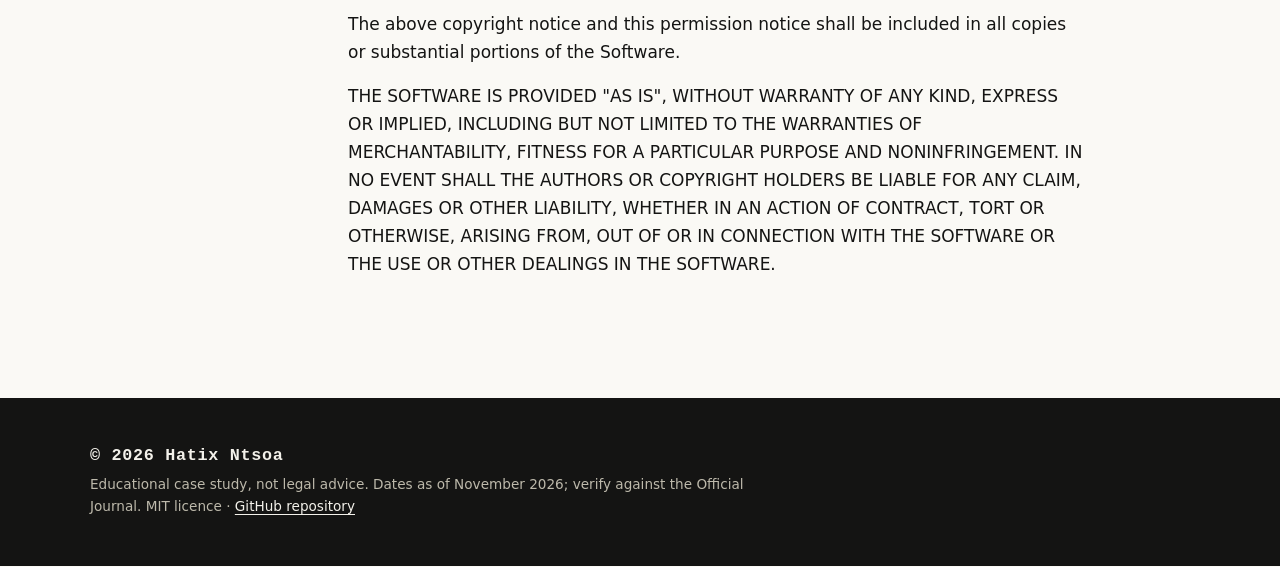
<file: website/pages/references.html>
<!doctype html>
<html lang="en">
<head>
  <meta charset="utf-8">
  <meta name="viewport" content="width=device-width, initial-scale=1">
  <title>References and about | AI Ethics</title>
  <meta name="description" content="Legislation, standards and guidance used in the case study; author and licence.">
  <link rel="icon" href="../assets/favicon.svg" type="image/svg+xml">
  <link rel="stylesheet" href="../styles/tokens.css">
  <link rel="stylesheet" href="../styles/base.css">
  <link rel="stylesheet" href="../styles/layout.css">
  <link rel="stylesheet" href="../styles/components.css">
  <link rel="stylesheet" href="../styles/pages.css">
  <link rel="stylesheet" href="../styles/motion.css">
  <link rel="stylesheet" href="../styles/print.css" media="print">
</head>
<body>
  <a class="skip-link" href="#main">Skip to content</a>
  <div class="progress" aria-hidden="true"></div>
  <header class="site-header" id="site-header"></header>
  <main id="main"><div class="container doc-layout"><aside class="toc" id="toc"></aside><div class="doc-main">
    <h1>References and about</h1>
    <div id="doc"></div>
  </div></div></main>
  <footer class="site-footer" id="site-footer"></footer>
  <script type="module" src="../scripts/main.js"></script>
  <script type="module" src="../scripts/animations/references.js"></script>
</body>
</html>
</file>
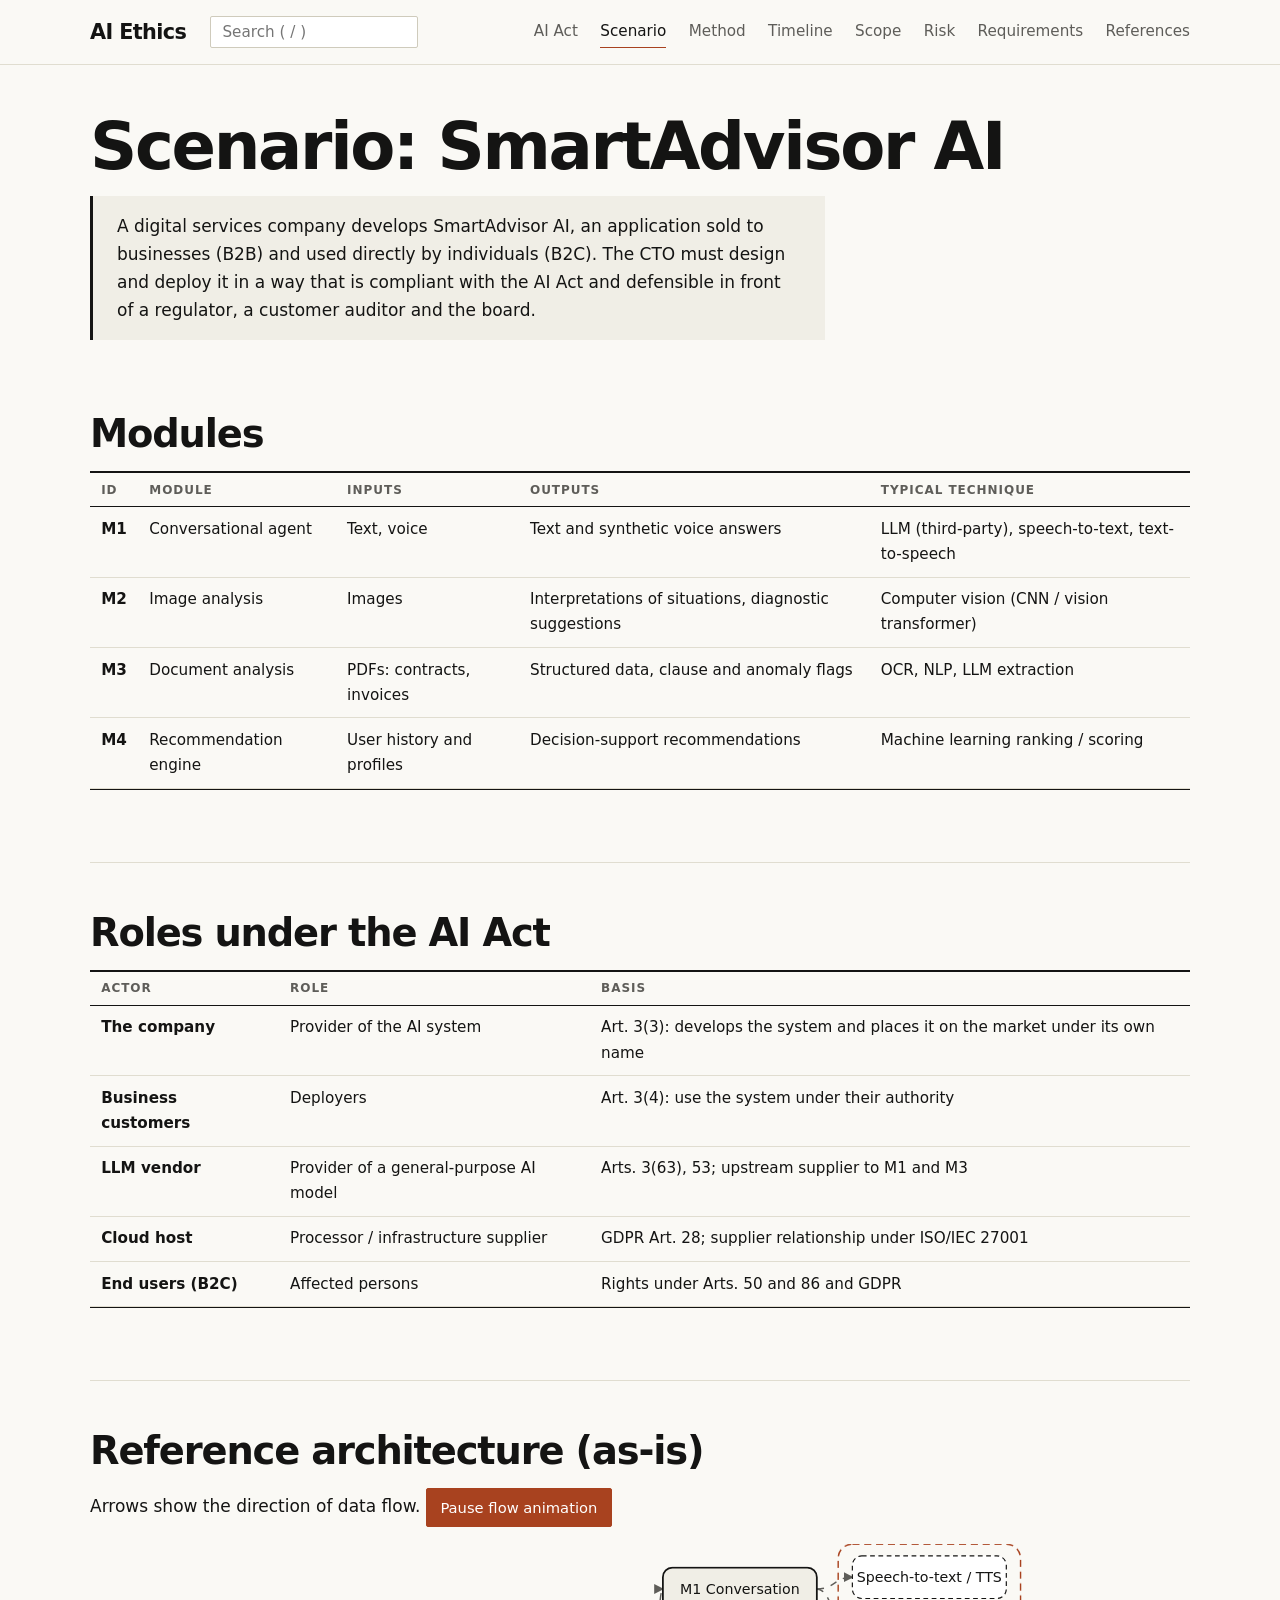
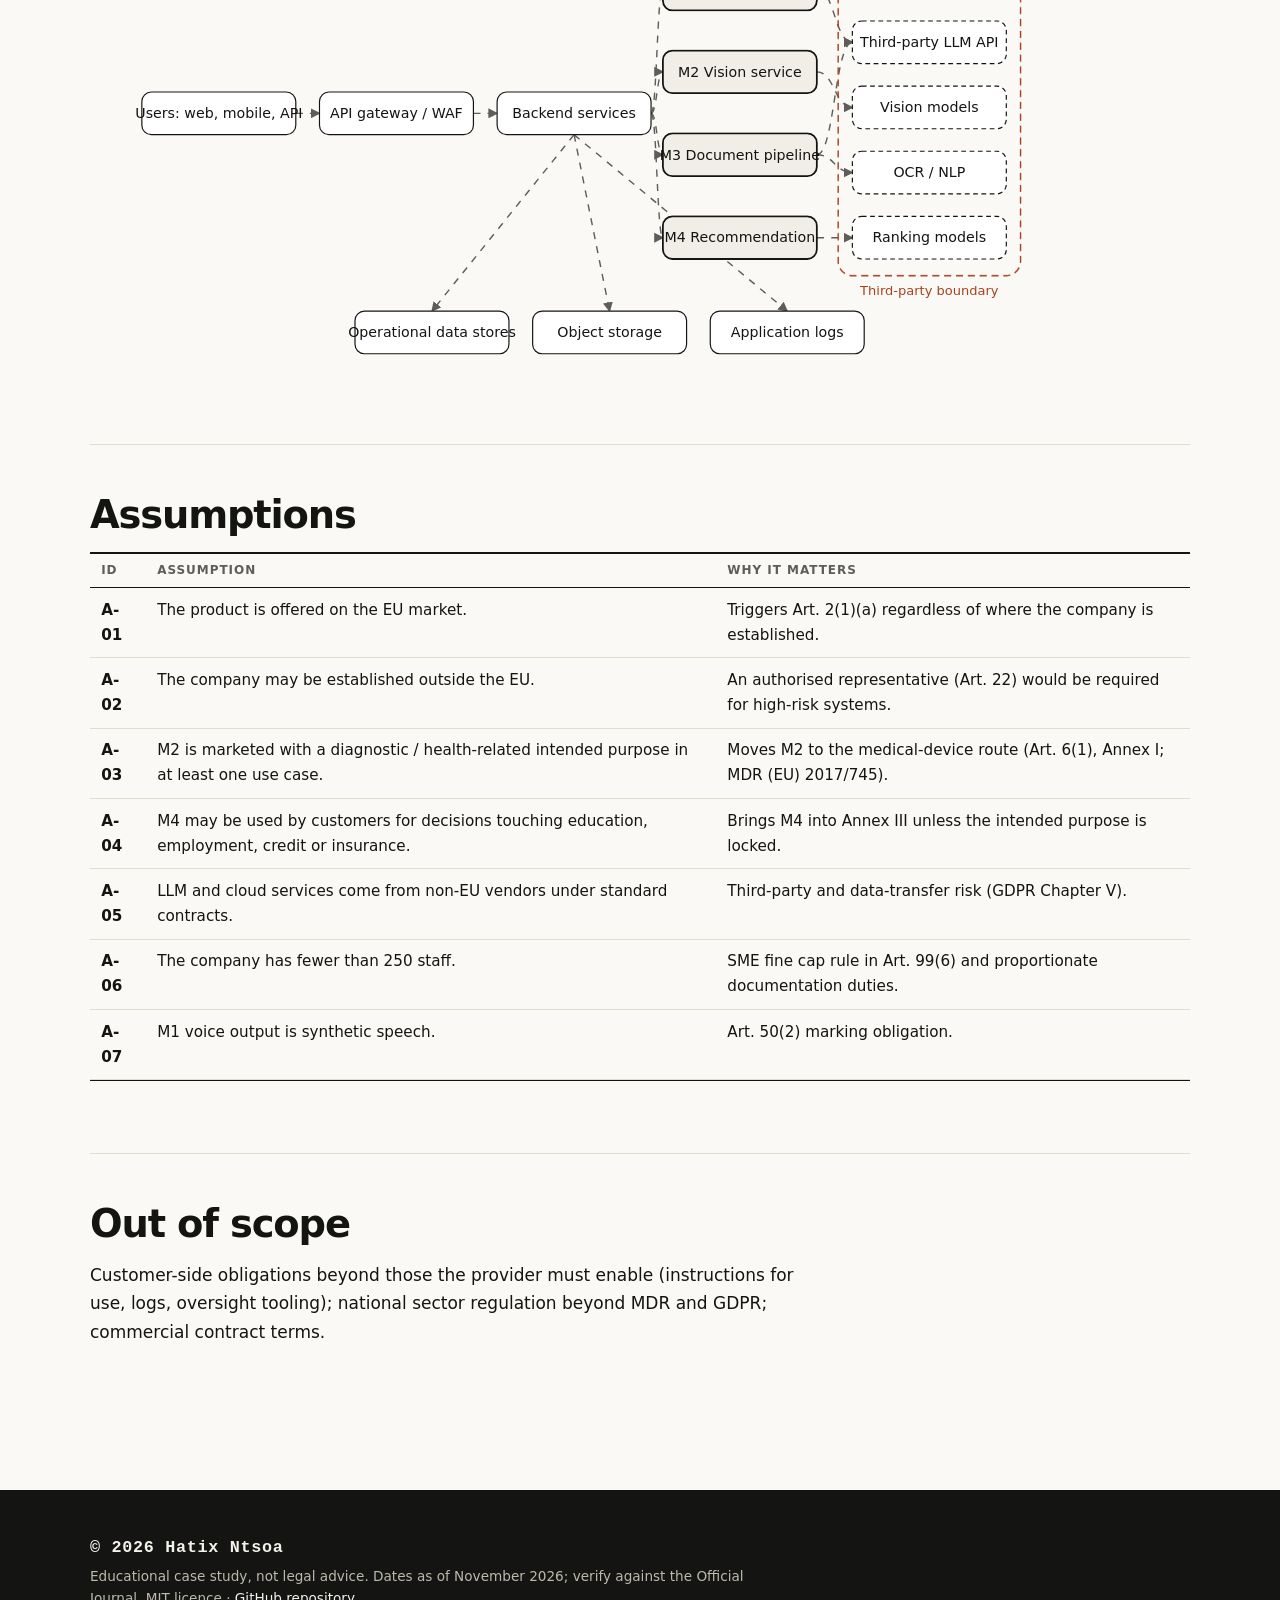
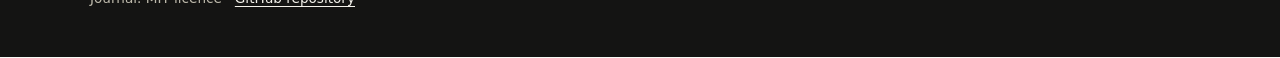
<file: website/pages/scenario.html>
<!doctype html>
<html lang="en">
<head>
  <meta charset="utf-8">
  <meta name="viewport" content="width=device-width, initial-scale=1">
  <title>Scenario: SmartAdvisor AI | AI Ethics</title>
  <meta name="description" content="SmartAdvisor AI modules M1 to M4, roles under the AI Act, reference architecture and assumptions.">
  <link rel="icon" href="../assets/favicon.svg" type="image/svg+xml">
  <link rel="stylesheet" href="../styles/tokens.css">
  <link rel="stylesheet" href="../styles/base.css">
  <link rel="stylesheet" href="../styles/layout.css">
  <link rel="stylesheet" href="../styles/components.css">
  <link rel="stylesheet" href="../styles/pages.css">
  <link rel="stylesheet" href="../styles/motion.css">
  <link rel="stylesheet" href="../styles/print.css" media="print">
</head>
<body>
  <a class="skip-link" href="#main">Skip to content</a>
  <div class="progress" aria-hidden="true"></div>
  <header class="site-header" id="site-header"></header>
  <main id="main"><div class="container">
    <h1>Scenario: SmartAdvisor AI</h1>
    <p id="sc-context" class="banner"></p>
    <section aria-labelledby="h-mod"><h2 id="h-mod">Modules</h2><div class="table-wrap" id="t-modules"></div></section>
    <section aria-labelledby="h-roles"><h2 id="h-roles">Roles under the AI Act</h2><div class="table-wrap" id="t-roles"></div></section>
    <section aria-labelledby="h-arch">
      <h2 id="h-arch">Reference architecture (as-is)</h2>
      <p>Arrows show the direction of data flow. <button class="btn" id="flow-toggle" type="button" aria-pressed="true">Pause flow animation</button></p>
      <figure>
        <svg id="arch" class="diagram" viewBox="0 0 760 360" role="img" aria-labelledby="arch-t arch-d">
          <title id="arch-t">SmartAdvisor AI reference architecture</title>
          <desc id="arch-d">Users reach an API gateway, then backend services. The backend calls four modules, M1 to M4. M1 and M3 use a third-party LLM API. M1 also uses speech services, M2 vision models, M3 OCR and NLP, M4 ranking models. The backend also uses data stores, object storage and application logs.</desc>
        </svg>
      </figure>
    </section>
    <section aria-labelledby="h-ass"><h2 id="h-ass">Assumptions</h2><div class="table-wrap" id="t-assumptions"></div></section>
    <section aria-labelledby="h-out"><h2 id="h-out">Out of scope</h2><p id="sc-out"></p></section>
  </div></main>
  <footer class="site-footer" id="site-footer"></footer>
  <script type="module" src="../scripts/main.js"></script>
  <script type="module" src="../scripts/animations/scenario.js"></script>
</body>
</html>
</file>
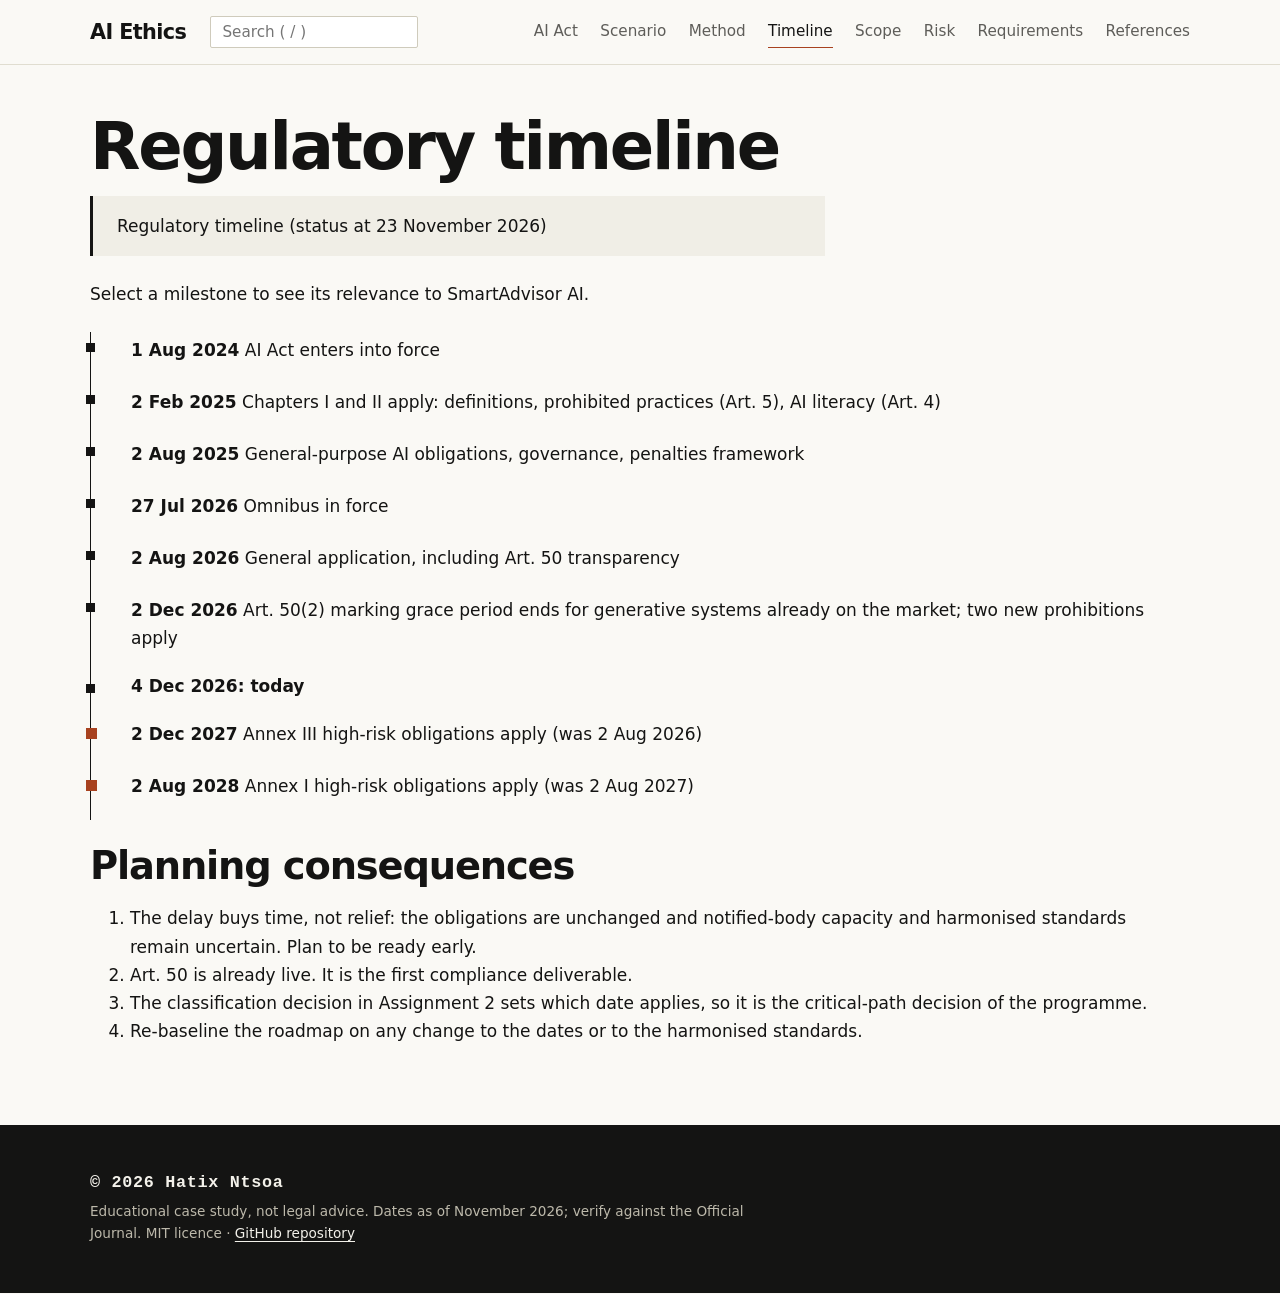
<file: website/pages/timeline.html>
<!doctype html>
<html lang="en">
<head>
  <meta charset="utf-8">
  <meta name="viewport" content="width=device-width, initial-scale=1">
  <title>Regulatory timeline | AI Ethics</title>
  <meta name="description" content="EU AI Act application dates after the Digital Omnibus, and what each means for SmartAdvisor AI.">
  <link rel="icon" href="../assets/favicon.svg" type="image/svg+xml">
  <link rel="stylesheet" href="../styles/tokens.css">
  <link rel="stylesheet" href="../styles/base.css">
  <link rel="stylesheet" href="../styles/layout.css">
  <link rel="stylesheet" href="../styles/components.css">
  <link rel="stylesheet" href="../styles/pages.css">
  <link rel="stylesheet" href="../styles/motion.css">
  <link rel="stylesheet" href="../styles/print.css" media="print">
</head>
<body>
  <a class="skip-link" href="#main">Skip to content</a>
  <div class="progress" aria-hidden="true"></div>
  <header class="site-header" id="site-header"></header>
  <main id="main"><div class="container">
    <h1>Regulatory timeline</h1>
    <p class="banner" id="tl-status"></p>
    <p>Select a milestone to see its relevance to SmartAdvisor AI.</p>
    <ol class="timeline" id="timeline"></ol>
    <h2>Planning consequences</h2>
    <ol id="consequences"></ol>
  </div></main>
  <footer class="site-footer" id="site-footer"></footer>
  <script type="module" src="../scripts/main.js"></script>
  <script type="module" src="../scripts/timeline.js"></script>
</body>
</html>
</file>
<file: website/styles/tokens.css>
/* Editorial tokens: light only. 60% paper, 30% ink/muted, 10% one accent (links and buttons only). */
:root {
  --bg: #faf9f5; --surface: #ffffff; --surface-2: #f0eee6; --rule: #e0ddd0; --border: #cfcbbc;
  --ink: #141413; --ink-soft: #5e5d59;
  --accent: #a8421f; --accent-ink: #ffffff; --warm: #a8421f; --focus: #1d4ed8;
  --risk-low: #2f5d2f; --risk-med: #6b5200; --risk-high: #8a3a0a; --risk-crit: #9c1c1c;
  --risk-low-bg: #e4efe3; --risk-med-bg: #f6edcf; --risk-high-bg: #f6dcc8; --risk-crit-bg: #f3cfcb;
  --font-serif: "Avenir Next", "Segoe UI Variable Display", "Segoe UI", system-ui, -apple-system, "Helvetica Neue", Arial, sans-serif;
  --font-ui: "Avenir Next", "Segoe UI Variable Text", "Segoe UI", system-ui, -apple-system, "Helvetica Neue", Arial, sans-serif;
  --font-mono: ui-monospace, SFMono-Regular, Menlo, Consolas, monospace;
  --radius: 4px; --radius-sm: 2px;
  --shadow: none;
  --space-1: .25rem; --space-2: .5rem; --space-3: 1rem; --space-4: 1.5rem; --space-5: 3rem; --space-6: 5rem;
  --dur-fast: 150ms; --dur-base: 250ms; --dur-slow: 600ms;
  --ease-out: cubic-bezier(.2,.7,.2,1); --ease-in-out: cubic-bezier(.4,0,.2,1);
  --stagger-step: 45ms;
  color-scheme: light;
}
</file>
<file: website/styles/base.css>
*,*::before,*::after{box-sizing:border-box}
html{scroll-behavior:smooth;-webkit-text-size-adjust:100%}
body{margin:0;background:var(--bg);color:var(--ink);font:400 1.0625rem/1.65 var(--font-ui);-webkit-font-smoothing:antialiased}
h1,h2,h3,h4{font-family:var(--font-serif);font-weight:700;line-height:1.12;margin:0 0 var(--space-3);letter-spacing:-.02em}
h1{font-size:clamp(2.6rem,6vw,4.1rem);font-weight:800;letter-spacing:-.035em;line-height:1.02}
h2{font-size:clamp(1.8rem,3.4vw,2.4rem);letter-spacing:-.03em}
h3{font-size:1.4rem} h4{font-size:1.1rem}
p{margin:0 0 var(--space-3);max-width:68ch}
a{color:var(--accent);text-decoration:underline;text-decoration-thickness:1px;text-underline-offset:3px}
a:hover{text-decoration-thickness:2px}
code,pre{font-family:var(--font-mono)}
:focus-visible{outline:3px solid var(--focus);outline-offset:2px}
.skip-link{position:absolute;left:-999px;top:0;background:var(--ink);color:#fff;padding:.7rem 1rem;z-index:100}
.skip-link:focus{left:var(--space-3)}
.visually-hidden{position:absolute!important;width:1px;height:1px;overflow:hidden;clip:rect(0 0 0 0);white-space:nowrap}
.container{width:min(1100px,100% - 3rem);margin-inline:auto}
</file>
<file: website/styles/layout.css>
.site-header{position:sticky;top:0;z-index:50;background:var(--bg);border-bottom:1px solid var(--rule)}
.site-header .container{display:flex;align-items:center;gap:var(--space-4);min-height:64px;flex-wrap:wrap;padding-block:.6rem}
.brand{font-family:var(--font-serif);font-size:1.3rem;font-weight:800;color:var(--ink);text-decoration:none;letter-spacing:-.03em}
.brand:hover{text-decoration:none;color:var(--accent)}
.search{order:2}
.search input{width:13rem;font:.95rem var(--font-ui);padding:.4rem .7rem;border:1px solid var(--border);border-radius:var(--radius-sm);background:var(--surface);color:var(--ink)}
.nav{order:3;display:flex;gap:.2rem 1.4rem;flex-wrap:wrap;margin-left:auto}
.nav a{color:var(--ink-soft);text-decoration:none;font-size:.95rem;padding:.2rem 0;border-bottom:1px solid transparent}
.nav a:hover{color:var(--ink);border-bottom-color:var(--ink)}
.nav a[aria-current="page"]{color:var(--ink);border-bottom-color:var(--accent)}
.progress{position:fixed;top:0;left:0;height:2px;width:100%;background:var(--accent);transform:scaleX(0);transform-origin:left;z-index:60}
.site-footer{margin-top:var(--space-6);padding:var(--space-5) 0;background:var(--ink);color:#f3f1ea;font-size:.9rem}
.site-footer .copyright{font:700 1.05rem var(--font-mono);letter-spacing:.04em;margin-bottom:var(--space-2)}
.site-footer .legal{color:#bdb9ab;font-size:.85rem;max-width:80ch;margin:0}
.site-footer a{color:#f3f1ea}
.site-footer a:hover{color:#fff}
section{padding-block:var(--space-5)}
section+section{border-top:1px solid var(--rule)}
.grid{display:grid;gap:var(--space-4);grid-template-columns:repeat(auto-fit,minmax(min(260px,100%),1fr))}
main>.container:first-child{padding-top:var(--space-5)}
</file>
<file: website/styles/components.css>
.btn{font:inherit;font-size:.92rem;cursor:pointer;border:1px solid var(--border);background:var(--surface);color:var(--ink);
  padding:.4rem .85rem;border-radius:var(--radius-sm);transition:background var(--dur-fast),border-color var(--dur-fast),color var(--dur-fast)}
.btn:hover{border-color:var(--ink)}
.btn[aria-pressed="true"]{background:var(--accent);border-color:var(--accent);color:var(--accent-ink)}
.btn:disabled{opacity:.45;cursor:default}
.card{background:var(--surface);border:1px solid var(--rule);padding:var(--space-4)}
.banner{background:var(--surface-2);border-left:3px solid var(--ink);padding:var(--space-3) var(--space-4);margin:0 0 var(--space-4)}
blockquote.banner{font-size:1.15rem;font-weight:500;line-height:1.5;background:none;padding-left:var(--space-4)}
.chip{display:inline-flex;gap:.35em;align-items:center;padding:.05rem .55rem;font-size:.82rem;font-weight:600;border:1px solid currentColor;border-radius:999px}
.chip.low{color:var(--risk-low);background:var(--risk-low-bg)} .chip.low::before{content:"●"}
.chip.medium{color:var(--risk-med);background:var(--risk-med-bg)} .chip.medium::before{content:"▲"}
.chip.high{color:var(--risk-high);background:var(--risk-high-bg)} .chip.high::before{content:"◆"}
.chip.critical{color:var(--risk-crit);background:var(--risk-crit-bg)} .chip.critical::before{content:"■"}
.hero{padding-block:var(--space-6) var(--space-5);border-bottom:1px solid var(--rule)}
.hero .eyebrow{font:600 .8rem var(--font-ui);letter-spacing:.12em;text-transform:uppercase;color:var(--ink-soft);margin-bottom:var(--space-3)}
.lead{font-size:clamp(1.2rem,2.1vw,1.45rem);font-weight:500;line-height:1.5;max-width:46ch;margin-bottom:var(--space-3);letter-spacing:-.01em}
.byline{color:var(--ink-soft);font-size:.95rem;margin:0}
.conclusion{display:grid;grid-template-columns:4rem minmax(0,1fr);column-gap:var(--space-3);padding:var(--space-4) 0;border-top:1px solid var(--rule)}
.conclusion .num{grid-row:1/3;font:800 2.2rem/1 var(--font-serif);color:var(--ink-soft);margin:0;letter-spacing:-.04em}
.conclusion h3{margin-bottom:.4rem}.conclusion p{margin-bottom:0}
.path{list-style:none;display:flex;flex-wrap:wrap;gap:.3rem 2rem;padding:0;counter-reset:p}
.path li::before{counter-increment:p;content:counter(p,decimal-leading-zero);color:var(--ink-soft);font-size:.85rem;margin-right:.5rem}
.acc-panel{display:grid;grid-template-rows:0fr;transition:grid-template-rows var(--dur-base) var(--ease-out)}
.is-open>.acc-panel{grid-template-rows:1fr}
.acc-inner{overflow:hidden}
[data-accordion]>h3{margin:0}
[data-accordion]>h3>button{appearance:none;background:none;border:0;font:inherit;font-family:var(--font-serif);font-size:1.15rem;font-weight:700;color:inherit;text-align:left;cursor:pointer;display:block;width:100%;padding:var(--space-3)}
[data-accordion]>h3>button:hover{color:var(--accent)}
</file>
<file: website/styles/pages.css>
.disclaimer{font-size:.9rem;color:var(--ink-soft)}
input,select{font:.95rem var(--font-ui);border:1px solid var(--border);background:var(--surface);color:var(--ink);padding:.35rem .55rem;border-radius:var(--radius-sm)}
code{background:var(--surface-2);padding:.05em .3em;border-radius:2px;font-size:.9em}
mark{background:#f6e3a1;color:inherit}
/* tables */
.table-wrap{overflow-x:auto;margin-bottom:var(--space-4);border-top:2px solid var(--ink);border-bottom:1px solid var(--ink)}
table{border-collapse:collapse;width:100%;font-size:.95rem}
th,td{border-bottom:1px solid var(--rule);padding:.6rem .7rem;text-align:left;vertical-align:top}
thead th{font:600 .75rem var(--font-ui);letter-spacing:.08em;text-transform:uppercase;color:var(--ink-soft);border-bottom:1px solid var(--ink)}
tbody th{font-weight:600}
tbody tr:hover>*{background:var(--surface-2)}
caption{text-align:left}
/* stat strip and heat maps */
.kpis{gap:0;margin-bottom:var(--space-5)}
.kpis .card{border:0;border-left:1px solid var(--rule);background:none;padding:var(--space-2) var(--space-4)}
.kpis .card:first-child{border-left:0;padding-left:0}
.kpi{display:block;font:800 3.4rem/1 var(--font-serif);color:var(--ink);letter-spacing:-.04em}
.maps{grid-template-columns:repeat(auto-fit,minmax(min(320px,100%),1fr))}
figcaption{font-size:.85rem;color:var(--ink-soft);margin-bottom:var(--space-2)}
.heat{display:grid;grid-template-columns:repeat(5,1fr);gap:3px}
.heat-cell{aspect-ratio:1;border:1px solid var(--rule);border-radius:2px;cursor:pointer;font:inherit;color:var(--ink);display:flex;flex-direction:column;align-items:center;justify-content:center}
.heat-cell.low{background:var(--risk-low-bg)} .heat-cell.medium{background:var(--risk-med-bg)}
.heat-cell.high{background:var(--risk-high-bg)} .heat-cell.critical{background:var(--risk-crit-bg)}
.heat-cell.low .heat-score::after{content:" ●"} .heat-cell.medium .heat-score::after{content:" ▲"}
.heat-cell.high .heat-score::after{content:" ◆"} .heat-cell.critical .heat-score::after{content:" ■"}
.heat-score{font-size:.72rem;color:var(--ink-soft)} .heat-ids{font-weight:700;font-size:.8rem;word-break:break-word}
.heat-cell.hl{outline:3px solid var(--focus);outline-offset:1px;transform:scale(1.06);z-index:1} .heat-cell.sel{border:2px solid var(--ink)}
.filters{display:flex;flex-wrap:wrap;gap:var(--space-3);margin:var(--space-4) 0;font-size:.92rem}
.flag{color:var(--risk-crit);font-weight:700;font-size:.85rem;margin-top:.25rem}
/* timeline */
.timeline{list-style:none;margin:var(--space-4) 0;padding:0 0 0 var(--space-4);border-left:1px solid var(--ink)}
.tl-item{position:relative;padding:0 0 var(--space-3) var(--space-3)}
.tl-item::before{content:"";position:absolute;left:calc(-1 * var(--space-4) - 5px);top:.7rem;width:9px;height:9px;border:1px solid var(--ink);background:var(--bg)}
.tl-item.past::before{background:var(--ink)}
.tl-item.key::before{background:var(--accent);border-color:var(--accent);width:11px;height:11px}
.tl-item.today{font-weight:700}
.tl-btn{font:inherit;color:inherit;text-align:left;background:none;border:0;cursor:pointer;padding:.25rem 0}
.tl-btn:hover{color:var(--accent)}
.tl-panel{background:var(--surface-2);padding:var(--space-3);animation:fadeUp var(--dur-base) var(--ease-out)}
/* document pages */
.doc-layout{display:grid;gap:var(--space-5);grid-template-columns:minmax(0,1fr)}
@media (min-width:1000px){.doc-layout{grid-template-columns:210px minmax(0,1fr)}.toc{position:sticky;top:84px;align-self:start;max-height:calc(100vh - 104px);overflow:auto}}
@media (max-width:999px){.toc{display:none}}
.doc-main h1{margin-bottom:var(--space-5)}
.doc-main section{padding-block:var(--space-4)}
.toc ul{list-style:none;margin:0;padding:0;font-size:.88rem}.toc li{margin:.3rem 0}.toc li.sub{padding-left:.8rem}
.toc a{color:var(--ink-soft);text-decoration:none;display:block;padding-left:.6rem;border-left:1px solid var(--rule)}
.toc a[aria-current="true"],.toc a:hover{color:var(--ink);border-left:2px solid var(--accent)}
.toc-title{font:600 .75rem var(--font-ui);letter-spacing:.1em;text-transform:uppercase;color:var(--ink-soft);margin-bottom:.6rem}
.anchor{opacity:0;text-decoration:none;font-size:.8em}h3:hover .anchor,h4:hover .anchor,.anchor:focus{opacity:1}
.pager{display:flex;justify-content:space-between;gap:var(--space-3);margin-top:var(--space-5);padding-top:var(--space-3);border-top:1px solid var(--rule)}.pager .next{margin-left:auto}
.code{margin:0 0 var(--space-4);border:1px solid var(--border);border-radius:var(--radius);overflow:hidden;background:var(--surface-2)}
.code figcaption{display:flex;justify-content:space-between;align-items:center;padding:.3rem .7rem;border-bottom:1px solid var(--border);font:.78rem var(--font-mono);margin:0}
.code pre{margin:0;padding:var(--space-3);overflow-x:auto;font-size:.85rem;line-height:1.55}
.tok-key{color:#8a4b1c}.tok-str{color:#2f5d2f}.tok-num,.tok-kw{color:#1c5f8a}.tok-com{color:var(--ink-soft);font-style:italic}
.diagram-src{margin-bottom:var(--space-4)}.diagram-src pre{overflow-x:auto;background:var(--surface-2);padding:var(--space-3);border-radius:var(--radius)}
/* compliance, gantt, raci */
.st{white-space:nowrap;font-weight:600}.st-evidenced{color:var(--risk-low)}.st-implemented{color:var(--ink)}.st-designed{color:var(--risk-med)}.st-notstarted,.st-priorityapplicablenow{color:var(--risk-crit)}
.mx-row{transition:opacity var(--dur-base) var(--ease-out)}.mx-row td,.mx-row th{font-size:.88rem}
.gantt .g-grid{stroke:var(--rule)}.gantt .g-axis,.gantt .g-label{font-size:11px;fill:var(--ink)}.gantt .g-label{font-size:12px}
.gantt .g-bar rect{fill:var(--ink);transform-box:fill-box;transform-origin:left;animation:grow 700ms var(--ease-out) both;animation-delay:calc(var(--i) * 160ms)}
.gantt .g-bar.sec-1 rect{fill:#b5502f}.gantt .g-bar.sec-2 rect{fill:#6f6d66}.gantt .g-id{fill:#fff;font-weight:700;font-size:11px}
.gantt .g-flag{stroke:var(--risk-crit);stroke-dasharray:4 3}.gantt .g-flag-t{fill:var(--risk-crit);font-size:11px}
.gantt .g-today{stroke:var(--accent);stroke-width:2;animation:soft 3s ease-in-out infinite}.gantt .g-today-t{fill:var(--accent);font-size:11px}
@keyframes grow{from{transform:scaleX(0)}to{transform:none}}@keyframes soft{50%{opacity:.45}}
.raci th,.raci td{text-align:center;font-size:.85rem}.raci th[scope=row]{text-align:left}
.raci .hl-r>*,.raci .hl-c{background:var(--surface-2)}
/* diagrams */
.diagram{width:100%;height:auto;max-width:900px}
.diagram .node rect{fill:var(--surface);stroke:var(--ink);stroke-width:1}
.diagram .node.module rect{fill:var(--surface-2);stroke:var(--ink);stroke-width:1.5}
.diagram .node.external rect{stroke-dasharray:4 3}
.diagram text{fill:var(--ink);font:12px var(--font-ui)}
.diagram .edge{fill:none;stroke:var(--ink-soft);stroke-width:1.2}
.diagram .arrow-head{fill:var(--ink-soft)}
.diagram .boundary{fill:none;stroke:var(--accent);stroke-width:1.2;stroke-dasharray:6 4}
.diagram .boundary-label{fill:var(--accent);font-size:11px}
.diagram .node{opacity:0;animation:pop var(--dur-base) var(--ease-out) forwards;animation-delay:calc(var(--i) * 70ms);transform-box:fill-box;transform-origin:center}
.diagram .boundary,.diagram .boundary-label{opacity:0;animation:pop var(--dur-slow) var(--ease-out) 1.3s forwards}
.diagram .edge.flow{stroke-dasharray:6 6;animation:flow 1.2s linear infinite}
.diagram.paused .edge.flow{animation-play-state:paused}
/* methodology and decision tree */
.loop{display:flex;flex-wrap:wrap;gap:var(--space-3);list-style:none;padding:0}
.loop-step{padding:.4rem .9rem;border:1px solid var(--border);transition:border-color var(--dur-base),background var(--dur-base)}
.loop-step::after{content:" " attr(data-next);color:var(--ink-soft)}
.loop-step.on{border-color:var(--ink);background:var(--surface-2);font-weight:600}
.chip-cell.low{color:var(--risk-low)} .chip-cell.medium{color:var(--risk-med)} .chip-cell.high{color:var(--risk-high)} .chip-cell.critical{color:var(--risk-crit)}
.dt-path{padding-left:1.2rem;color:var(--ink-soft)}
.dt-step{animation:fadeUp var(--dur-base) var(--ease-out)}
.dt-q{font-size:1.2rem;font-weight:700}
.dt-result{font-size:1.1rem;padding:.15rem .8rem;animation:pop var(--dur-base) var(--ease-out)}
/* AI Act reader */
.chapter{border-top:1px solid var(--rule)}.chapter:last-child{border-bottom:1px solid var(--rule)}
.chapter>h3 button{display:flex;gap:.8rem;align-items:center}.ch-num{font:600 .75rem var(--font-ui);letter-spacing:.1em;color:var(--ink-soft);white-space:nowrap}
.prog{margin-left:auto;display:flex;align-items:center;gap:.3rem;font:.85rem var(--font-ui);color:var(--ink-soft)}
.ring{width:22px;height:22px;transform:rotate(-90deg)}.ring circle{fill:none;stroke-width:3}.ring-bg{stroke:var(--rule)}
.ring-fg{stroke:var(--accent);stroke-dasharray:56.5;stroke-dashoffset:56.5;transition:stroke-dashoffset var(--dur-base) var(--ease-out)}
.ch-body{padding:0 var(--space-3) var(--space-3)}.blk{margin-bottom:var(--space-3)}.blk h4{margin:0 0 .3rem}
.chapter.is-open .blk{animation:fadeUp var(--dur-base) var(--ease-out) both}.chapter.is-open .blk:nth-child(2){animation-delay:50ms}.chapter.is-open .blk:nth-child(3){animation-delay:100ms}.chapter.is-open .blk:nth-child(4){animation-delay:150ms}
.checks{list-style:none;padding:0}.checks li{display:flex;gap:.5rem}.checks li.done label{text-decoration:line-through;color:var(--ink-soft)}
.pyramid{max-width:460px}.pyr{stroke:var(--bg);stroke-width:2;transform-box:fill-box;transform-origin:center bottom;animation:pop var(--dur-slow) var(--ease-out) both;animation-delay:calc(var(--i) * 220ms)}
.pyr.low{fill:var(--risk-low-bg)}.pyr.medium{fill:var(--risk-med-bg)}.pyr.high{fill:var(--risk-high-bg)}.pyr.critical{fill:var(--risk-crit-bg)}.pyr-t{font-size:10px;fill:var(--ink)}
/* search */
.search{position:relative}
.search-panel{position:absolute;left:0;top:115%;width:min(32rem,92vw);max-height:70vh;overflow:auto;background:var(--surface);border:1px solid var(--border);border-radius:var(--radius);padding:var(--space-3);z-index:80}
.search-panel h3{font:600 .75rem var(--font-ui);letter-spacing:.1em;text-transform:uppercase;color:var(--ink-soft);margin:.6rem 0 .2rem}
.search-panel ul{list-style:none;margin:0;padding:0}.search-panel a{display:block;padding:.35rem 0;text-decoration:none;color:var(--ink)}
.search-panel a:hover strong{color:var(--accent)}.search-panel .snip{display:block;font-size:.85rem;color:var(--ink-soft)}
</file>
<file: website/styles/motion.css>
@keyframes drift{to{transform:translate3d(6%,4%,0) scale(1.08)}}
@keyframes spin{to{transform:rotate(360deg)}}
@keyframes fadeUp{from{opacity:0;transform:translateY(12px)}to{opacity:1;transform:none}}
@keyframes draw{to{stroke-dashoffset:0}}
@keyframes pop{from{opacity:0;transform:scale(.92)}to{opacity:1;transform:none}}
@keyframes flow{to{stroke-dashoffset:-12}}
main{animation:fadeUp var(--dur-slow) var(--ease-out) both}
.reveal{opacity:0;transform:translateY(12px);
  transition:opacity var(--dur-slow) var(--ease-out),transform var(--dur-slow) var(--ease-out);
  transition-delay:calc(var(--i,0) * var(--stagger-step))}
.reveal.is-in{opacity:1;transform:none}
.tab-hidden .hero::before,.tab-hidden .hero-ring{animation-play-state:paused}
:root[data-motion="reduce"] *,:root[data-motion="reduce"] *::before,:root[data-motion="reduce"] *::after{
  animation:none!important;transition:none!important;scroll-behavior:auto!important}
:root[data-motion="reduce"] .reveal{opacity:1;transform:none}
:root[data-motion="reduce"] main{opacity:1;transform:none}
:root[data-motion="reduce"] .diagram .node,:root[data-motion="reduce"] .diagram .boundary,:root[data-motion="reduce"] .diagram .boundary-label{opacity:1;transform:none}
@media (prefers-reduced-motion:reduce){
  *,*::before,*::after{animation:none!important;transition:none!important;scroll-behavior:auto!important}
  .reveal{opacity:1;transform:none}
  .diagram .node,.diagram .boundary,.diagram .boundary-label{opacity:1;transform:none}
}

:root[data-motion="reduce"] .gantt .g-bar rect,:root[data-motion="reduce"] .pyr{transform:none;opacity:1}
</file>
<file: website/styles/print.css>
@media print{
  .site-header,.progress,.search,.skip-link,.btn,.toc,.filters{display:none!important}
  body{background:#fff;color:#000;font-size:11pt}
  .card,.banner{box-shadow:none;break-inside:avoid}
  .reveal{opacity:1!important;transform:none!important}
  .acc-panel{grid-template-rows:1fr!important}
  a[href^="http"]::after{content:" (" attr(href) ")";font-size:.8em}
  .site-footer{background:none;color:#000}
  .site-footer .legal{color:#000}
}
</file>
